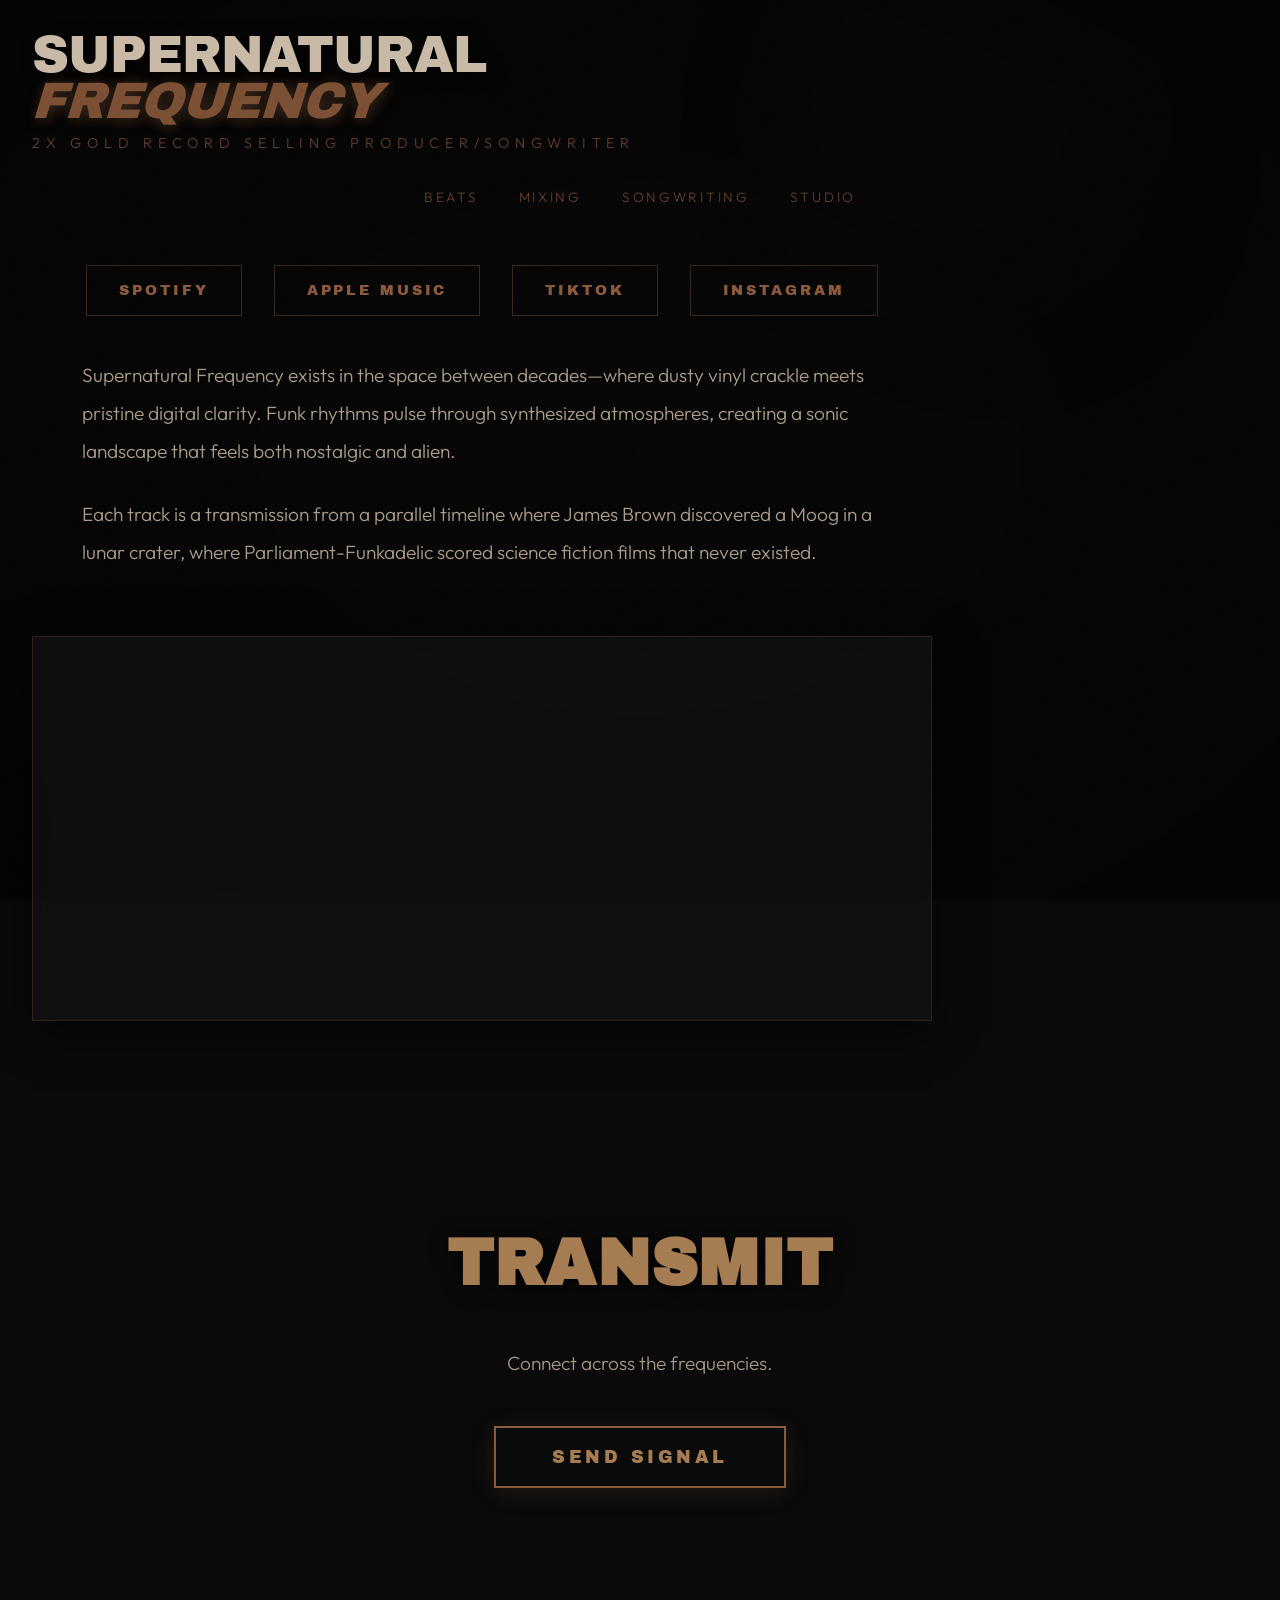
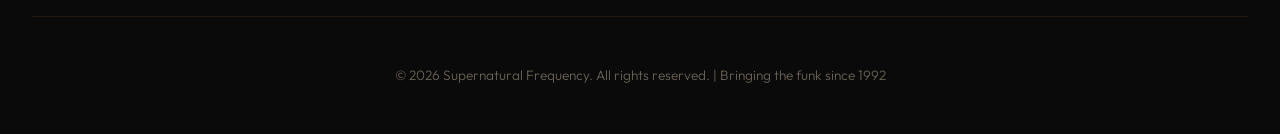
<file: index.html>
<!DOCTYPE html>
<html lang="en">
<head>
    <meta charset="UTF-8">
    <meta name="viewport" content="width=device-width, initial-scale=1.0">
    <title>Supernatural Frequency | Funk • Cosmic Grooves • Analog Soul</title>
    <link rel="preconnect" href="https://fonts.googleapis.com">
    <link rel="preconnect" href="https://fonts.gstatic.com" crossorigin>
    <link href="https://fonts.googleapis.com/css2?family=Archivo+Black&family=Outfit:wght@300;400;600;800&display=swap" rel="stylesheet">
    <style>
        :root {
            --space-black: #0a0a0a;
            --deep-void: #161616;
            --moon-dust: #c9b8a0;
            --burnt-copper: #8b5a3c;
            --dark-gold: #a67c52;
            --cosmic-teal: #2d5f5d;
            --blood-red: #8b2e2e;
            --muted-cream: #d4c4b0;
            --grain-overlay: url('data:image/svg+xml,<svg xmlns="http://www.w3.org/2000/svg" width="300" height="300"><filter id="noise"><feTurbulence type="fractalNoise" baseFrequency="0.9" numOctaves="4" stitchTiles="stitch"/></filter><rect width="300" height="300" filter="url(%23noise)" opacity="0.08"/></svg>');
        }

        * {
            margin: 0;
            padding: 0;
            box-sizing: border-box;
        }

        body {
            font-family: 'Outfit', sans-serif;
            background: var(--space-black);
            color: var(--moon-dust);
            overflow-x: hidden;
            line-height: 1.6;
        }

        /* Film grain overlay - on top, much lighter */
        body::before {
            content: '';
            position: fixed;
            top: 0;
            left: 0;
            width: 100%;
            height: 100%;
            background: var(--grain-overlay);
            pointer-events: none;
            z-index: 3;
            opacity: 0.05;
        }

        /* Cinematic vignette effect - middle, much lighter */
        body::after {
            content: '';
            position: fixed;
            top: 0;
            left: 0;
            width: 100%;
            height: 100%;
            background: radial-gradient(
                ellipse at center,
                rgba(0,0,0,0.0) 0%,
                rgba(0,0,0,0.3) 100%
            );
            pointer-events: none;
            z-index: 2;
        }

        /* ===== Analog Film Grain Background Video ===== */
        .bg-film {
            position: fixed;
            inset: 0;
            z-index: 1;
            overflow: hidden;
            pointer-events: none;
        }

        .bg-film video {
            width: 100%;
            height: 100%;
            object-fit: cover;
            opacity: 0.8;
            filter: none;
            transform: scale(1.0);
        }

        .bg-film::after {
            content: "";
            position: absolute;
            inset: 0;
            background: rgba(0,0,0,0.2);
            pointer-events: none;
        }

        @media (prefers-reduced-motion: reduce) {
            .bg-film video { display: none; }
        }

        /* Lunar Orb Background - much lighter */
        .vinyl-bg {
            position: fixed;
            top: -15%;
            right: -5%;
            width: 50vw;
            height: 50vw;
            max-width: 700px;
            max-height: 700px;
            border-radius: 50%;
            background: 
                radial-gradient(circle at 30% 30%, rgba(166, 124, 82, 0.08) 0%, transparent 50%),
                radial-gradient(circle at 50% 50%, rgba(45, 95, 93, 0.05) 0%, transparent 70%);
            opacity: 0.3;
            animation: float 30s ease-in-out infinite;
            z-index: 0;
            filter: blur(80px);
        }

        @keyframes float {
            0%, 100% { transform: translateY(0px); }
            50% { transform: translateY(-30px); }
        }

        .container {
            position: relative;
            z-index: 10;
            max-width: 1400px;
            margin: 0 auto;
            padding: 0 2rem;
        }

        /* Main Navigation */
        .main-nav {
            margin-top: 2rem;
            display: flex;
            gap: 2.5rem;
            justify-content: center;
            flex-wrap: wrap;
        }

        .main-nav a {
            color: var(--burnt-copper);
            text-decoration: none;
            font-size: 0.85rem;
            text-transform: uppercase;
            letter-spacing: 0.2em;
            font-weight: 300;
            transition: all 0.3s ease;
            opacity: 0.7;
            position: relative;
        }

        .main-nav a::after {
            content: '';
            position: absolute;
            bottom: -5px;
            left: 0;
            width: 0;
            height: 1px;
            background: var(--dark-gold);
            transition: width 0.3s ease;
        }

        .main-nav a:hover {
            opacity: 1;
            color: var(--dark-gold);
        }

        .main-nav a:hover::after {
            width: 100%;
        }

        /* Header */
        .brand-title {
            font-family: 'Archivo Black', sans-serif;
            font-size: clamp(2.2rem, 5vw, 3.2rem);
            line-height: 0.9;
            color: var(--muted-cream);
            text-transform: uppercase;
            letter-spacing: -0.02em;
            text-shadow: 3px 3px 18px rgba(0, 0, 0, 0.9);
            opacity: 0.95;
            animation: fadeInDown 1s ease-out;
        }

        .brand-title .highlight {
            display: block;
            color: var(--burnt-copper);
            font-style: italic;
            transform: skew(-3deg);
            text-shadow: 2px 2px 15px rgba(139, 90, 60, 0.5);
            opacity: 0.95;
        }

        header {
            padding: 2rem 0;
            position: relative;
            z-index: 10;
        }

        .tagline {
            font-size: clamp(0.75rem, 1.5vw, 0.9rem);
            color: var(--burnt-copper);
            margin-top: 0.5rem;
            letter-spacing: 0.4em;
            text-transform: uppercase;
            font-weight: 300;
            animation: fadeInDown 1s ease-out 0.2s backwards;
            opacity: 0.7;
        }

        @keyframes fadeInDown {
            from {
                opacity: 0;
                transform: translateY(-30px);
            }
            to {
                opacity: 1;
                transform: translateY(0);
            }
        }

        /* Hero Section */
        .hero {
            padding: 1rem 0 2rem;
            position: relative;
        }

        .hero-content {
            max-width: 900px;
        }

        .music-links {
            display: flex;
            gap: 2rem;
            justify-content: center;
            flex-wrap: wrap;
            margin: 0.5rem 0 2.5rem;
        }

        .music-link {
            padding: 0.8rem 2rem;
            background: transparent;
            color: var(--burnt-copper);
            font-family: 'Archivo Black', sans-serif;
            font-size: 0.9rem;
            text-transform: uppercase;
            text-decoration: none;
            letter-spacing: 0.2em;
            border: 1px solid rgba(139, 90, 60, 0.4);
            transition: all 0.4s ease;
            position: relative;
            overflow: hidden;
        }

        .music-link::before {
            content: '';
            position: absolute;
            top: 0;
            left: -100%;
            width: 100%;
            height: 100%;
            background: rgba(139, 90, 60, 0.2);
            transition: left 0.4s ease;
            z-index: -1;
        }

        .music-link:hover::before {
            left: 0;
        }

        .music-link:hover {
            color: var(--dark-gold);
            border-color: var(--burnt-copper);
        }

        .music-description {
            max-width: 800px;
            margin: 0 auto 4rem;
        }

        .music-description p {
            font-size: clamp(1rem, 2vw, 1.2rem);
            line-height: 2;
            color: var(--moon-dust);
            margin-bottom: 1.5rem;
            opacity: 0.85;
            font-weight: 300;
        }

        /* Spotify Embed */
        .spotify-embed {
            max-width: 900px;
            margin: 0 auto 4rem;
            padding: 0.75rem;
            background: rgba(22, 22, 22, 0.55);
            border: 1px solid rgba(139, 90, 60, 0.25);
            backdrop-filter: blur(10px);
            box-shadow: 0 10px 40px rgba(0, 0, 0, 0.6);
        }

        /* Contact Section */
        .contact {
            padding: 6rem 0 4rem;
            text-align: center;
        }

        .contact h2 {
            font-family: 'Archivo Black', sans-serif;
            font-size: clamp(2.5rem, 6vw, 4rem);
            color: var(--dark-gold);
            text-transform: uppercase;
            margin-bottom: 2rem;
            text-shadow: 2px 2px 20px rgba(0, 0, 0, 0.9);
            letter-spacing: 0.02em;
        }

        .contact p {
            font-size: 1.2rem;
            margin-bottom: 3rem;
            color: var(--moon-dust);
            opacity: 0.8;
            font-weight: 300;
        }

        .contact-button {
            display: inline-block;
            padding: 1.2rem 3.5rem;
            background: transparent;
            color: var(--dark-gold);
            font-family: 'Archivo Black', sans-serif;
            font-size: 1.1rem;
            text-transform: uppercase;
            text-decoration: none;
            letter-spacing: 0.2em;
            border: 2px solid var(--burnt-copper);
            box-shadow: 0 4px 25px rgba(139, 90, 60, 0.2);
            transition: all 0.4s ease;
            cursor: pointer;
        }

        .contact-button:hover {
            background: var(--burnt-copper);
            color: var(--space-black);
            box-shadow: 0 6px 35px rgba(139, 90, 60, 0.4);
        }

        /* Popup Modal */
        .service-modal {
            display: none;
            position: fixed;
            top: 0;
            left: 0;
            width: 100%;
            height: 100%;
            background: rgba(0, 0, 0, 0.85);
            z-index: 10000;
            align-items: center;
            justify-content: center;
            backdrop-filter: blur(10px);
        }

        .service-modal.active {
            display: flex;
        }

        .modal-content {
            background: linear-gradient(135deg, rgba(22, 22, 22, 0.95) 0%, rgba(10, 10, 10, 0.98) 100%);
            padding: 3rem;
            border: 2px solid var(--burnt-copper);
            max-width: 700px;
            width: 90%;
            position: relative;
            box-shadow: 0 20px 60px rgba(0, 0, 0, 0.9);
        }

        .modal-close {
            position: absolute;
            top: 1rem;
            right: 1rem;
            background: none;
            border: none;
            color: var(--burnt-copper);
            font-size: 2rem;
            cursor: pointer;
            transition: color 0.3s ease;
            line-height: 1;
        }

        .modal-close:hover {
            color: var(--dark-gold);
        }

        .modal-title {
            font-family: 'Archivo Black', sans-serif;
            font-size: 2rem;
            color: var(--dark-gold);
            text-transform: uppercase;
            margin-bottom: 1.5rem;
            text-align: center;
        }

        /* Service Selection Grid */
        .service-selection {
            display: grid;
            grid-template-columns: repeat(auto-fit, minmax(150px, 1fr));
            gap: 1.5rem;
            margin-top: 2rem;
        }

        .service-option {
            display: block;
            padding: 1.5rem;
            background: linear-gradient(135deg, rgba(22, 22, 22, 0.8) 0%, rgba(10, 10, 10, 0.9) 100%);
            border: 1px solid rgba(139, 90, 60, 0.3);
            text-align: center;
            text-decoration: none;
            transition: all 0.4s ease;
            backdrop-filter: blur(10px);
        }

        .service-option:hover {
            transform: translateY(-5px);
            border-color: rgba(139, 90, 60, 0.6);
            box-shadow: 0 10px 40px rgba(139, 90, 60, 0.15);
        }

        .service-option h3 {
            font-family: 'Archivo Black', sans-serif;
            font-size: 1.2rem;
            color: var(--dark-gold);
            text-transform: uppercase;
            margin-bottom: 0.5rem;
            letter-spacing: 0.05em;
        }

        .service-option p {
            color: var(--moon-dust);
            font-size: 0.85rem;
            opacity: 0.7;
        }

        /* Footer */
        footer {
            padding: 3rem 0;
            text-align: center;
            border-top: 1px solid rgba(139, 90, 60, 0.2);
            margin-top: 4rem;
        }

        footer p {
            color: var(--moon-dust);
            opacity: 0.5;
            font-size: 0.85rem;
            font-weight: 300;
        }

        /* Responsive */
        @media (max-width: 768px) {
            .container { padding: 0 1.25rem; }

            .vinyl-bg {
                width: 110vw;
                height: 110vw;
                top: -35%;
                right: -60%;
                filter: blur(90px);
                opacity: 0.28;
            }

            header {
                padding: 1.25rem 0 0.75rem;
                text-align: left;
            }

            .tagline {
                letter-spacing: 0.25em;
                margin-top: 0.4rem;
            }

            .main-nav {
                margin-top: 1.25rem;
                gap: 1rem;
            }

            .main-nav a {
                font-size: 0.75rem;
                letter-spacing: 0.14em;
                padding: 0.4rem 0;
            }

            .hero { padding: 3.5rem 0 4.5rem; }

            .music-links { gap: 1rem; }

            .music-link {
                width: 100%;
                text-align: center;
                padding: 0.9rem 1rem;
            }

            .spotify-embed {
                margin: 3.5rem auto 3rem;
                padding: 0.5rem;
            }

            .spotify-embed iframe {
                height: 300px;
            }
        }

        @media (max-width: 480px) {
            .main-nav {
                justify-content: flex-start;
                overflow-x: auto;
                -webkit-overflow-scrolling: touch;
                padding-bottom: 0.25rem;
            }

            .main-nav::-webkit-scrollbar { display: none; }
            .main-nav { -ms-overflow-style: none; scrollbar-width: none; }
        }
    </style>
</head>
<body>

    <!-- Analog Film Grain Background Video -->
    <div class="bg-film" aria-hidden="true">
        <video autoplay muted loop playsinline preload="metadata">
            <source src="media/film-grain.mp4" type="video/mp4">
        </video>
    </div>

    <div class="vinyl-bg"></div>

    <div class="container">
        <header>
            <div class="brand-title">Supernatural<span class="highlight">Frequency</span></div>
            <div class="tagline">2x Gold Record Selling Producer/Songwriter</div>
            <nav class="main-nav">
                <a href="beats.html">Beats</a>
                <a href="mixing-mastering.html">Mixing</a>
                <a href="songwriting.html">Songwriting</a>
                <a href="studio.html">Studio</a>
            </nav>
        </header>

        <section class="hero">
            <div class="hero-content">
                <div class="music-links">
                    <a href="https://open.spotify.com/artist/1Nczxk8LIogZLxNYb9edKp" target="_blank" class="music-link">Spotify</a>
                    <a href="https://music.apple.com/us/artist/supernatural-frequency/1502204967" target="_blank" class="music-link">Apple Music</a>
                    <a href="https://tiktok.com/@supernatural_frequency" target="_blank" class="music-link">TikTok</a>
                    <a href="https://instagram.com/supernaturalfrequency" target="_blank" class="music-link">Instagram</a>
                </div>

                <div class="music-description">
                    <p>
                        Supernatural Frequency exists in the space between decades—where dusty vinyl crackle meets pristine digital clarity. 
                        Funk rhythms pulse through synthesized atmospheres, creating a sonic landscape that feels both nostalgic and alien.
                    </p>
                    <p>
                        Each track is a transmission from a parallel timeline where James Brown discovered a Moog in a lunar crater, 
                        where Parliament-Funkadelic scored science fiction films that never existed.
                    </p>
                </div>

                <div class="spotify-embed">
                    <iframe
                        data-testid="embed-iframe"
                        style="border-radius:12px"
                        src="https://open.spotify.com/embed/artist/1Nczxk8LIogZLxNYb9edKp?utm_source=generator&theme=0"
                        width="100%"
                        height="352"
                        frameborder="0"
                        allow="autoplay; clipboard-write; encrypted-media; fullscreen; picture-in-picture"
                        loading="lazy">
                    </iframe>
                </div>
            </div>
        </section>

        <section class="contact">
            <h2>Transmit</h2>
            <p>Connect across the frequencies.</p>
            <button type="button" class="contact-button" id="sendSignalBtn">Send Signal</button>
        </section>

        <!-- Service Selection Modal -->
        <div class="service-modal" id="serviceModal">
            <div class="modal-content">
                <button type="button" class="modal-close" id="closeModal">&times;</button>
                <h3 class="modal-title">Select Service</h3>
                
                <div class="service-selection">
                    <a href="beats.html" class="service-option">
                        <h3>Beats</h3>
                        <p>Custom production</p>
                    </a>
                    
                    <a href="mixing-mastering.html" class="service-option">
                        <h3>Mixing/Mastering</h3>
                        <p>Professional polish</p>
                    </a>
                    
                    <a href="songwriting.html" class="service-option">
                        <h3>Songwriting</h3>
                        <p>Collaborative creation</p>
                    </a>
                    
                    <a href="studio.html" class="service-option">
                        <h3>Studio</h3>
                        <p>Book a session</p>
                    </a>
                </div>
            </div>
        </div>

        <footer>
            <p>&copy; 2026 Supernatural Frequency. All rights reserved. | Bringing the funk since 1992</p>
        </footer>
    </div>

    <script>
        // Popup modal functionality
        document.addEventListener('DOMContentLoaded', function() {
            const sendSignalBtn = document.getElementById('sendSignalBtn');
            const serviceModal = document.getElementById('serviceModal');
            const closeModal = document.getElementById('closeModal');

            if (sendSignalBtn && serviceModal && closeModal) {
                sendSignalBtn.addEventListener('click', function() {
                    serviceModal.classList.add('active');
                });

                closeModal.addEventListener('click', function() {
                    serviceModal.classList.remove('active');
                });

                // Close modal when clicking outside
                serviceModal.addEventListener('click', function(e) {
                    if (e.target === serviceModal) {
                        serviceModal.classList.remove('active');
                    }
                });
            }
        });
    </script>
</body>
</html>
</file>
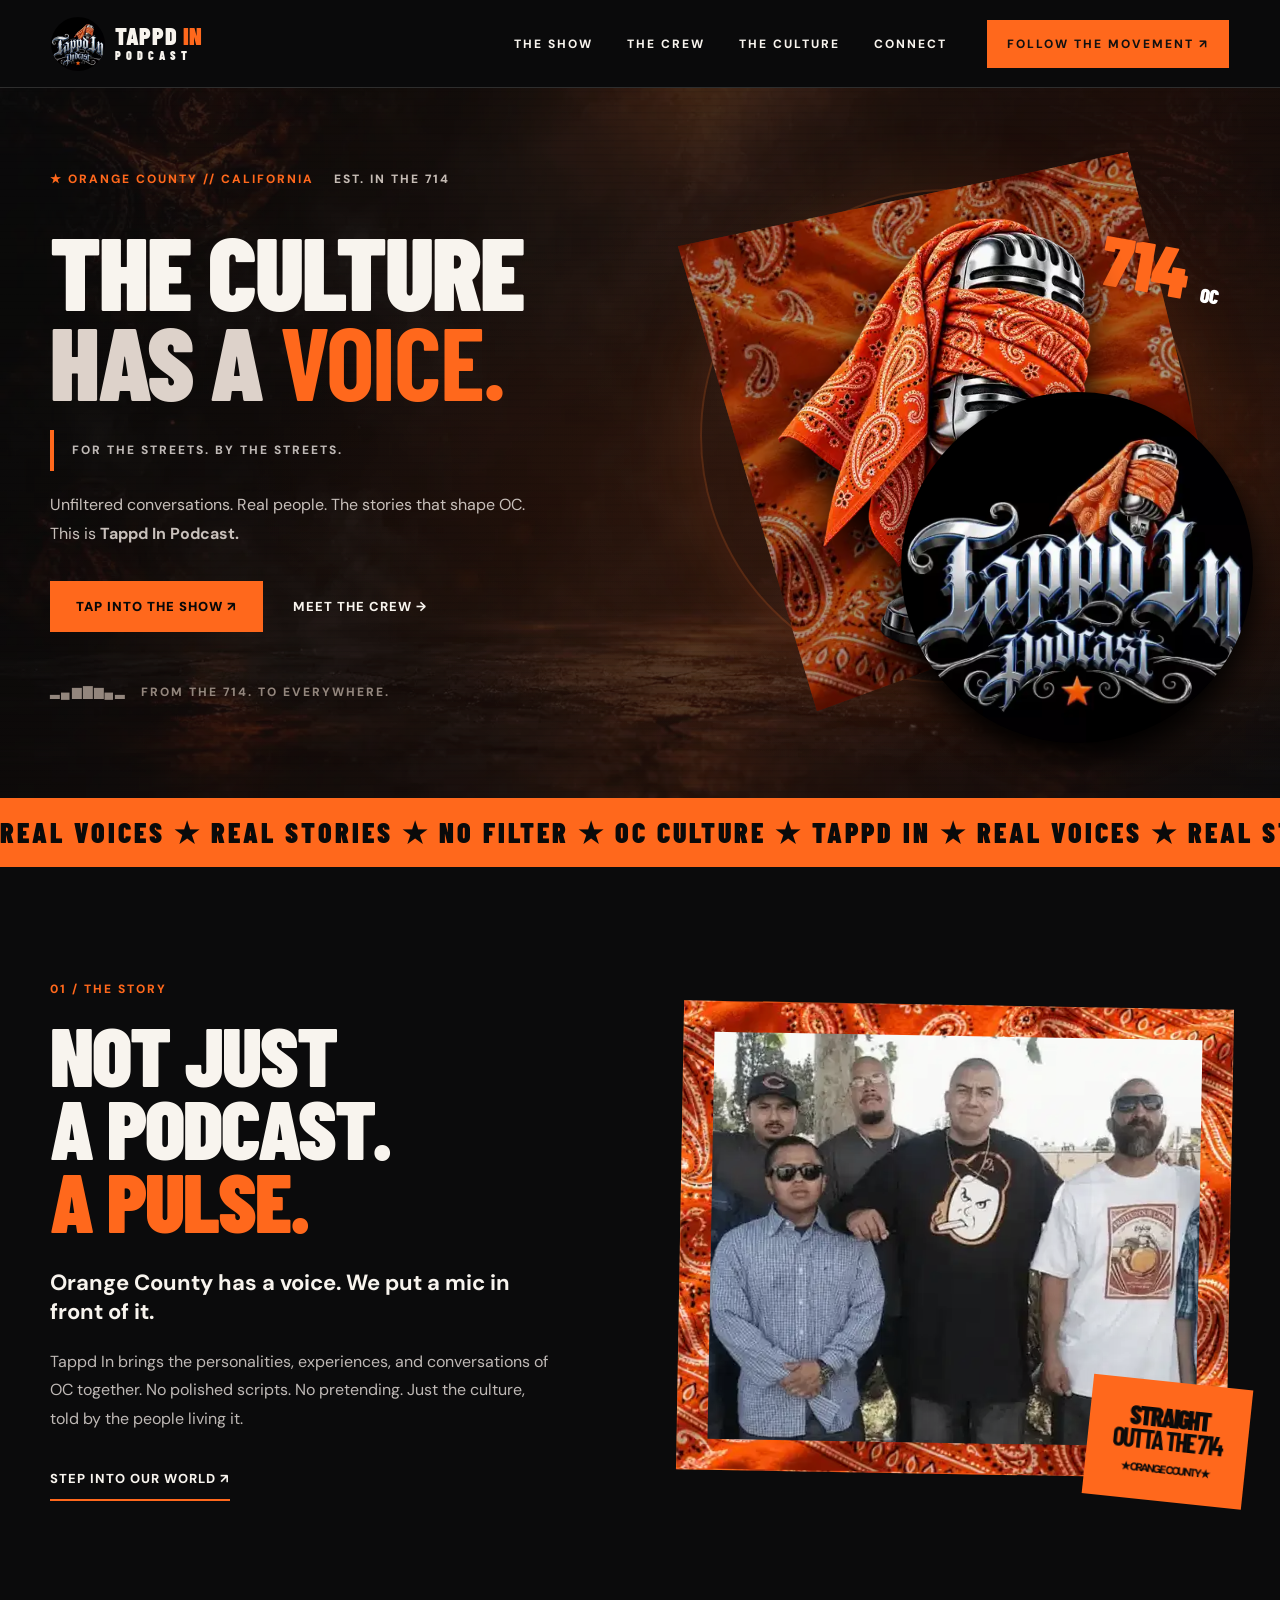
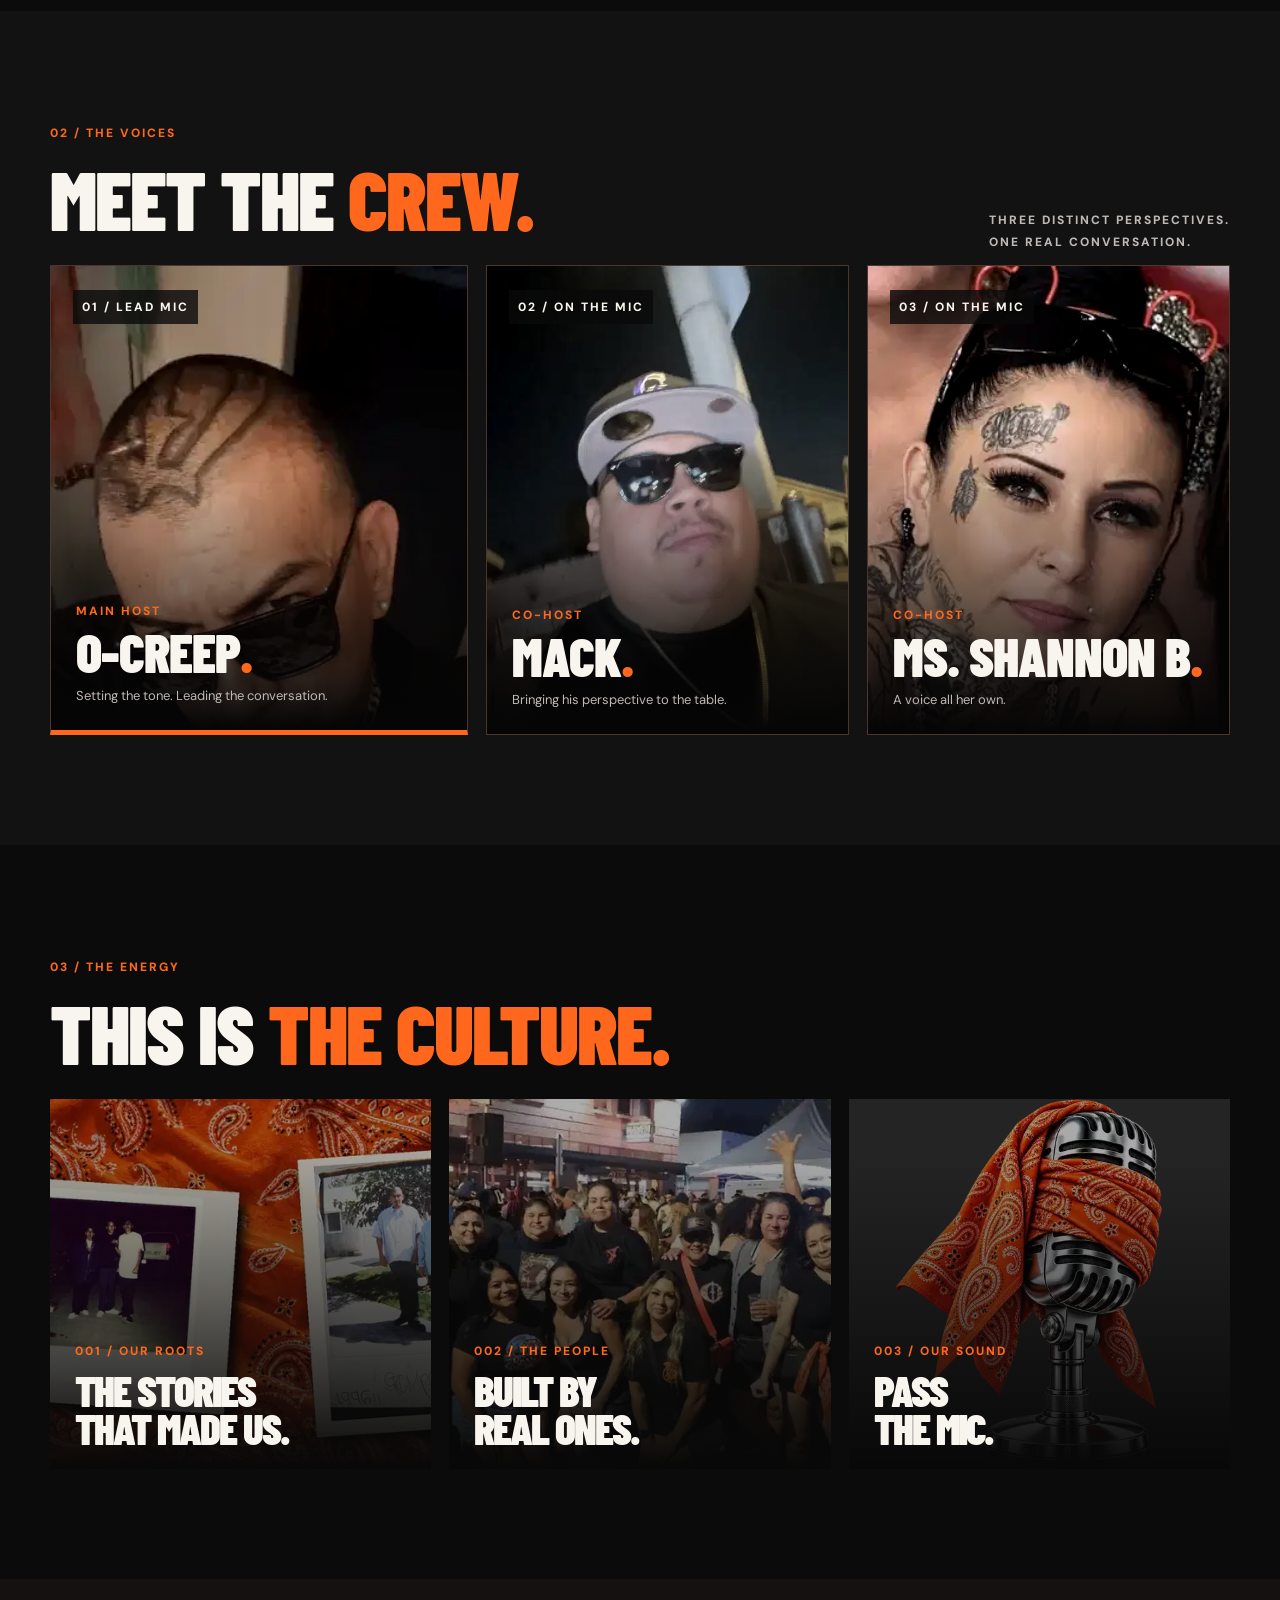
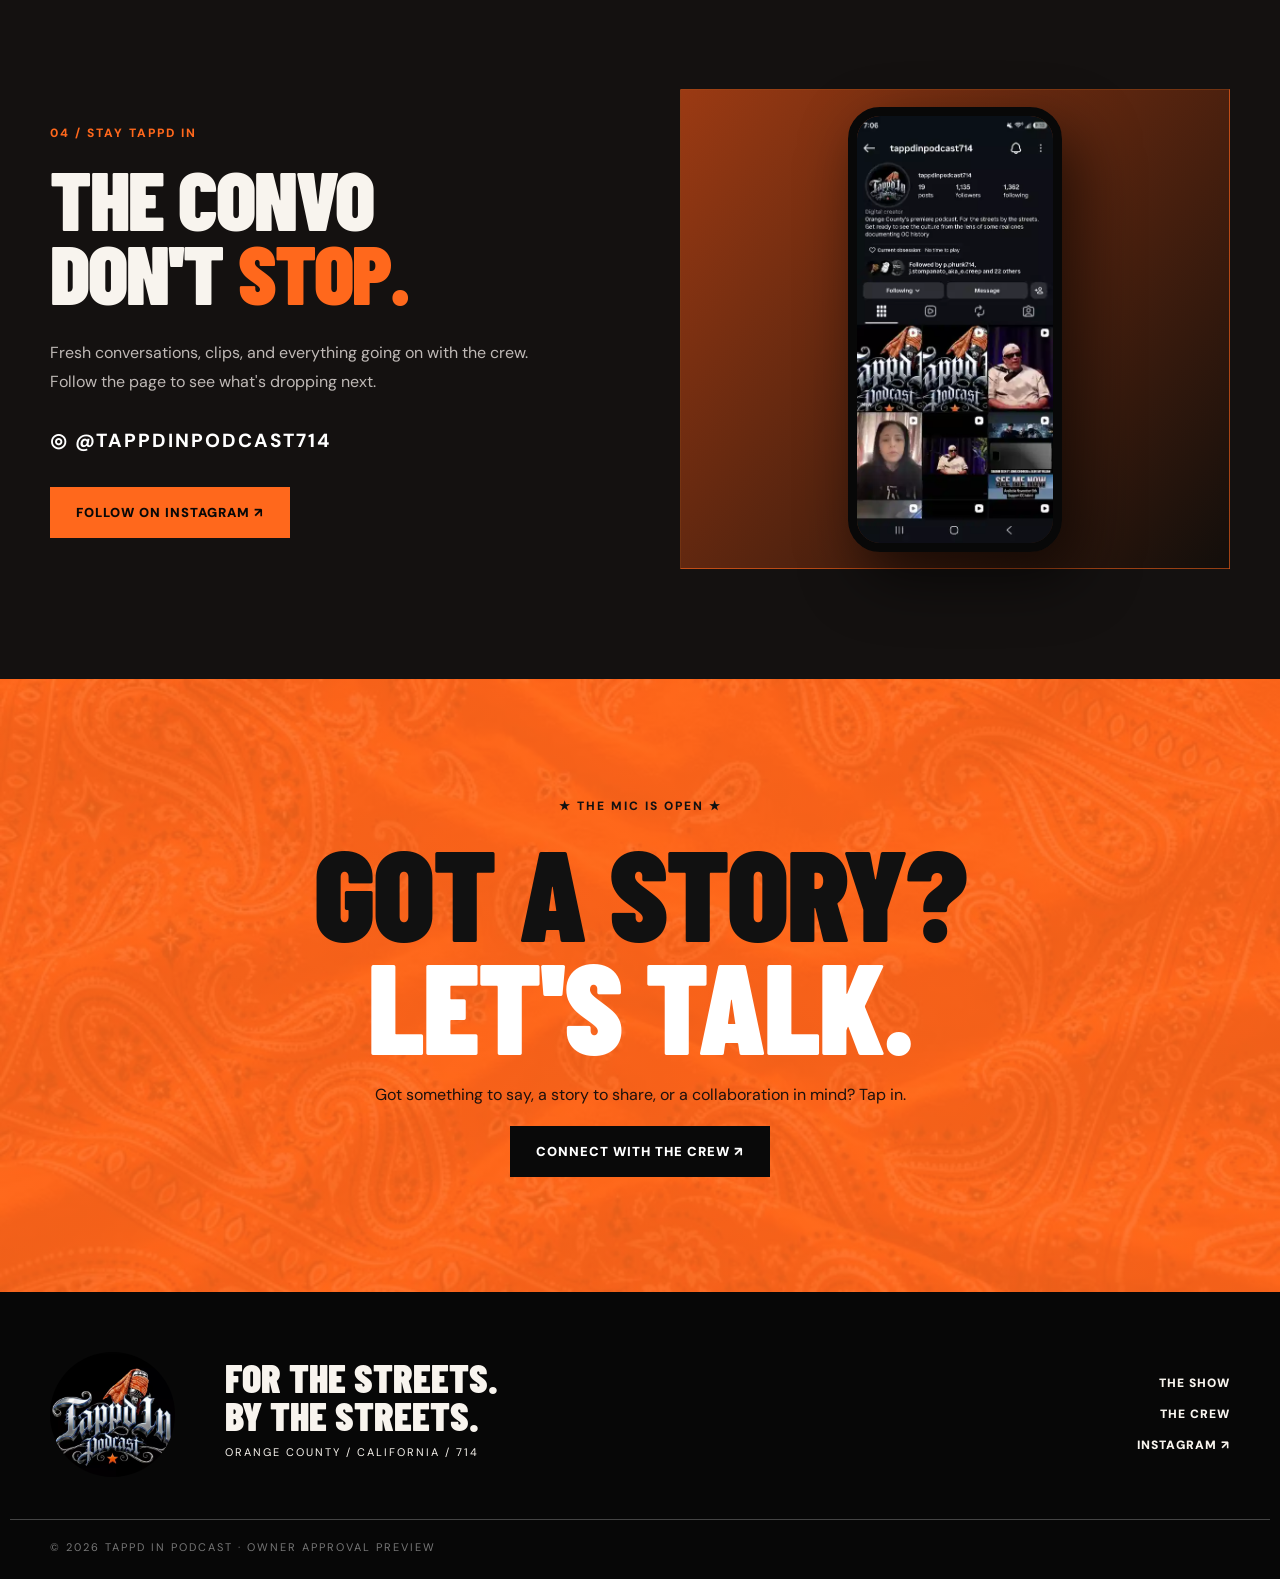
<file: preview/tappd-in-714/index.html>
<!DOCTYPE html><html lang="en"><head><meta charset="utf-8"><meta name="viewport" content="width=device-width,initial-scale=1"><meta name="theme-color" content="#0a0a0b"><title>Tappd In Podcast — For The Streets. By The Streets.</title><meta name="robots" content="noindex, nofollow, noarchive"><meta name="description" content="Tappd In Podcast — Orange County culture, real voices, unfiltered stories. With O-Creep, Mack and Ms. Shannon B."><meta property="og:image" content="assets/logo.webp"><link rel="icon" href="assets/favicon.png"><link rel="preconnect" href="https://fonts.googleapis.com"><link href="https://fonts.googleapis.com/css2?family=Barlow+Condensed:wght@500;600;700;800;900&family=DM+Sans:wght@400;500;700&display=swap" rel="stylesheet"><link rel="stylesheet" href="assets/styles.css"></head><body><header><a class="brand" href="#home"><img src="assets/logo.webp" alt=""><span>TAPPD <em>IN</em><small>PODCAST</small></span></a><nav id="nav"><a href="#about">THE SHOW</a><a href="#crew">THE CREW</a><a href="#culture">THE CULTURE</a><a href="#connect">CONNECT</a></nav><a class="follow top" href="https://instagram.com/tappdinpodcast714" target="_blank" rel="noopener">FOLLOW THE MOVEMENT ↗</a><button id="menubtn" aria-label="Open menu" aria-expanded="false">☰</button></header><main><section class="hero" id="home"><div class="hero-inner"><div class="hero-text"><div class="eyebrow">★ ORANGE COUNTY // CALIFORNIA <span>EST. IN THE 714</span></div><h1>THE CULTURE<br><span>HAS A </span><b>VOICE.</b></h1><p class="tag">FOR THE STREETS. BY THE STREETS.</p><p>Unfiltered conversations. Real people. The stories that shape OC. This is <strong>Tappd In Podcast.</strong></p><div class="actions"><a class="btn" href="https://instagram.com/tappdinpodcast714" target="_blank" rel="noopener">TAP INTO THE SHOW ↗</a><a class="simple" href="#crew">MEET THE CREW →</a></div><div class="minor">▂▄▆▇▆▄▂ &nbsp; FROM THE 714. TO EVERYWHERE.</div></div><div class="hero-art"><div class="hero-bandana"></div><div class="stamp">714 <small>OC</small></div><img class="mic" src="assets/chrome-mic.webp" alt="Chrome microphone with orange bandana"><img class="biglogo" src="assets/logo.webp" alt="Tappd In Podcast original logo"></div></div></section><div class="ticker"><div>REAL VOICES ★ REAL STORIES ★ NO FILTER ★ OC CULTURE ★ TAPPD IN ★ REAL VOICES ★ REAL STORIES ★ NO FILTER ★</div></div><section class="about section" id="about"><div class="wrap split"><div><span class="index">01 / THE STORY</span><h2>NOT JUST<br>A PODCAST.<br><em>A PULSE.</em></h2><h3>Orange County has a voice. We put a mic in front of it.</h3><p>Tappd In brings the personalities, experiences, and conversations of OC together. No polished scripts. No pretending. Just the culture, told by the people living it.</p><a class="line-link" href="https://instagram.com/tappdinpodcast714" target="_blank" rel="noopener">STEP INTO OUR WORLD ↗</a></div><div class="about-visual"><img src="assets/crew-photo.webp" alt="Tappd In community"><div class="sticker">STRAIGHT<br><b>OUTTA THE 714</b><small>★ ORANGE COUNTY ★</small></div></div></div></section><section class="section crew" id="crew"><div class="wrap"><div class="sectionhead"><div><span class="index">02 / THE VOICES</span><h2>MEET THE <em>CREW.</em></h2></div><p>THREE DISTINCT PERSPECTIVES.<br>ONE REAL CONVERSATION.</p></div><div class="hostgrid"><article class="host lead"><img src="assets/o-creep.webp" alt="O-Creep"><span class="num">01 / LEAD MIC</span><div class="hosttitle"><small>MAIN HOST</small><h3>O-CREEP<span>.</span></h3><p>Setting the tone. Leading the conversation.</p></div></article><article class="host"><img src="assets/mack.webp" alt="Mack"><span class="num">02 / ON THE MIC</span><div class="hosttitle"><small>CO-HOST</small><h3>MACK<span>.</span></h3><p>Bringing his perspective to the table.</p></div></article><article class="host"><img src="assets/shannon.webp" alt="Ms. Shannon B"><span class="num">03 / ON THE MIC</span><div class="hosttitle"><small>CO-HOST</small><h3>MS. SHANNON B<span>.</span></h3><p>A voice all her own.</p></div></article></div></div></section><section class="section culture" id="culture"><div class="wrap"><span class="index">03 / THE ENERGY</span><h2>THIS IS <em>THE CULTURE.</em></h2><div class="culturegrid"><article><img src="assets/origins.webp" alt="Orange bandana and historical photographs"><div><small>001 / OUR ROOTS</small><h3>THE STORIES<br>THAT MADE US.</h3></div></article><article><img src="assets/community.webp" alt="Podcast community"><div><small>002 / THE PEOPLE</small><h3>BUILT BY<br>REAL ONES.</h3></div></article><article><img src="assets/chrome-mic.webp" alt="Microphone with orange bandana"><div><small>003 / OUR SOUND</small><h3>PASS<br>THE MIC.</h3></div></article></div></div></section><section class="section social"><div class="wrap split"><div><span class="index">04 / STAY TAPPD IN</span><h2>THE CONVO<br>DON'T <em>STOP.</em></h2><p>Fresh conversations, clips, and everything going on with the crew. Follow the page to see what's dropping next.</p><p class="handle">◎ @TAPPDINPODCAST714</p><a class="btn" href="https://instagram.com/tappdinpodcast714" target="_blank" rel="noopener">FOLLOW ON INSTAGRAM ↗</a></div><div class="phonewrap"><img class="phone" src="assets/instagram-profile.webp" alt="Instagram profile for Tappd In Podcast"></div></div></section><section class="contact" id="connect"><div class="wrap"><span class="index">★ THE MIC IS OPEN ★</span><h2>GOT A STORY?<br><span>LET'S TALK.</span></h2><p>Got something to say, a story to share, or a collaboration in mind? Tap in.</p><a class="btn dark" href="https://instagram.com/tappdinpodcast714" target="_blank" rel="noopener">CONNECT WITH THE CREW ↗</a></div></section></main><footer><div class="wrap foot"><img src="assets/logo.webp" alt="Tappd In Podcast"><div><h3>FOR THE STREETS.<br>BY THE STREETS.</h3><p>ORANGE COUNTY / CALIFORNIA / 714</p></div><div><a href="#about">THE SHOW</a><a href="#crew">THE CREW</a><a href="https://instagram.com/tappdinpodcast714" target="_blank" rel="noopener">INSTAGRAM ↗</a></div></div><div class="wrap copyright">© 2026 TAPPD IN PODCAST · OWNER APPROVAL PREVIEW</div></footer><script src="assets/main.js"></script></body></html>
</file>
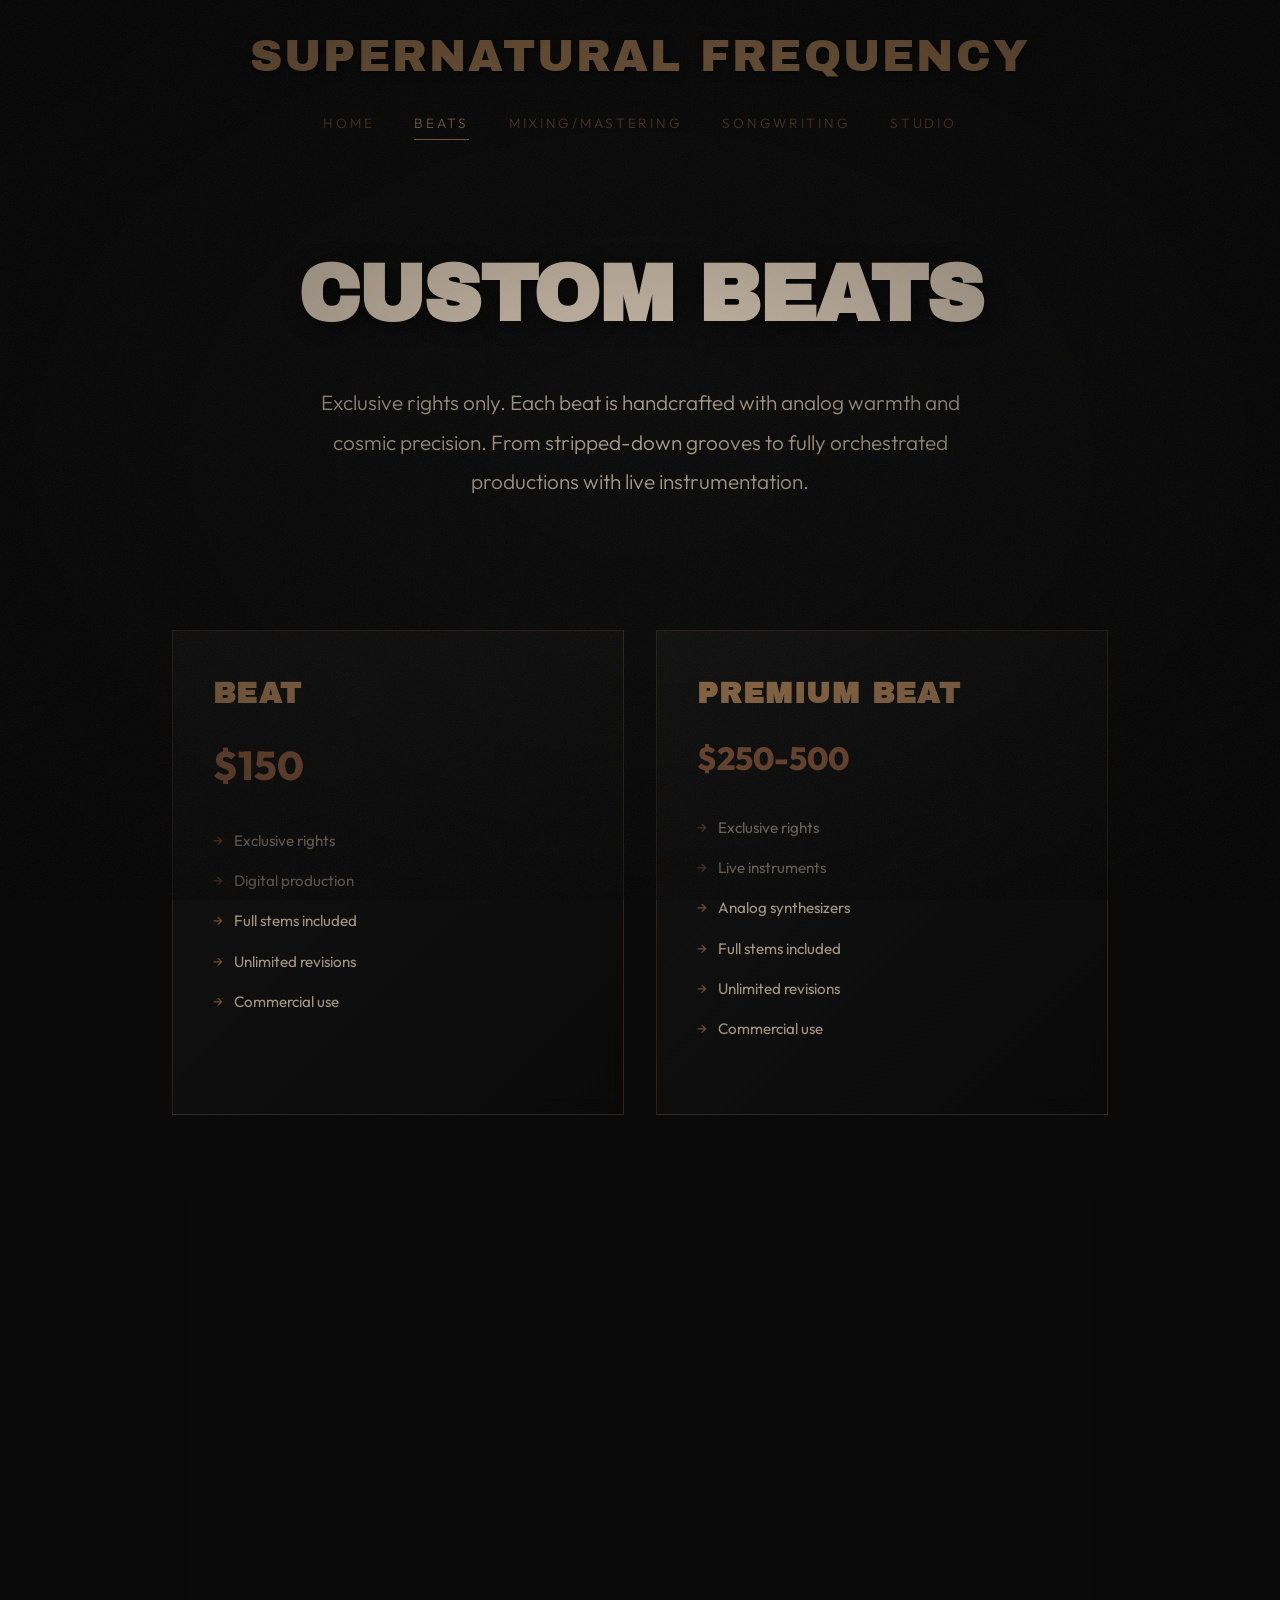
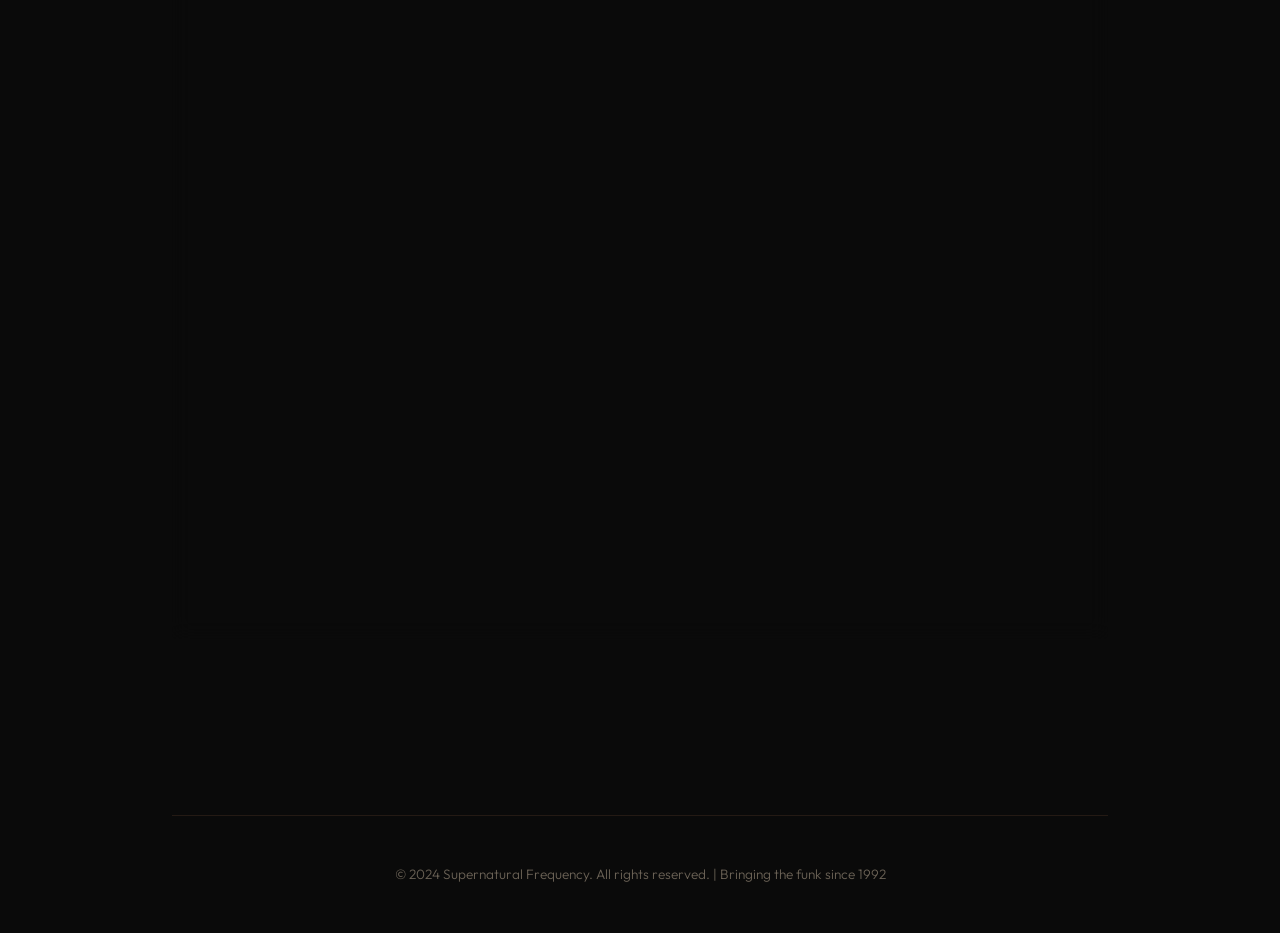
<file: beats.html>
<!DOCTYPE html>
<html lang="en">
<head>
    <meta charset="UTF-8">
    <meta name="viewport" content="width=device-width, initial-scale=1.0">
    <title>Custom Beats | Supernatural Frequency</title>
    <link rel="preconnect" href="https://fonts.googleapis.com">
    <link rel="preconnect" href="https://fonts.gstatic.com" crossorigin>
    <link href="https://fonts.googleapis.com/css2?family=Archivo+Black&family=Outfit:wght@300;400;600;800&display=swap" rel="stylesheet">
    <style>
        :root {
            --space-black: #0a0a0a;
            --deep-void: #161616;
            --moon-dust: #c9b8a0;
            --burnt-copper: #8b5a3c;
            --dark-gold: #a67c52;
            --cosmic-teal: #2d5f5d;
            --blood-red: #8b2e2e;
            --muted-cream: #d4c4b0;
            --grain-overlay: url('data:image/svg+xml,<svg xmlns="http://www.w3.org/2000/svg" width="300" height="300"><filter id="noise"><feTurbulence type="fractalNoise" baseFrequency="0.9" numOctaves="4" stitchTiles="stitch"/></filter><rect width="300" height="300" filter="url(%23noise)" opacity="0.08"/></svg>');
        }

        * {
            margin: 0;
            padding: 0;
            box-sizing: border-box;
        }

        body {
            font-family: 'Outfit', sans-serif;
            background: var(--space-black);
            color: var(--moon-dust);
            overflow-x: hidden;
            line-height: 1.6;
        }

        body::before {
            content: '';
            position: fixed;
            top: 0;
            left: 0;
            width: 100%;
            height: 100%;
            background: var(--grain-overlay);
            pointer-events: none;
            z-index: 9999;
            opacity: 0.8;
        }

        body::after {
            content: '';
            position: fixed;
            top: 0;
            left: 0;
            width: 100%;
            height: 100%;
            background: radial-gradient(ellipse at center, transparent 0%, rgba(0,0,0,0.6) 100%);
            pointer-events: none;
            z-index: 9998;
        }

        .container {
            position: relative;
            z-index: 1;
            max-width: 1000px;
            margin: 0 auto;
            padding: 0 2rem;
        }

        /* Header */
        header {
            padding: 2rem 0;
            text-align: center;
        }

        .logo {
            font-family: 'Archivo Black', sans-serif;
            font-size: clamp(1.8rem, 4vw, 2.8rem);
            color: var(--dark-gold);
            text-transform: uppercase;
            letter-spacing: 0.05em;
            line-height: 1.1;
            text-shadow: 2px 2px 8px rgba(0, 0, 0, 0.8);
            opacity: 0.9;
        }

        .logo a {
            color: inherit;
            text-decoration: none;
        }

        .main-nav {
            margin-top: 2rem;
            display: flex;
            gap: 2.5rem;
            justify-content: center;
            flex-wrap: wrap;
        }

        .main-nav a {
            color: var(--burnt-copper);
            text-decoration: none;
            font-size: 0.85rem;
            text-transform: uppercase;
            letter-spacing: 0.2em;
            font-weight: 300;
            transition: all 0.3s ease;
            opacity: 0.7;
            position: relative;
        }

        .main-nav a::after {
            content: '';
            position: absolute;
            bottom: -5px;
            left: 0;
            width: 0;
            height: 1px;
            background: var(--dark-gold);
            transition: width 0.3s ease;
        }

        .main-nav a:hover,
        .main-nav a.active {
            opacity: 1;
            color: var(--dark-gold);
        }

        .main-nav a:hover::after,
        .main-nav a.active::after {
            width: 100%;
        }

        /* Page Content */
        .page-header {
            padding: 4rem 0 2rem;
            text-align: center;
        }

        .page-title {
            font-family: 'Archivo Black', sans-serif;
            font-size: clamp(3rem, 8vw, 5rem);
            color: var(--muted-cream);
            text-transform: uppercase;
            margin-bottom: 1.5rem;
            letter-spacing: -0.02em;
            text-shadow: 3px 3px 20px rgba(0, 0, 0, 0.9);
        }

        .page-subtitle {
            font-size: clamp(1rem, 2vw, 1.3rem);
            color: var(--moon-dust);
            opacity: 0.85;
            font-weight: 300;
            max-width: 700px;
            margin: 0 auto 3rem;
            line-height: 1.9;
        }

        /* Pricing Cards */
        .pricing-section {
            padding: 3rem 0;
        }

        .pricing-grid {
            display: grid;
            grid-template-columns: repeat(auto-fit, minmax(300px, 1fr));
            gap: 2rem;
            margin-bottom: 4rem;
        }

        .pricing-card {
            background: linear-gradient(135deg, rgba(22, 22, 22, 0.8) 0%, rgba(10, 10, 10, 0.9) 100%);
            padding: 2.5rem;
            border: 1px solid rgba(139, 90, 60, 0.3);
            position: relative;
            transition: all 0.5s ease;
            backdrop-filter: blur(10px);
        }

        .pricing-card:hover {
            transform: translateY(-5px);
            border-color: rgba(139, 90, 60, 0.6);
            box-shadow: 0 10px 40px rgba(139, 90, 60, 0.15);
        }

        .pricing-card h3 {
            font-family: 'Archivo Black', sans-serif;
            font-size: 1.8rem;
            color: var(--dark-gold);
            margin-bottom: 1rem;
            text-transform: uppercase;
            letter-spacing: 0.05em;
        }

        .price {
            font-size: 2.5rem;
            color: var(--burnt-copper);
            font-weight: 800;
            margin-bottom: 1.5rem;
        }

        .price-range {
            font-size: 2rem;
        }

        .pricing-card ul {
            list-style: none;
            margin-bottom: 1.5rem;
        }

        .pricing-card li {
            padding: 0.5rem 0;
            color: var(--moon-dust);
            opacity: 0.8;
            font-size: 0.95rem;
        }

        .pricing-card li::before {
            content: "→ ";
            color: var(--burnt-copper);
            margin-right: 0.5rem;
        }

        /* Form */
        .booking-form {
            background: linear-gradient(135deg, rgba(22, 22, 22, 0.8) 0%, rgba(10, 10, 10, 0.9) 100%);
            padding: 3rem;
            border: 1px solid rgba(139, 90, 60, 0.3);
            backdrop-filter: blur(10px);
            margin: 4rem 0;
        }

        .form-title {
            font-family: 'Archivo Black', sans-serif;
            font-size: 2rem;
            color: var(--dark-gold);
            text-transform: uppercase;
            margin-bottom: 2rem;
            text-align: center;
        }

        .form-group {
            margin-bottom: 1.5rem;
        }

        label {
            display: block;
            color: var(--burnt-copper);
            font-size: 0.9rem;
            text-transform: uppercase;
            letter-spacing: 0.1em;
            margin-bottom: 0.5rem;
            font-weight: 600;
        }

        input,
        select,
        textarea {
            width: 100%;
            padding: 1rem;
            background: rgba(10, 10, 10, 0.5);
            border: 1px solid rgba(139, 90, 60, 0.3);
            color: var(--moon-dust);
            font-family: 'Outfit', sans-serif;
            font-size: 1rem;
            transition: all 0.3s ease;
        }

        input:focus,
        select:focus,
        textarea:focus {
            outline: none;
            border-color: var(--burnt-copper);
            background: rgba(10, 10, 10, 0.8);
        }

        textarea {
            resize: vertical;
            min-height: 120px;
        }

        .form-row {
            display: grid;
            grid-template-columns: 1fr 1fr;
            gap: 1.5rem;
        }

        .submit-btn {
            width: 100%;
            padding: 1.2rem;
            background: transparent;
            color: var(--dark-gold);
            font-family: 'Archivo Black', sans-serif;
            font-size: 1rem;
            text-transform: uppercase;
            letter-spacing: 0.2em;
            border: 2px solid var(--burnt-copper);
            cursor: pointer;
            transition: all 0.4s ease;
            margin-top: 1rem;
        }

        .submit-btn:hover {
            background: var(--burnt-copper);
            color: var(--space-black);
            box-shadow: 0 6px 30px rgba(139, 90, 60, 0.4);
        }

        footer {
            padding: 3rem 0;
            text-align: center;
            border-top: 1px solid rgba(139, 90, 60, 0.2);
            margin-top: 4rem;
        }

        footer p {
            color: var(--moon-dust);
            opacity: 0.5;
            font-size: 0.85rem;
            font-weight: 300;
        }

        @media (max-width: 768px) {
            .form-row {
                grid-template-columns: 1fr;
            }

            .pricing-grid {
                grid-template-columns: 1fr;
            }
        }
    </style>
</head>
<body>
    <div class="container">
        <header>
            <div class="logo"><a href="index.html">Supernatural Frequency</a></div>
            <nav class="main-nav">
                <a href="index.html">Home</a>
                <a href="beats.html" class="active">Beats</a>
                <a href="mixing-mastering.html">Mixing/Mastering</a>
                <a href="songwriting.html">Songwriting</a>
                <a href="studio.html">Studio</a>
            </nav>
        </header>

        <section class="page-header">
            <h1 class="page-title">Custom Beats</h1>
            <p class="page-subtitle">
                Exclusive rights only. Each beat is handcrafted with analog warmth and cosmic precision. 
                From stripped-down grooves to fully orchestrated productions with live instrumentation.
            </p>
        </section>

        <section class="pricing-section">
            <div class="pricing-grid">
                <div class="pricing-card">
                    <h3>Beat</h3>
                    <div class="price">$150</div>
                    <ul>
                        <li>Exclusive rights</li>
                        <li>Digital production</li>
                        <li>Full stems included</li>
                        <li>Unlimited revisions</li>
                        <li>Commercial use</li>
                    </ul>
                </div>

                <div class="pricing-card">
                    <h3>Premium Beat</h3>
                    <div class="price price-range">$250-500</div>
                    <ul>
                        <li>Exclusive rights</li>
                        <li>Live instruments</li>
                        <li>Analog synthesizers</li>
                        <li>Full stems included</li>
                        <li>Unlimited revisions</li>
                        <li>Commercial use</li>
                    </ul>
                </div>
            </div>

            <div class="booking-form">
                <h2 class="form-title">Request a Custom Beat</h2>
                <form action="https://formspree.io/f/mqelqenq" method="POST">
                    <input type="hidden" name="_subject" value="New Beat Request - Supernatural Frequency">
                    
                    <div class="form-row">
                        <div class="form-group">
                            <label for="name">Name / Artist Name</label>
                            <input type="text" id="name" name="Name" required>
                        </div>
                        <div class="form-group">
                            <label for="email">Email</label>
                            <input type="email" id="email" name="Email" required>
                        </div>
                    </div>

                    <div class="form-group">
                        <label for="beat-type">Beat Type</label>
                        <select id="beat-type" name="Beat Type" required>
                            <option value="">Select type...</option>
                            <option value="beat">Beat ($150)</option>
                            <option value="premium">Premium Beat ($250-500)</option>
                        </select>
                    </div>

                    <div class="form-row">
                        <div class="form-group">
                            <label for="genre">Genre / Style</label>
                            <input type="text" id="genre" name="Genre" placeholder="e.g., Funk, Neo-Soul, Hip-Hop" required>
                        </div>
                        <div class="form-group">
                            <label for="bpm">BPM Preference (Optional)</label>
                            <input type="text" id="bpm" name="BPM" placeholder="e.g., 90-100">
                        </div>
                    </div>

                    <div class="form-group">
                        <label for="references">Reference Tracks (Optional)</label>
                        <textarea id="references" name="References" placeholder="Share links or describe the vibe you're going for..."></textarea>
                    </div>

                    <div class="form-group">
                        <label for="timeline">Timeline / Deadline</label>
                        <input type="text" id="timeline" name="Timeline" placeholder="e.g., 2 weeks, ASAP, flexible" required>
                    </div>

                    <div class="form-group">
                        <label for="additional">Additional Notes</label>
                        <textarea id="additional" name="Additional Notes" placeholder="Any other details we should know..."></textarea>
                    </div>

                    <button type="submit" class="submit-btn">Send Request</button>
                </form>
            </div>
        </section>

        <footer>
            <p>&copy; 2024 Supernatural Frequency. All rights reserved. | Bringing the funk since 1992</p>
        </footer>
    </div>
</body>
</html>
</file>
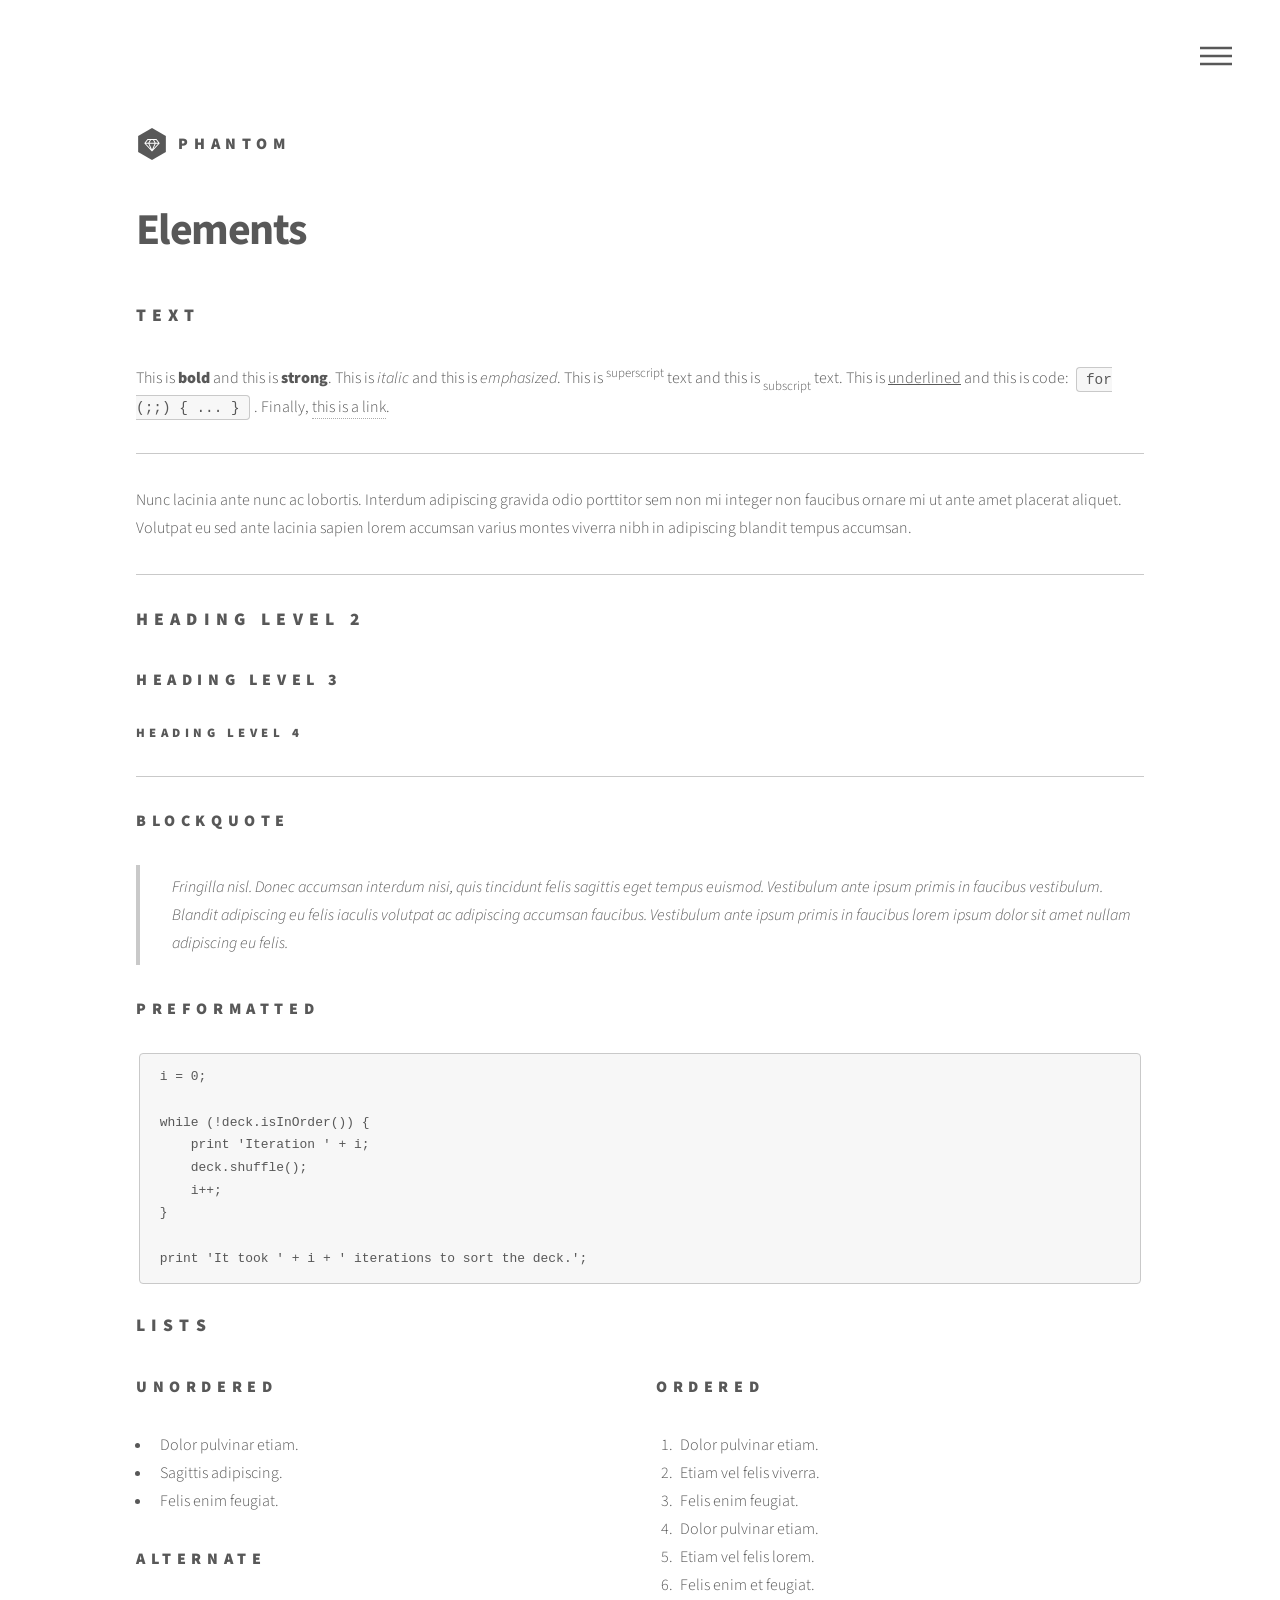
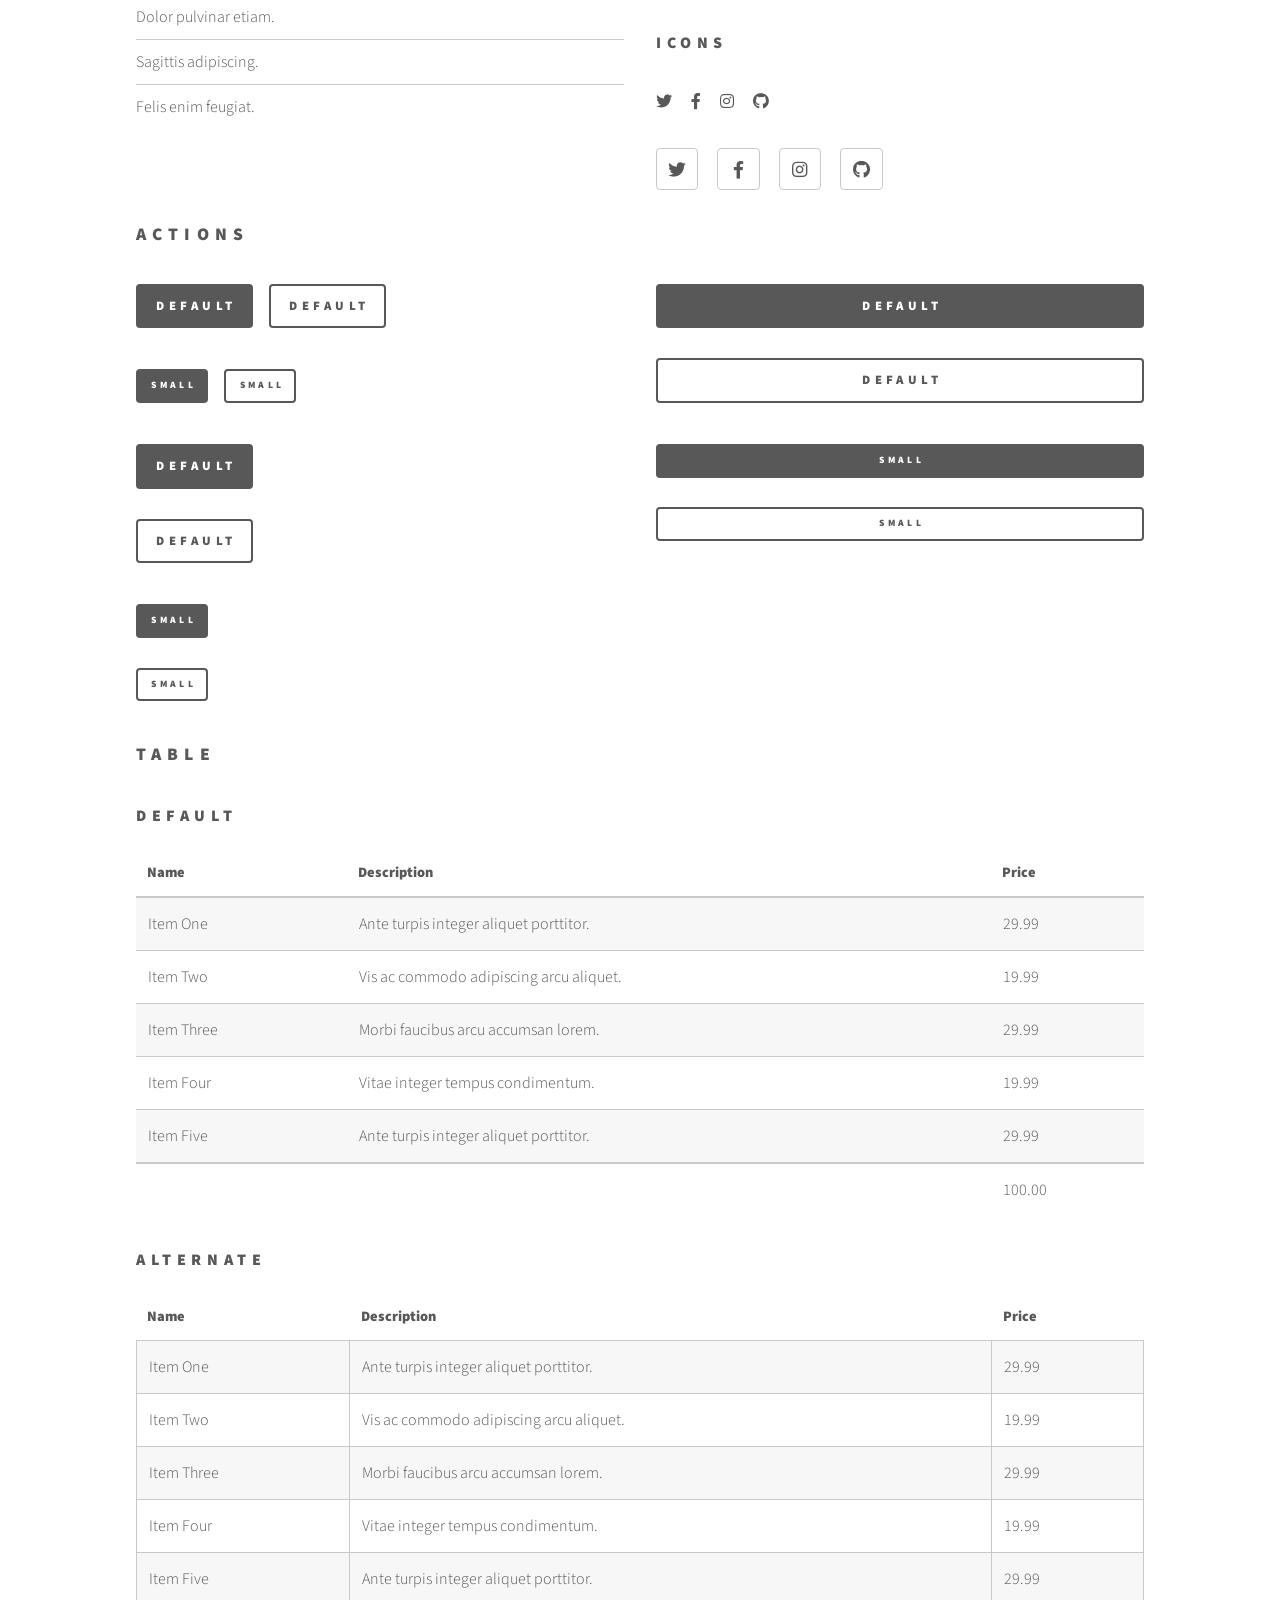
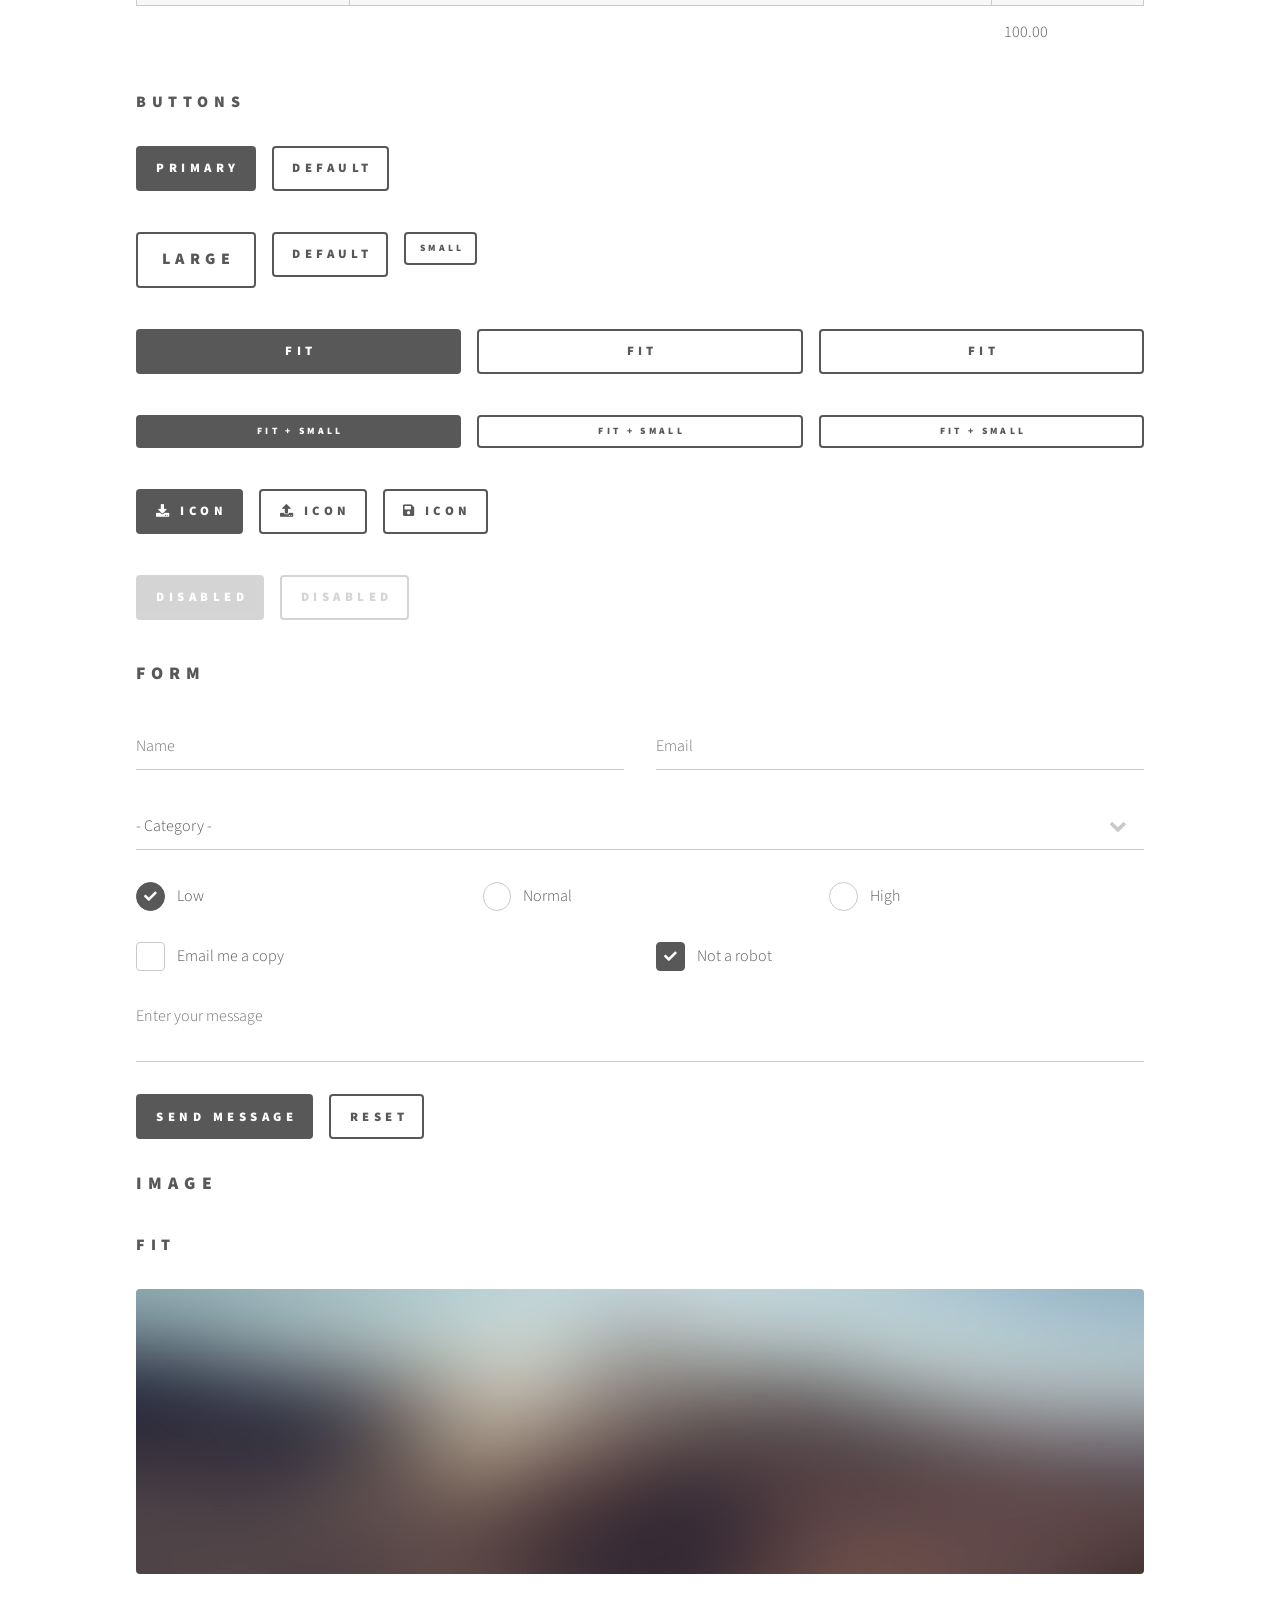
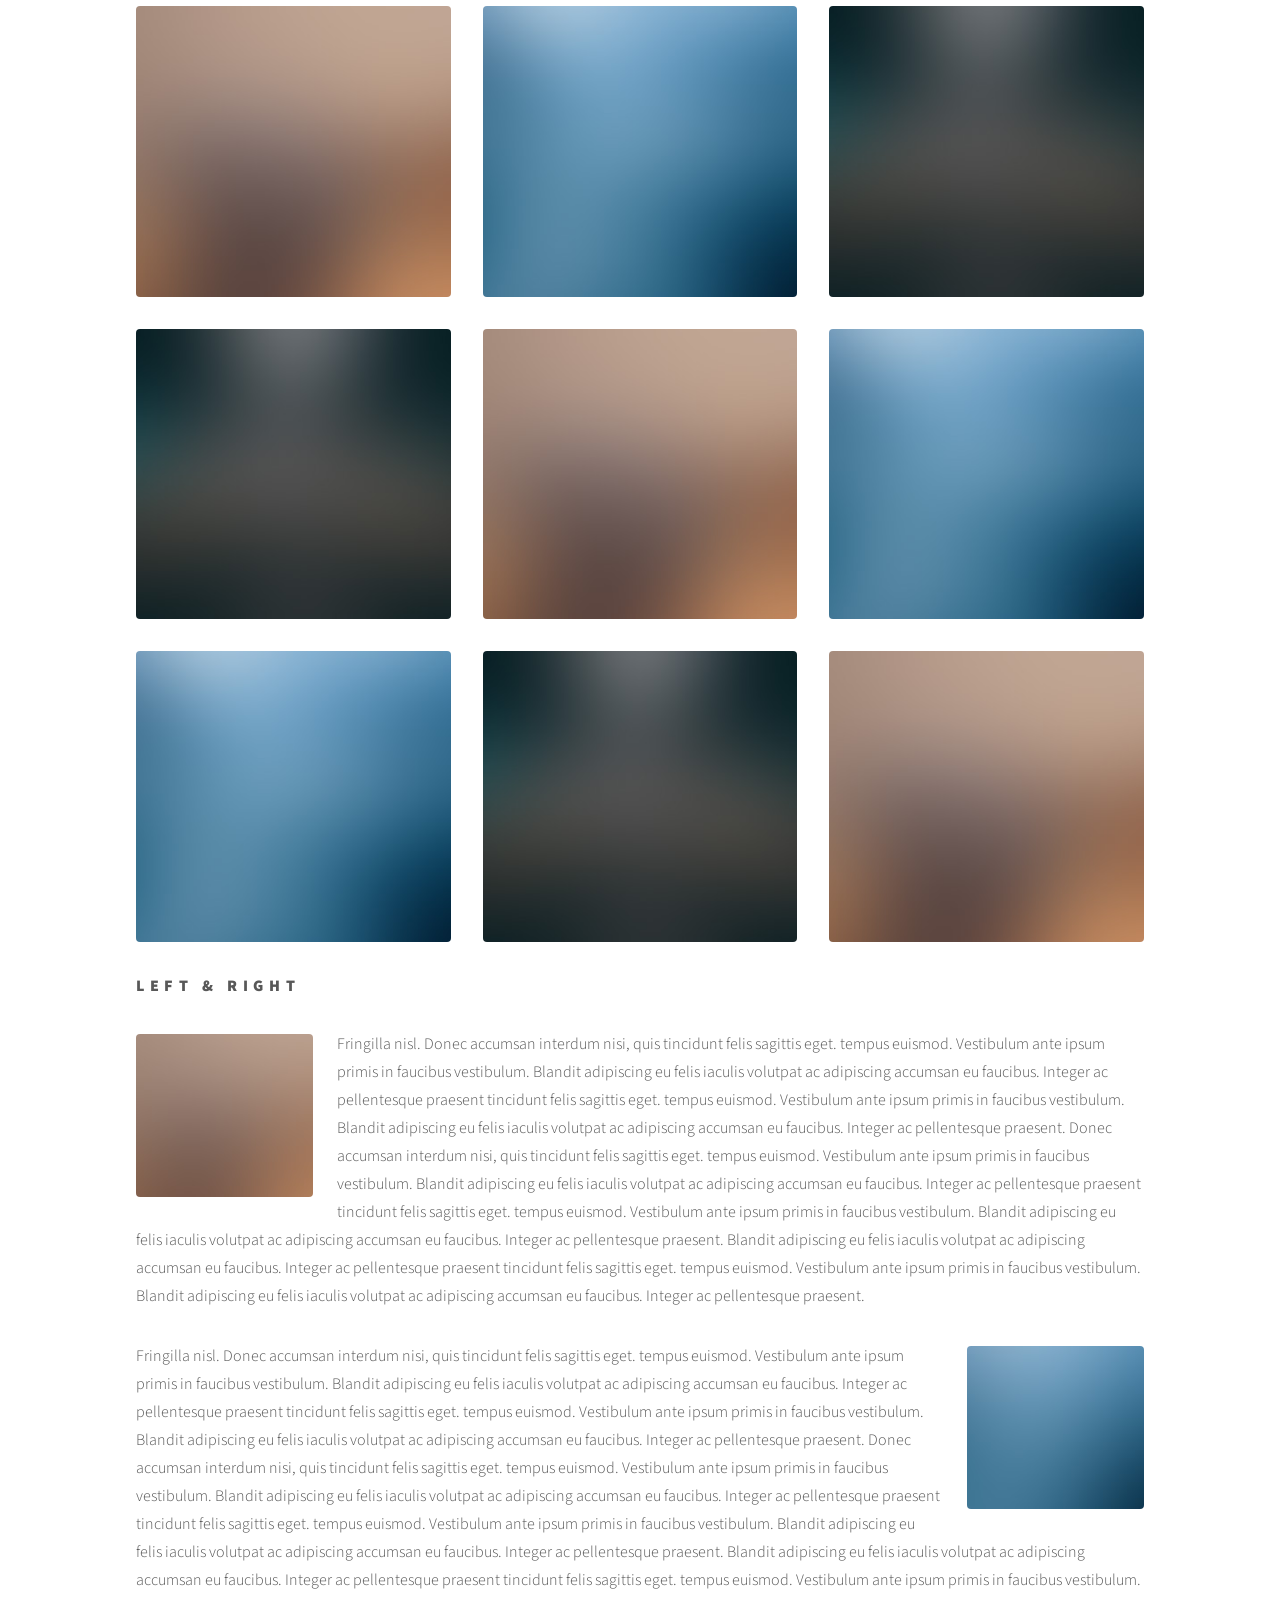
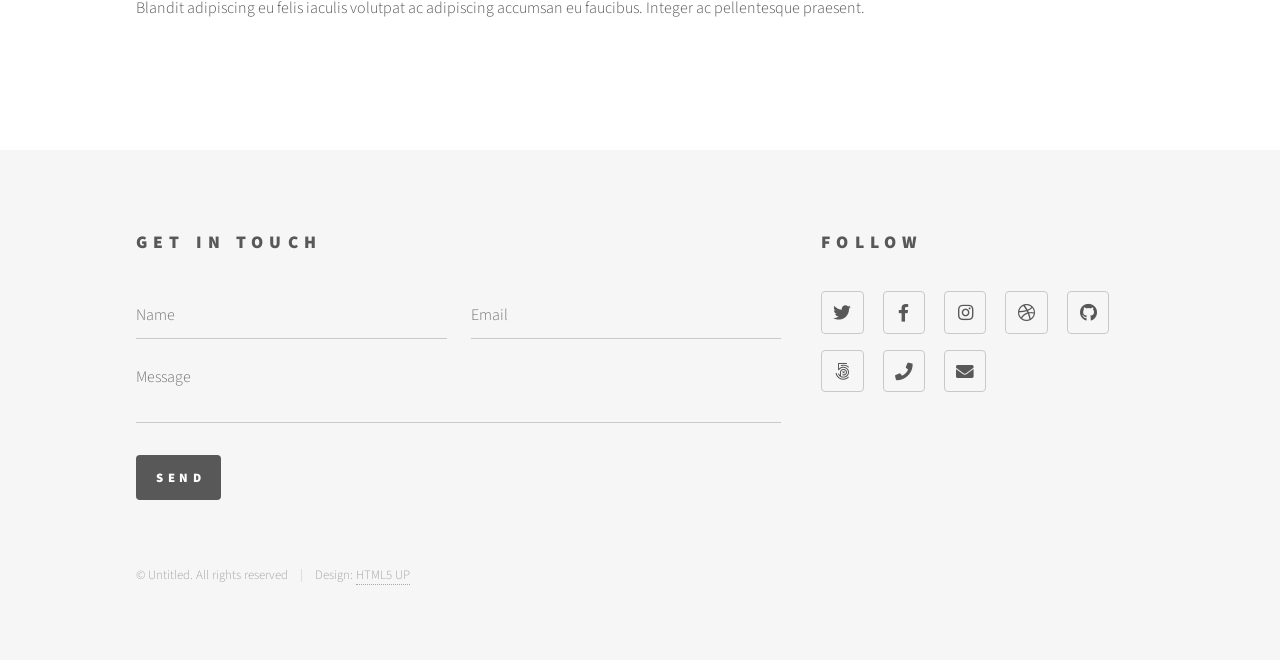
<file: elements.html>
<!DOCTYPE HTML>
<!--
	Phantom by HTML5 UP
	html5up.net | @ajlkn
	Free for personal and commercial use under the CCA 3.0 license (html5up.net/license)
-->
<html>
	<head>
		<title>Elements - Phantom by HTML5 UP</title>
		<meta charset="utf-8" />
		<meta name="viewport" content="width=device-width, initial-scale=1, user-scalable=no" />
		<link rel="stylesheet" href="assets/css/main.css" />
		<noscript><link rel="stylesheet" href="assets/css/noscript.css" /></noscript>
	</head>
	<body class="is-preload">
		<!-- Wrapper -->
			<div id="wrapper">

				<!-- Header -->
					<header id="header">
						<div class="inner">

							<!-- Logo -->
								<a href="index.html" class="logo">
									<span class="symbol"><img src="images/logo.svg" alt="" /></span><span class="title">Phantom</span>
								</a>

							<!-- Nav -->
								<nav>
									<ul>
										<li><a href="#menu">Menu</a></li>
									</ul>
								</nav>

						</div>
					</header>

				<!-- Menu -->
					<nav id="menu">
						<h2>Menu</h2>
						<ul>
							<li><a href="index.html">Home</a></li>
							<li><a href="generic.html">Ipsum veroeros</a></li>
							<li><a href="generic.html">Tempus etiam</a></li>
							<li><a href="generic.html">Consequat dolor</a></li>
							<li><a href="elements.html">Elements</a></li>
						</ul>
					</nav>

				<!-- Main -->
					<div id="main">
						<div class="inner">
							<h1>Elements</h1>

							<!-- Text -->
								<section>
									<h2>Text</h2>
									<p>This is <b>bold</b> and this is <strong>strong</strong>. This is <i>italic</i> and this is <em>emphasized</em>.
									This is <sup>superscript</sup> text and this is <sub>subscript</sub> text.
									This is <u>underlined</u> and this is code: <code>for (;;) { ... }</code>. Finally, <a href="#">this is a link</a>.</p>
									<hr />
									<p>Nunc lacinia ante nunc ac lobortis. Interdum adipiscing gravida odio porttitor sem non mi integer non faucibus ornare mi ut ante amet placerat aliquet. Volutpat eu sed ante lacinia sapien lorem accumsan varius montes viverra nibh in adipiscing blandit tempus accumsan.</p>
									<hr />
									<h2>Heading Level 2</h2>
									<h3>Heading Level 3</h3>
									<h4>Heading Level 4</h4>
									<hr />
									<h3>Blockquote</h3>
									<blockquote>Fringilla nisl. Donec accumsan interdum nisi, quis tincidunt felis sagittis eget tempus euismod. Vestibulum ante ipsum primis in faucibus vestibulum. Blandit adipiscing eu felis iaculis volutpat ac adipiscing accumsan faucibus. Vestibulum ante ipsum primis in faucibus lorem ipsum dolor sit amet nullam adipiscing eu felis.</blockquote>
									<h3>Preformatted</h3>
									<pre><code>i = 0;

while (!deck.isInOrder()) {
    print 'Iteration ' + i;
    deck.shuffle();
    i++;
}

print 'It took ' + i + ' iterations to sort the deck.';</code></pre>
								</section>

							<!-- Lists -->
								<section>
									<h2>Lists</h2>
									<div class="row">
										<div class="col-6 col-12-medium">
											<h3>Unordered</h3>
											<ul>
												<li>Dolor pulvinar etiam.</li>
												<li>Sagittis adipiscing.</li>
												<li>Felis enim feugiat.</li>
											</ul>
											<h3>Alternate</h3>
											<ul class="alt">
												<li>Dolor pulvinar etiam.</li>
												<li>Sagittis adipiscing.</li>
												<li>Felis enim feugiat.</li>
											</ul>
										</div>
										<div class="col-6 col-12-medium">
											<h3>Ordered</h3>
											<ol>
												<li>Dolor pulvinar etiam.</li>
												<li>Etiam vel felis viverra.</li>
												<li>Felis enim feugiat.</li>
												<li>Dolor pulvinar etiam.</li>
												<li>Etiam vel felis lorem.</li>
												<li>Felis enim et feugiat.</li>
											</ol>
											<h3>Icons</h3>
											<ul class="icons">
												<li><a href="#" class="icon brands style1 fa-twitter"><span class="label">Twitter</span></a></li>
												<li><a href="#" class="icon brands style1 fa-facebook-f"><span class="label">Facebook</span></a></li>
												<li><a href="#" class="icon brands style1 fa-instagram"><span class="label">Instagram</span></a></li>
												<li><a href="#" class="icon brands style1 fa-github"><span class="label">Github</span></a></li>
											</ul>
											<ul class="icons">
												<li><a href="#" class="icon brands style2 fa-twitter"><span class="label">Twitter</span></a></li>
												<li><a href="#" class="icon brands style2 fa-facebook-f"><span class="label">Facebook</span></a></li>
												<li><a href="#" class="icon brands style2 fa-instagram"><span class="label">Instagram</span></a></li>
												<li><a href="#" class="icon brands style2 fa-github"><span class="label">Github</span></a></li>
											</ul>
										</div>
									</div>
									<h2>Actions</h2>
									<div class="row">
										<div class="col-6 col-12-medium">
											<ul class="actions">
												<li><a href="#" class="button primary">Default</a></li>
												<li><a href="#" class="button">Default</a></li>
											</ul>
											<ul class="actions small">
												<li><a href="#" class="button primary small">Small</a></li>
												<li><a href="#" class="button small">Small</a></li>
											</ul>
											<ul class="actions stacked">
												<li><a href="#" class="button primary">Default</a></li>
												<li><a href="#" class="button">Default</a></li>
											</ul>
											<ul class="actions stacked">
												<li><a href="#" class="button primary small">Small</a></li>
												<li><a href="#" class="button small">Small</a></li>
											</ul>
										</div>
										<div class="col-6 col-12-medium">
											<ul class="actions stacked">
												<li><a href="#" class="button primary fit">Default</a></li>
												<li><a href="#" class="button fit">Default</a></li>
											</ul>
											<ul class="actions stacked">
												<li><a href="#" class="button primary small fit">Small</a></li>
												<li><a href="#" class="button small fit">Small</a></li>
											</ul>
										</div>
									</div>
								</section>

							<!-- Table -->
								<section>
									<h2>Table</h2>
									<h3>Default</h3>
									<div class="table-wrapper">
										<table>
											<thead>
												<tr>
													<th>Name</th>
													<th>Description</th>
													<th>Price</th>
												</tr>
											</thead>
											<tbody>
												<tr>
													<td>Item One</td>
													<td>Ante turpis integer aliquet porttitor.</td>
													<td>29.99</td>
												</tr>
												<tr>
													<td>Item Two</td>
													<td>Vis ac commodo adipiscing arcu aliquet.</td>
													<td>19.99</td>
												</tr>
												<tr>
													<td>Item Three</td>
													<td> Morbi faucibus arcu accumsan lorem.</td>
													<td>29.99</td>
												</tr>
												<tr>
													<td>Item Four</td>
													<td>Vitae integer tempus condimentum.</td>
													<td>19.99</td>
												</tr>
												<tr>
													<td>Item Five</td>
													<td>Ante turpis integer aliquet porttitor.</td>
													<td>29.99</td>
												</tr>
											</tbody>
											<tfoot>
												<tr>
													<td colspan="2"></td>
													<td>100.00</td>
												</tr>
											</tfoot>
										</table>
									</div>

									<h3>Alternate</h3>
									<div class="table-wrapper">
										<table class="alt">
											<thead>
												<tr>
													<th>Name</th>
													<th>Description</th>
													<th>Price</th>
												</tr>
											</thead>
											<tbody>
												<tr>
													<td>Item One</td>
													<td>Ante turpis integer aliquet porttitor.</td>
													<td>29.99</td>
												</tr>
												<tr>
													<td>Item Two</td>
													<td>Vis ac commodo adipiscing arcu aliquet.</td>
													<td>19.99</td>
												</tr>
												<tr>
													<td>Item Three</td>
													<td> Morbi faucibus arcu accumsan lorem.</td>
													<td>29.99</td>
												</tr>
												<tr>
													<td>Item Four</td>
													<td>Vitae integer tempus condimentum.</td>
													<td>19.99</td>
												</tr>
												<tr>
													<td>Item Five</td>
													<td>Ante turpis integer aliquet porttitor.</td>
													<td>29.99</td>
												</tr>
											</tbody>
											<tfoot>
												<tr>
													<td colspan="2"></td>
													<td>100.00</td>
												</tr>
											</tfoot>
										</table>
									</div>
								</section>

							<!-- Buttons -->
								<section>
									<h3>Buttons</h3>
									<ul class="actions">
										<li><a href="#" class="button primary">Primary</a></li>
										<li><a href="#" class="button">Default</a></li>
									</ul>
									<ul class="actions">
										<li><a href="#" class="button large">Large</a></li>
										<li><a href="#" class="button">Default</a></li>
										<li><a href="#" class="button small">Small</a></li>
									</ul>
									<ul class="actions fit">
										<li><a href="#" class="button primary fit">Fit</a></li>
										<li><a href="#" class="button fit">Fit</a></li>
										<li><a href="#" class="button fit">Fit</a></li>
									</ul>
									<ul class="actions fit small">
										<li><a href="#" class="button primary fit small">Fit + Small</a></li>
										<li><a href="#" class="button fit small">Fit + Small</a></li>
										<li><a href="#" class="button fit small">Fit + Small</a></li>
									</ul>
									<ul class="actions">
										<li><a href="#" class="button primary icon solid fa-download">Icon</a></li>
										<li><a href="#" class="button icon solid fa-upload">Icon</a></li>
										<li><a href="#" class="button icon solid fa-save">Icon</a></li>
									</ul>
									<ul class="actions">
										<li><span class="button primary disabled">Disabled</span></li>
										<li><span class="button disabled">Disabled</span></li>
									</ul>
								</section>

							<!-- Form -->
								<section>
									<h2>Form</h2>
									<form method="post" action="#">
										<div class="row gtr-uniform">
											<div class="col-6 col-12-xsmall">
												<input type="text" name="demo-name" id="demo-name" value="" placeholder="Name" />
											</div>
											<div class="col-6 col-12-xsmall">
												<input type="email" name="demo-email" id="demo-email" value="" placeholder="Email" />
											</div>
											<div class="col-12">
												<select name="demo-category" id="demo-category">
													<option value="">- Category -</option>
													<option value="1">Manufacturing</option>
													<option value="1">Shipping</option>
													<option value="1">Administration</option>
													<option value="1">Human Resources</option>
												</select>
											</div>
											<div class="col-4 col-12-small">
												<input type="radio" id="demo-priority-low" name="demo-priority" checked>
												<label for="demo-priority-low">Low</label>
											</div>
											<div class="col-4 col-12-small">
												<input type="radio" id="demo-priority-normal" name="demo-priority">
												<label for="demo-priority-normal">Normal</label>
											</div>
											<div class="col-4 col-12-small">
												<input type="radio" id="demo-priority-high" name="demo-priority">
												<label for="demo-priority-high">High</label>
											</div>
											<div class="col-6 col-12-small">
												<input type="checkbox" id="demo-copy" name="demo-copy">
												<label for="demo-copy">Email me a copy</label>
											</div>
											<div class="col-6 col-12-small">
												<input type="checkbox" id="demo-human" name="demo-human" checked>
												<label for="demo-human">Not a robot</label>
											</div>
											<div class="col-12">
												<textarea name="demo-message" id="demo-message" placeholder="Enter your message" rows="6"></textarea>
											</div>
											<div class="col-12">
												<ul class="actions">
													<li><input type="submit" value="Send Message" class="primary" /></li>
													<li><input type="reset" value="Reset" /></li>
												</ul>
											</div>
										</div>
									</form>
								</section>

							<!-- Image -->
								<section>
									<h2>Image</h2>
									<h3>Fit</h3>
									<div class="box alt">
										<div class="row gtr-uniform">
											<div class="col-12"><span class="image fit"><img src="images/pic13.jpg" alt="" /></span></div>
											<div class="col-4"><span class="image fit"><img src="images/pic01.jpg" alt="" /></span></div>
											<div class="col-4"><span class="image fit"><img src="images/pic02.jpg" alt="" /></span></div>
											<div class="col-4"><span class="image fit"><img src="images/pic03.jpg" alt="" /></span></div>
											<div class="col-4"><span class="image fit"><img src="images/pic03.jpg" alt="" /></span></div>
											<div class="col-4"><span class="image fit"><img src="images/pic01.jpg" alt="" /></span></div>
											<div class="col-4"><span class="image fit"><img src="images/pic02.jpg" alt="" /></span></div>
											<div class="col-4"><span class="image fit"><img src="images/pic02.jpg" alt="" /></span></div>
											<div class="col-4"><span class="image fit"><img src="images/pic03.jpg" alt="" /></span></div>
											<div class="col-4"><span class="image fit"><img src="images/pic01.jpg" alt="" /></span></div>
										</div>
									</div>
									<h3>Left &amp; Right</h3>
									<p><span class="image left"><img src="images/pic14.jpg" alt="" /></span>Fringilla nisl. Donec accumsan interdum nisi, quis tincidunt felis sagittis eget. tempus euismod. Vestibulum ante ipsum primis in faucibus vestibulum. Blandit adipiscing eu felis iaculis volutpat ac adipiscing accumsan eu faucibus. Integer ac pellentesque praesent tincidunt felis sagittis eget. tempus euismod. Vestibulum ante ipsum primis in faucibus vestibulum. Blandit adipiscing eu felis iaculis volutpat ac adipiscing accumsan eu faucibus. Integer ac pellentesque praesent. Donec accumsan interdum nisi, quis tincidunt felis sagittis eget. tempus euismod. Vestibulum ante ipsum primis in faucibus vestibulum. Blandit adipiscing eu felis iaculis volutpat ac adipiscing accumsan eu faucibus. Integer ac pellentesque praesent tincidunt felis sagittis eget. tempus euismod. Vestibulum ante ipsum primis in faucibus vestibulum. Blandit adipiscing eu felis iaculis volutpat ac adipiscing accumsan eu faucibus. Integer ac pellentesque praesent. Blandit adipiscing eu felis iaculis volutpat ac adipiscing accumsan eu faucibus. Integer ac pellentesque praesent tincidunt felis sagittis eget. tempus euismod. Vestibulum ante ipsum primis in faucibus vestibulum. Blandit adipiscing eu felis iaculis volutpat ac adipiscing accumsan eu faucibus. Integer ac pellentesque praesent.</p>
									<p><span class="image right"><img src="images/pic15.jpg" alt="" /></span>Fringilla nisl. Donec accumsan interdum nisi, quis tincidunt felis sagittis eget. tempus euismod. Vestibulum ante ipsum primis in faucibus vestibulum. Blandit adipiscing eu felis iaculis volutpat ac adipiscing accumsan eu faucibus. Integer ac pellentesque praesent tincidunt felis sagittis eget. tempus euismod. Vestibulum ante ipsum primis in faucibus vestibulum. Blandit adipiscing eu felis iaculis volutpat ac adipiscing accumsan eu faucibus. Integer ac pellentesque praesent. Donec accumsan interdum nisi, quis tincidunt felis sagittis eget. tempus euismod. Vestibulum ante ipsum primis in faucibus vestibulum. Blandit adipiscing eu felis iaculis volutpat ac adipiscing accumsan eu faucibus. Integer ac pellentesque praesent tincidunt felis sagittis eget. tempus euismod. Vestibulum ante ipsum primis in faucibus vestibulum. Blandit adipiscing eu felis iaculis volutpat ac adipiscing accumsan eu faucibus. Integer ac pellentesque praesent. Blandit adipiscing eu felis iaculis volutpat ac adipiscing accumsan eu faucibus. Integer ac pellentesque praesent tincidunt felis sagittis eget. tempus euismod. Vestibulum ante ipsum primis in faucibus vestibulum. Blandit adipiscing eu felis iaculis volutpat ac adipiscing accumsan eu faucibus. Integer ac pellentesque praesent.</p>
								</section>

						</div>
					</div>

				<!-- Footer -->
					<footer id="footer">
						<div class="inner">
							<section>
								<h2>Get in touch</h2>
								<form method="post" action="#">
									<div class="fields">
										<div class="field half">
											<input type="text" name="name" id="name" placeholder="Name" />
										</div>
										<div class="field half">
											<input type="email" name="email" id="email" placeholder="Email" />
										</div>
										<div class="field">
											<textarea name="message" id="message" placeholder="Message"></textarea>
										</div>
									</div>
									<ul class="actions">
										<li><input type="submit" value="Send" class="primary" /></li>
									</ul>
								</form>
							</section>
							<section>
								<h2>Follow</h2>
								<ul class="icons">
									<li><a href="#" class="icon brands style2 fa-twitter"><span class="label">Twitter</span></a></li>
									<li><a href="#" class="icon brands style2 fa-facebook-f"><span class="label">Facebook</span></a></li>
									<li><a href="#" class="icon brands style2 fa-instagram"><span class="label">Instagram</span></a></li>
									<li><a href="#" class="icon brands style2 fa-dribbble"><span class="label">Dribbble</span></a></li>
									<li><a href="#" class="icon brands style2 fa-github"><span class="label">GitHub</span></a></li>
									<li><a href="#" class="icon brands style2 fa-500px"><span class="label">500px</span></a></li>
									<li><a href="#" class="icon solid style2 fa-phone"><span class="label">Phone</span></a></li>
									<li><a href="#" class="icon solid style2 fa-envelope"><span class="label">Email</span></a></li>
								</ul>
							</section>
							<ul class="copyright">
								<li>&copy; Untitled. All rights reserved</li><li>Design: <a href="http://html5up.net">HTML5 UP</a></li>
							</ul>
						</div>
					</footer>

			</div>

		<!-- Scripts -->
			<script src="assets/js/jquery.min.js"></script>
			<script src="assets/js/browser.min.js"></script>
			<script src="assets/js/breakpoints.min.js"></script>
			<script src="assets/js/util.js"></script>
			<script src="assets/js/main.js"></script>

	</body>
</html>
</file>
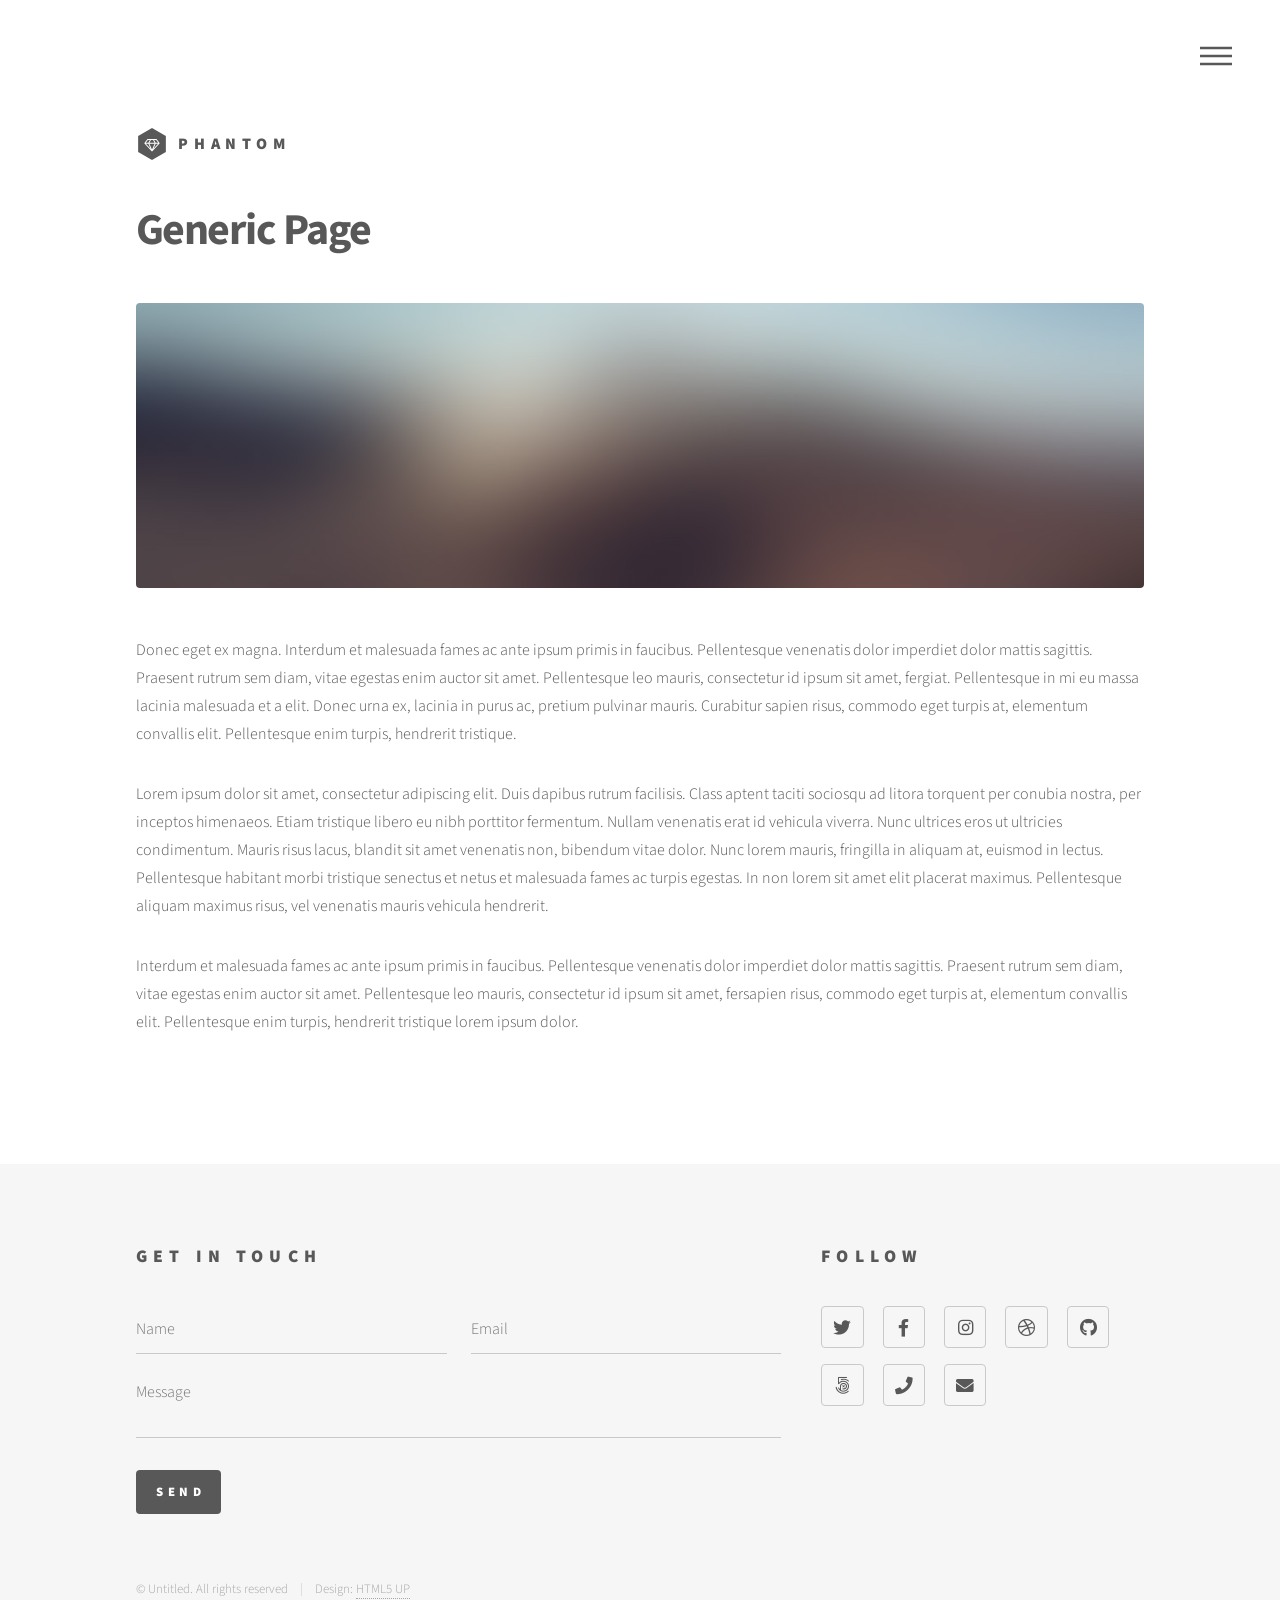
<file: generic.html>
<!DOCTYPE HTML>
<!--
	Phantom by HTML5 UP
	html5up.net | @ajlkn
	Free for personal and commercial use under the CCA 3.0 license (html5up.net/license)
-->
<html>
	<head>
		<title>Generic - Phantom by HTML5 UP</title>
		<meta charset="utf-8" />
		<meta name="viewport" content="width=device-width, initial-scale=1, user-scalable=no" />
		<link rel="stylesheet" href="assets/css/main.css" />
		<noscript><link rel="stylesheet" href="assets/css/noscript.css" /></noscript>
	</head>
	<body class="is-preload">
		<!-- Wrapper -->
			<div id="wrapper">

				<!-- Header -->
					<header id="header">
						<div class="inner">

							<!-- Logo -->
								<a href="index.html" class="logo">
									<span class="symbol"><img src="images/logo.svg" alt="" /></span><span class="title">Phantom</span>
								</a>

							<!-- Nav -->
								<nav>
									<ul>
										<li><a href="#menu">Menu</a></li>
									</ul>
								</nav>

						</div>
					</header>

				<!-- Menu -->
					<nav id="menu">
						<h2>Menu</h2>
						<ul>
							<li><a href="index.html">Home</a></li>
							<li><a href="generic.html">Ipsum veroeros</a></li>
							<li><a href="generic.html">Tempus etiam</a></li>
							<li><a href="generic.html">Consequat dolor</a></li>
							<li><a href="elements.html">Elements</a></li>
						</ul>
					</nav>

				<!-- Main -->
					<div id="main">
						<div class="inner">
							<h1>Generic Page</h1>
							<span class="image main"><img src="images/pic13.jpg" alt="" /></span>
							<p>Donec eget ex magna. Interdum et malesuada fames ac ante ipsum primis in faucibus. Pellentesque venenatis dolor imperdiet dolor mattis sagittis. Praesent rutrum sem diam, vitae egestas enim auctor sit amet. Pellentesque leo mauris, consectetur id ipsum sit amet, fergiat. Pellentesque in mi eu massa lacinia malesuada et a elit. Donec urna ex, lacinia in purus ac, pretium pulvinar mauris. Curabitur sapien risus, commodo eget turpis at, elementum convallis elit. Pellentesque enim turpis, hendrerit tristique.</p>
							<p>Lorem ipsum dolor sit amet, consectetur adipiscing elit. Duis dapibus rutrum facilisis. Class aptent taciti sociosqu ad litora torquent per conubia nostra, per inceptos himenaeos. Etiam tristique libero eu nibh porttitor fermentum. Nullam venenatis erat id vehicula viverra. Nunc ultrices eros ut ultricies condimentum. Mauris risus lacus, blandit sit amet venenatis non, bibendum vitae dolor. Nunc lorem mauris, fringilla in aliquam at, euismod in lectus. Pellentesque habitant morbi tristique senectus et netus et malesuada fames ac turpis egestas. In non lorem sit amet elit placerat maximus. Pellentesque aliquam maximus risus, vel venenatis mauris vehicula hendrerit.</p>
							<p>Interdum et malesuada fames ac ante ipsum primis in faucibus. Pellentesque venenatis dolor imperdiet dolor mattis sagittis. Praesent rutrum sem diam, vitae egestas enim auctor sit amet. Pellentesque leo mauris, consectetur id ipsum sit amet, fersapien risus, commodo eget turpis at, elementum convallis elit. Pellentesque enim turpis, hendrerit tristique lorem ipsum dolor.</p>
						</div>
					</div>

				<!-- Footer -->
					<footer id="footer">
						<div class="inner">
							<section>
								<h2>Get in touch</h2>
								<form method="post" action="#">
									<div class="fields">
										<div class="field half">
											<input type="text" name="name" id="name" placeholder="Name" />
										</div>
										<div class="field half">
											<input type="email" name="email" id="email" placeholder="Email" />
										</div>
										<div class="field">
											<textarea name="message" id="message" placeholder="Message"></textarea>
										</div>
									</div>
									<ul class="actions">
										<li><input type="submit" value="Send" class="primary" /></li>
									</ul>
								</form>
							</section>
							<section>
								<h2>Follow</h2>
								<ul class="icons">
									<li><a href="#" class="icon brands style2 fa-twitter"><span class="label">Twitter</span></a></li>
									<li><a href="#" class="icon brands style2 fa-facebook-f"><span class="label">Facebook</span></a></li>
									<li><a href="#" class="icon brands style2 fa-instagram"><span class="label">Instagram</span></a></li>
									<li><a href="#" class="icon brands style2 fa-dribbble"><span class="label">Dribbble</span></a></li>
									<li><a href="#" class="icon brands style2 fa-github"><span class="label">GitHub</span></a></li>
									<li><a href="#" class="icon brands style2 fa-500px"><span class="label">500px</span></a></li>
									<li><a href="#" class="icon solid style2 fa-phone"><span class="label">Phone</span></a></li>
									<li><a href="#" class="icon solid style2 fa-envelope"><span class="label">Email</span></a></li>
								</ul>
							</section>
							<ul class="copyright">
								<li>&copy; Untitled. All rights reserved</li><li>Design: <a href="http://html5up.net">HTML5 UP</a></li>
							</ul>
						</div>
					</footer>

			</div>

		<!-- Scripts -->
			<script src="assets/js/jquery.min.js"></script>
			<script src="assets/js/browser.min.js"></script>
			<script src="assets/js/breakpoints.min.js"></script>
			<script src="assets/js/util.js"></script>
			<script src="assets/js/main.js"></script>

	</body>
</html>
</file>
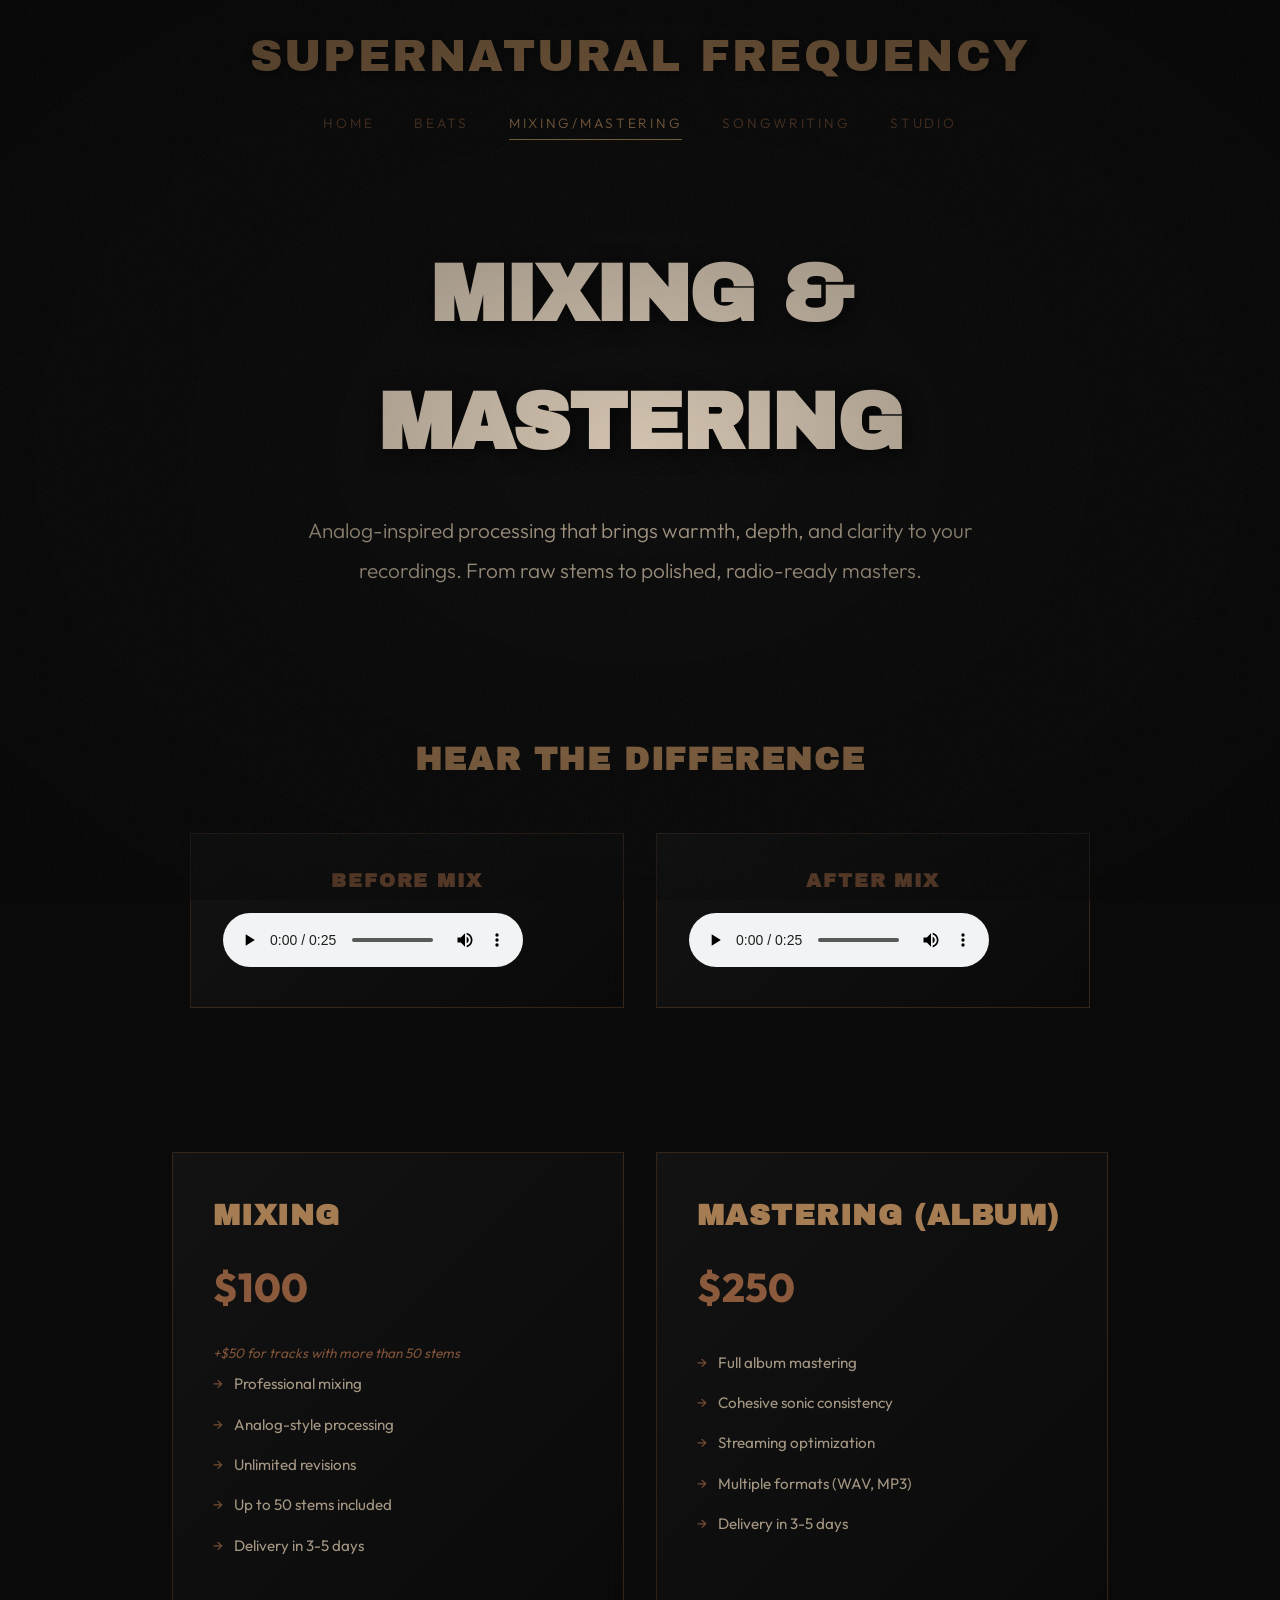
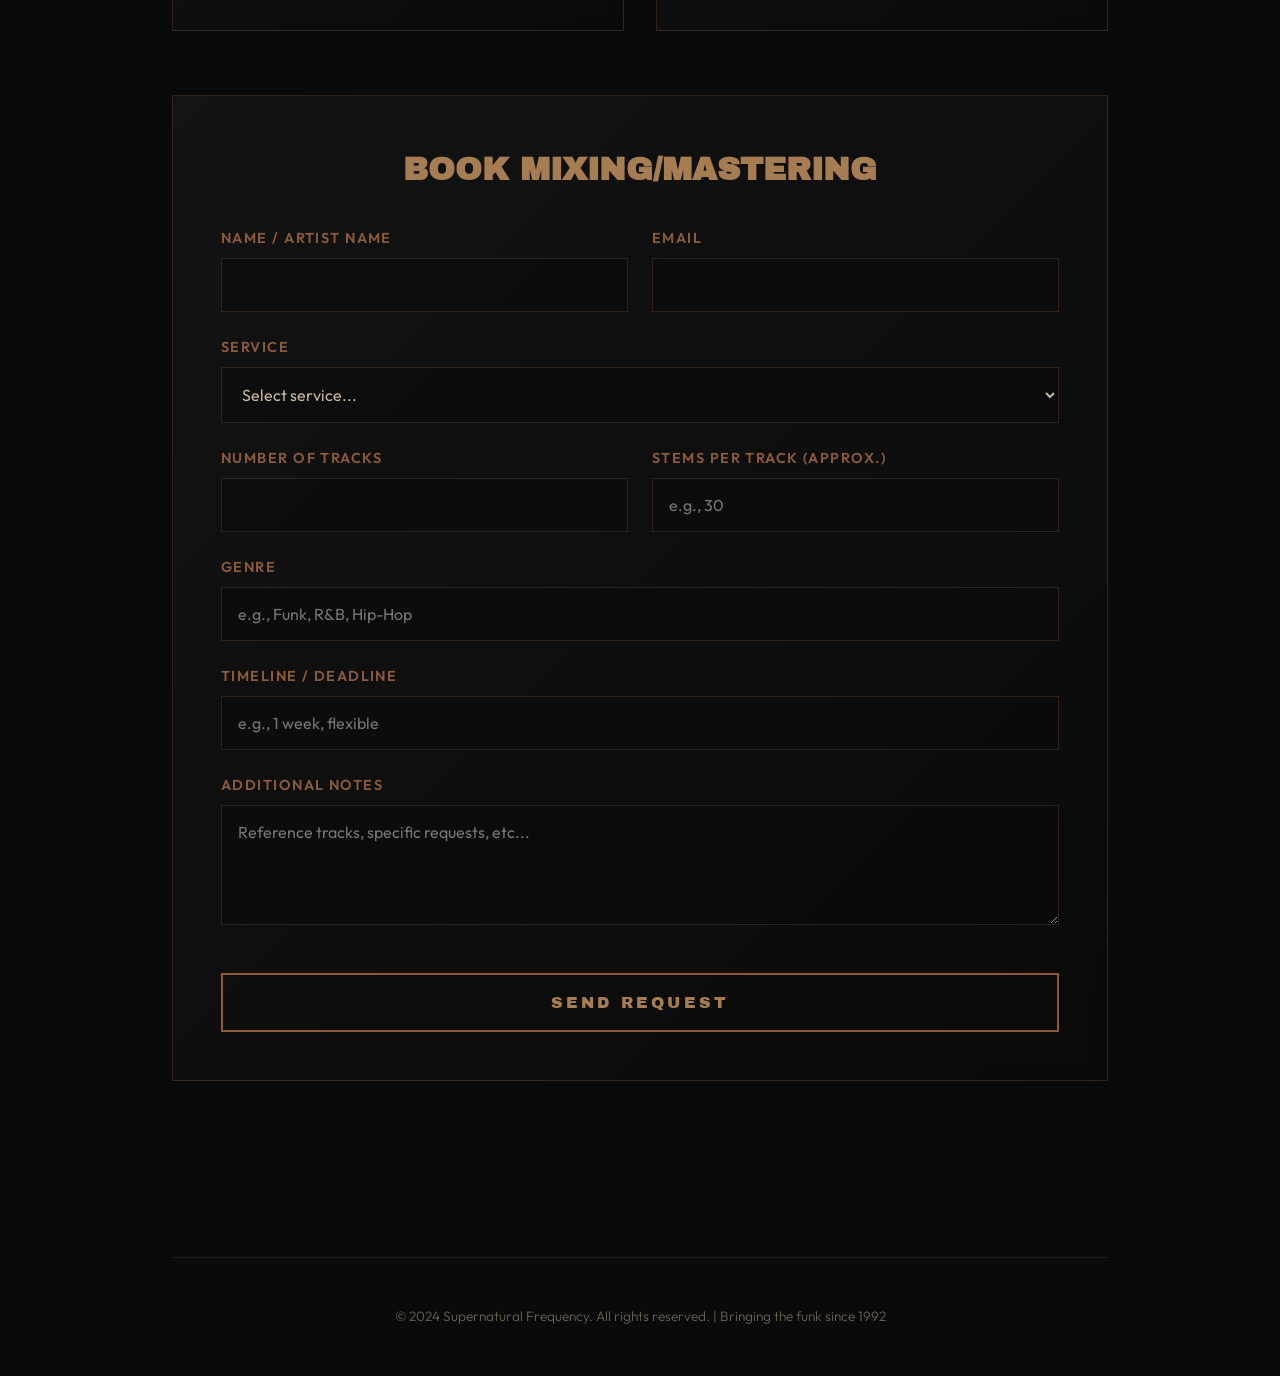
<file: mixing-mastering.html>
<!DOCTYPE html>
<html lang="en">
<head>
    <meta charset="UTF-8">
    <meta name="viewport" content="width=device-width, initial-scale=1.0">
    <title>Mixing & Mastering | Supernatural Frequency</title>
    <link rel="preconnect" href="https://fonts.googleapis.com">
    <link rel="preconnect" href="https://fonts.gstatic.com" crossorigin>
    <link href="https://fonts.googleapis.com/css2?family=Archivo+Black&family=Outfit:wght@300;400;600;800&display=swap" rel="stylesheet">
    <link rel="stylesheet" href="https://cdn.plyr.io/3.7.8/plyr.css" />
    <style>
        :root {
            --space-black: #0a0a0a;
            --deep-void: #161616;
            --moon-dust: #c9b8a0;
            --burnt-copper: #8b5a3c;
            --dark-gold: #a67c52;
            --cosmic-teal: #2d5f5d;
            --blood-red: #8b2e2e;
            --muted-cream: #d4c4b0;
            --grain-overlay: url('data:image/svg+xml,<svg xmlns="http://www.w3.org/2000/svg" width="300" height="300"><filter id="noise"><feTurbulence type="fractalNoise" baseFrequency="0.9" numOctaves="4" stitchTiles="stitch"/></filter><rect width="300" height="300" filter="url(%23noise)" opacity="0.08"/></svg>');
        }

        * {
            margin: 0;
            padding: 0;
            box-sizing: border-box;
        }

        body {
            font-family: 'Outfit', sans-serif;
            background: var(--space-black);
            color: var(--moon-dust);
            overflow-x: hidden;
            line-height: 1.6;
        }

        body::before {
            content: '';
            position: fixed;
            top: 0;
            left: 0;
            width: 100%;
            height: 100%;
            background: var(--grain-overlay);
            pointer-events: none;
            z-index: 9999;
            opacity: 0.8;
        }

        body::after {
            content: '';
            position: fixed;
            top: 0;
            left: 0;
            width: 100%;
            height: 100%;
            background: radial-gradient(ellipse at center, transparent 0%, rgba(0,0,0,0.6) 100%);
            pointer-events: none;
            z-index: 9998;
        }

        .container {
            position: relative;
            z-index: 1;
            max-width: 1000px;
            margin: 0 auto;
            padding: 0 2rem;
        }

        header {
            padding: 2rem 0;
            text-align: center;
        }

        .logo {
            font-family: 'Archivo Black', sans-serif;
            font-size: clamp(1.8rem, 4vw, 2.8rem);
            color: var(--dark-gold);
            text-transform: uppercase;
            letter-spacing: 0.05em;
            line-height: 1.1;
            text-shadow: 2px 2px 8px rgba(0, 0, 0, 0.8);
            opacity: 0.9;
        }

        .logo a {
            color: inherit;
            text-decoration: none;
        }

        .main-nav {
            margin-top: 2rem;
            display: flex;
            gap: 2.5rem;
            justify-content: center;
            flex-wrap: wrap;
        }

        .main-nav a {
            color: var(--burnt-copper);
            text-decoration: none;
            font-size: 0.85rem;
            text-transform: uppercase;
            letter-spacing: 0.2em;
            font-weight: 300;
            transition: all 0.3s ease;
            opacity: 0.7;
            position: relative;
        }

        .main-nav a::after {
            content: '';
            position: absolute;
            bottom: -5px;
            left: 0;
            width: 0;
            height: 1px;
            background: var(--dark-gold);
            transition: width 0.3s ease;
        }

        .main-nav a:hover,
        .main-nav a.active {
            opacity: 1;
            color: var(--dark-gold);
        }

        .main-nav a:hover::after,
        .main-nav a.active::after {
            width: 100%;
        }

        .page-header {
            padding: 4rem 0 2rem;
            text-align: center;
        }

        .page-title {
            font-family: 'Archivo Black', sans-serif;
            font-size: clamp(3rem, 8vw, 5rem);
            color: var(--muted-cream);
            text-transform: uppercase;
            margin-bottom: 1.5rem;
            letter-spacing: -0.02em;
            text-shadow: 3px 3px 20px rgba(0, 0, 0, 0.9);
        }

        .page-subtitle {
            font-size: clamp(1rem, 2vw, 1.3rem);
            color: var(--moon-dust);
            opacity: 0.85;
            font-weight: 300;
            max-width: 700px;
            margin: 0 auto 3rem;
            line-height: 1.9;
        }

        .pricing-section {
            padding: 3rem 0;
        }

        .pricing-grid {
            display: grid;
            grid-template-columns: repeat(auto-fit, minmax(300px, 1fr));
            gap: 2rem;
            margin-bottom: 4rem;
        }

        .pricing-card {
            background: linear-gradient(135deg, rgba(22, 22, 22, 0.8) 0%, rgba(10, 10, 10, 0.9) 100%);
            padding: 2.5rem;
            border: 1px solid rgba(139, 90, 60, 0.3);
            position: relative;
            transition: all 0.5s ease;
            backdrop-filter: blur(10px);
        }

        .pricing-card:hover {
            transform: translateY(-5px);
            border-color: rgba(139, 90, 60, 0.6);
            box-shadow: 0 10px 40px rgba(139, 90, 60, 0.15);
        }

        .pricing-card h3 {
            font-family: 'Archivo Black', sans-serif;
            font-size: 1.8rem;
            color: var(--dark-gold);
            margin-bottom: 1rem;
            text-transform: uppercase;
            letter-spacing: 0.05em;
        }

        .price {
            font-size: 2.5rem;
            color: var(--burnt-copper);
            font-weight: 800;
            margin-bottom: 1.5rem;
        }

        .pricing-card ul {
            list-style: none;
            margin-bottom: 1.5rem;
        }

        .pricing-card li {
            padding: 0.5rem 0;
            color: var(--moon-dust);
            opacity: 0.8;
            font-size: 0.95rem;
        }

        .pricing-card li::before {
            content: "→ ";
            color: var(--burnt-copper);
            margin-right: 0.5rem;
        }

        .note {
            font-size: 0.85rem;
            color: var(--burnt-copper);
            font-style: italic;
            opacity: 0.9;
        }

        .booking-form {
            background: linear-gradient(135deg, rgba(22, 22, 22, 0.8) 0%, rgba(10, 10, 10, 0.9) 100%);
            padding: 3rem;
            border: 1px solid rgba(139, 90, 60, 0.3);
            backdrop-filter: blur(10px);
            margin: 4rem 0;
        }

        .form-title {
            font-family: 'Archivo Black', sans-serif;
            font-size: 2rem;
            color: var(--dark-gold);
            text-transform: uppercase;
            margin-bottom: 2rem;
            text-align: center;
        }

        .form-group {
            margin-bottom: 1.5rem;
        }

        label {
            display: block;
            color: var(--burnt-copper);
            font-size: 0.9rem;
            text-transform: uppercase;
            letter-spacing: 0.1em;
            margin-bottom: 0.5rem;
            font-weight: 600;
        }

        input,
        select,
        textarea {
            width: 100%;
            padding: 1rem;
            background: rgba(10, 10, 10, 0.5);
            border: 1px solid rgba(139, 90, 60, 0.3);
            color: var(--moon-dust);
            font-family: 'Outfit', sans-serif;
            font-size: 1rem;
            transition: all 0.3s ease;
        }

        input:focus,
        select:focus,
        textarea:focus {
            outline: none;
            border-color: var(--burnt-copper);
            background: rgba(10, 10, 10, 0.8);
        }

        textarea {
            resize: vertical;
            min-height: 120px;
        }

        .form-row {
            display: grid;
            grid-template-columns: 1fr 1fr;
            gap: 1.5rem;
        }

        .submit-btn {
            width: 100%;
            padding: 1.2rem;
            background: transparent;
            color: var(--dark-gold);
            font-family: 'Archivo Black', sans-serif;
            font-size: 1rem;
            text-transform: uppercase;
            letter-spacing: 0.2em;
            border: 2px solid var(--burnt-copper);
            cursor: pointer;
            transition: all 0.4s ease;
            margin-top: 1rem;
        }

        .submit-btn:hover {
            background: var(--burnt-copper);
            color: var(--space-black);
            box-shadow: 0 6px 30px rgba(139, 90, 60, 0.4);
        }

        footer {
            padding: 3rem 0;
            text-align: center;
            border-top: 1px solid rgba(139, 90, 60, 0.2);
            margin-top: 4rem;
        }

        footer p {
            color: var(--moon-dust);
            opacity: 0.5;
            font-size: 0.85rem;
            font-weight: 300;
        }

        @media (max-width: 768px) {
            .form-row {
                grid-template-columns: 1fr;
            }

            .pricing-grid {
                grid-template-columns: 1fr;
            }
        }

        /* Audio Player Section */
        .audio-showcase {
            padding: 4rem 0;
            max-width: 900px;
            margin: 0 auto;
        }

        .showcase-title {
            font-family: 'Archivo Black', sans-serif;
            font-size: 2rem;
            color: var(--dark-gold);
            text-transform: uppercase;
            margin-bottom: 3rem;
            text-align: center;
            letter-spacing: 0.05em;
        }

        .audio-comparison {
            display: grid;
            grid-template-columns: repeat(auto-fit, minmax(300px, 1fr));
            gap: 2rem;
            margin-bottom: 2rem;
        }

        .audio-player-wrapper {
            background: linear-gradient(135deg, rgba(22, 22, 22, 0.8) 0%, rgba(10, 10, 10, 0.9) 100%);
            padding: 2rem;
            border: 1px solid rgba(139, 90, 60, 0.3);
            backdrop-filter: blur(10px);
            transition: all 0.4s ease;
        }

        .audio-player-wrapper:hover {
            border-color: rgba(139, 90, 60, 0.6);
            box-shadow: 0 10px 40px rgba(139, 90, 60, 0.15);
        }

        .audio-label {
            font-family: 'Archivo Black', sans-serif;
            font-size: 1.2rem;
            color: var(--burnt-copper);
            text-transform: uppercase;
            margin-bottom: 1rem;
            text-align: center;
            letter-spacing: 0.1em;
        }

        /* Plyr customization */
        .plyr {
            --plyr-color-main: #a67c52;
        }

        .plyr--audio .plyr__controls {
            background: rgba(10, 10, 10, 0.5);
            border: 1px solid rgba(139, 90, 60, 0.2);
            color: var(--moon-dust);
        }

        .plyr__control--overlaid {
            background: var(--burnt-copper);
        }

        .plyr__control:hover {
            background: var(--dark-gold);
        }
    </style>
</head>
<body>
    <div class="container">
        <header>
            <div class="logo"><a href="index.html">Supernatural Frequency</a></div>
            <nav class="main-nav">
                <a href="index.html">Home</a>
                <a href="beats.html">Beats</a>
                <a href="mixing-mastering.html" class="active">Mixing/Mastering</a>
                <a href="songwriting.html">Songwriting</a>
                <a href="studio.html">Studio</a>
            </nav>
        </header>

        <section class="page-header">
            <h1 class="page-title">Mixing & Mastering</h1>
            <p class="page-subtitle">
                Analog-inspired processing that brings warmth, depth, and clarity to your recordings. 
                From raw stems to polished, radio-ready masters.
            </p>
        </section>

        <!-- Before/After Audio Showcase -->
        <section class="audio-showcase">
            <h2 class="showcase-title">Hear The Difference</h2>
            <div class="audio-comparison">
                <div class="audio-player-wrapper">
                    <h3 class="audio-label">Before Mix</h3>
                    <audio id="before-player" controls>
                        <source src="audio/before-mix.mp3" type="audio/mp3">
                        Your browser does not support the audio element.
                    </audio>
                </div>
                
                <div class="audio-player-wrapper">
                    <h3 class="audio-label">After Mix</h3>
                    <audio id="after-player" controls>
                        <source src="audio/after-mix.mp3" type="audio/mp3">
                        Your browser does not support the audio element.
                    </audio>
                </div>
            </div>
        </section>

        <section class="pricing-section">
            <div class="pricing-grid">
                <div class="pricing-card">
                    <h3>Mixing</h3>
                    <div class="price">$100</div>
                    <p class="note">+$50 for tracks with more than 50 stems</p>
                    <ul>
                        <li>Professional mixing</li>
                        <li>Analog-style processing</li>
                        <li>Unlimited revisions</li>
                        <li>Up to 50 stems included</li>
                        <li>Delivery in 3-5 days</li>
                    </ul>
                </div>

                <div class="pricing-card">
                    <h3>Mastering (Album)</h3>
                    <div class="price">$250</div>
                    <ul>
                        <li>Full album mastering</li>
                        <li>Cohesive sonic consistency</li>
                        <li>Streaming optimization</li>
                        <li>Multiple formats (WAV, MP3)</li>
                        <li>Delivery in 3-5 days</li>
                    </ul>
                </div>
            </div>

            <div class="booking-form">
                <h2 class="form-title">Book Mixing/Mastering</h2>
                <form action="https://formspree.io/f/mqelqenq" method="POST">
                    <input type="hidden" name="_subject" value="New Mixing/Mastering Request - Supernatural Frequency">
                    
                    <div class="form-row">
                        <div class="form-group">
                            <label for="name">Name / Artist Name</label>
                            <input type="text" id="name" name="Name" required>
                        </div>
                        <div class="form-group">
                            <label for="email">Email</label>
                            <input type="email" id="email" name="Email" required>
                        </div>
                    </div>

                    <div class="form-group">
                        <label for="service">Service</label>
                        <select id="service" name="Service" required>
                            <option value="">Select service...</option>
                            <option value="mixing">Mixing ($100)</option>
                            <option value="mastering">Mastering - Album ($250)</option>
                            <option value="both">Both (Mixing + Mastering)</option>
                        </select>
                    </div>

                    <div class="form-row">
                        <div class="form-group">
                            <label for="tracks">Number of Tracks</label>
                            <input type="number" id="tracks" name="Number of Tracks" min="1" required>
                        </div>
                        <div class="form-group">
                            <label for="stems">Stems per Track (Approx.)</label>
                            <input type="number" id="stems" name="Stems per Track" placeholder="e.g., 30">
                        </div>
                    </div>

                    <div class="form-group">
                        <label for="genre">Genre</label>
                        <input type="text" id="genre" name="Genre" placeholder="e.g., Funk, R&B, Hip-Hop" required>
                    </div>

                    <div class="form-group">
                        <label for="timeline">Timeline / Deadline</label>
                        <input type="text" id="timeline" name="Timeline" placeholder="e.g., 1 week, flexible" required>
                    </div>

                    <div class="form-group">
                        <label for="additional">Additional Notes</label>
                        <textarea id="additional" name="Additional Notes" placeholder="Reference tracks, specific requests, etc..."></textarea>
                    </div>

                    <button type="submit" class="submit-btn">Send Request</button>
                </form>
            </div>
        </section>

        <footer>
            <p>&copy; 2024 Supernatural Frequency. All rights reserved. | Bringing the funk since 1992</p>
        </footer>
    </div>

    <!-- Plyr Audio Player Script -->
    <script src="https://cdn.plyr.io/3.7.8/plyr.js"></script>
    <script>
        // Initialize Plyr players
        const beforePlayer = new Plyr('#before-player', {
            controls: ['play', 'progress', 'current-time', 'mute', 'volume']
        });
        
        const afterPlayer = new Plyr('#after-player', {
            controls: ['play', 'progress', 'current-time', 'mute', 'volume']
        });
    </script>
</body>
</html>
</file>
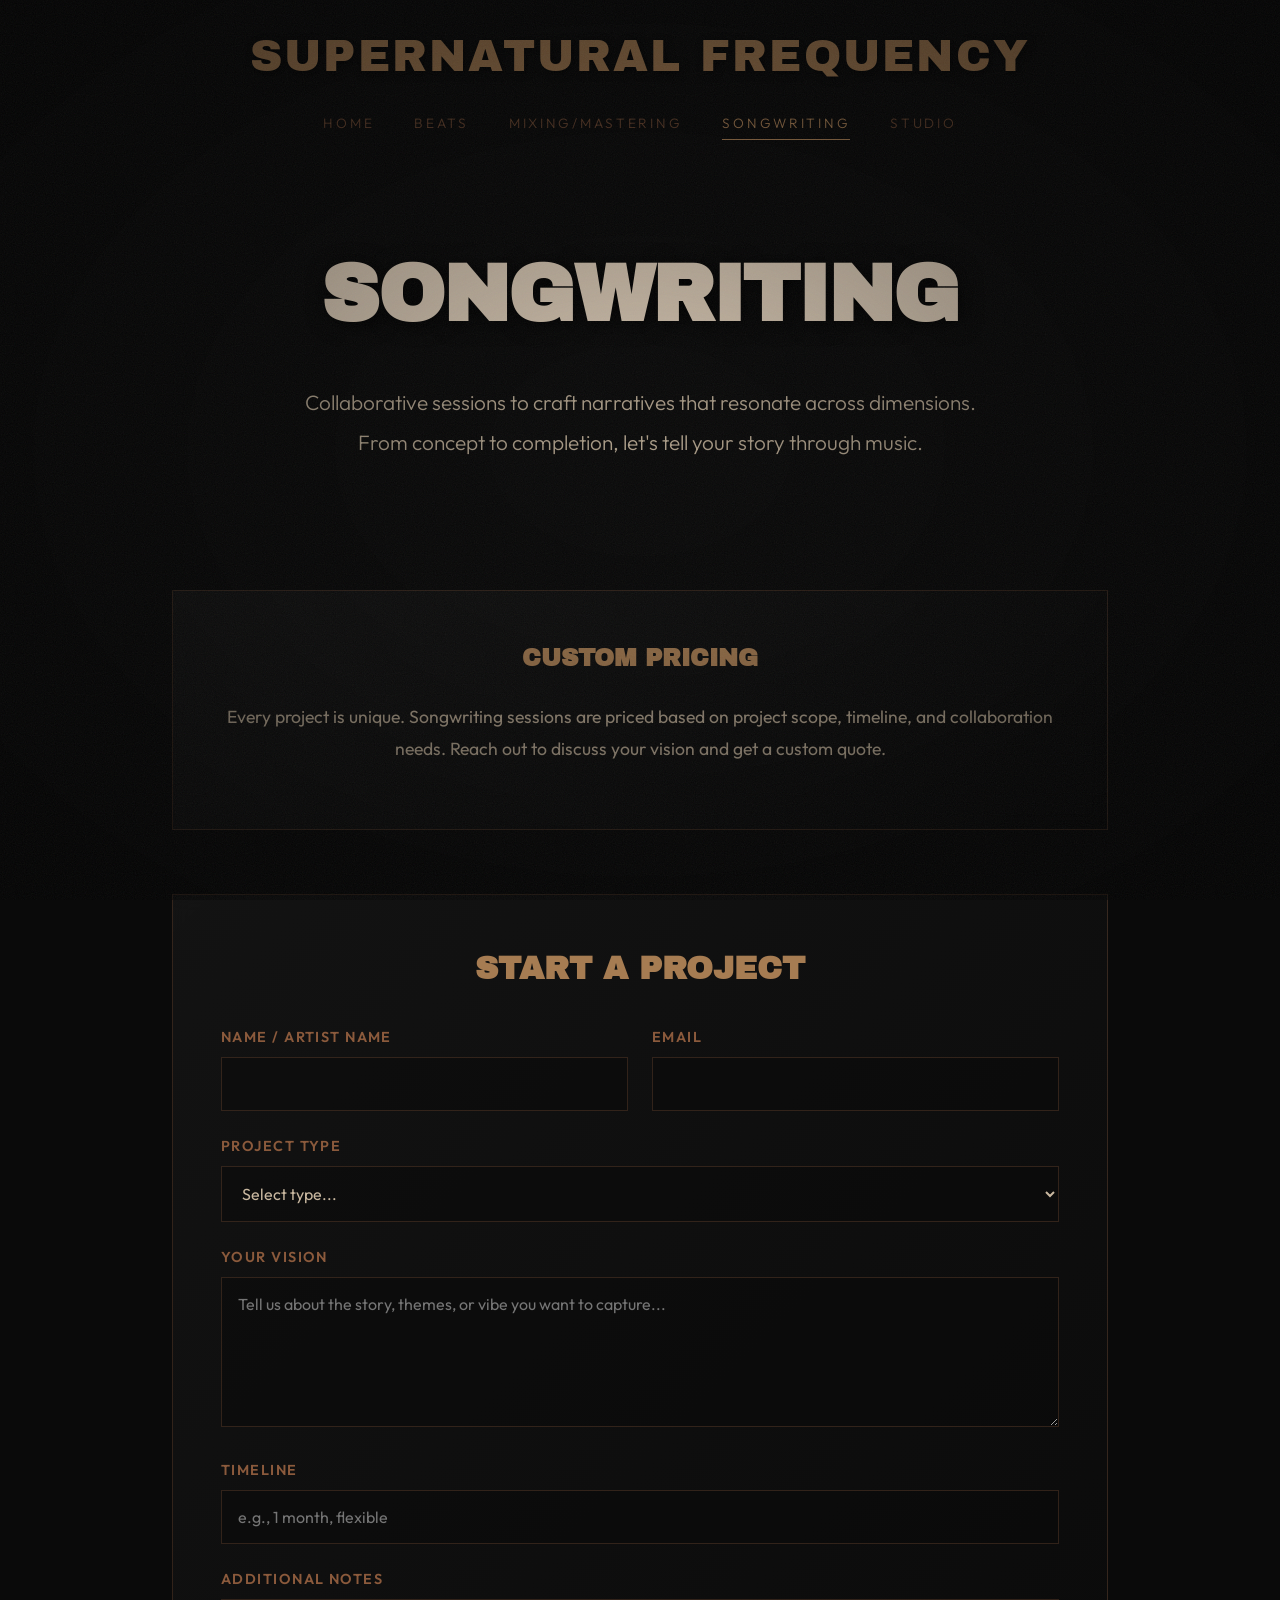
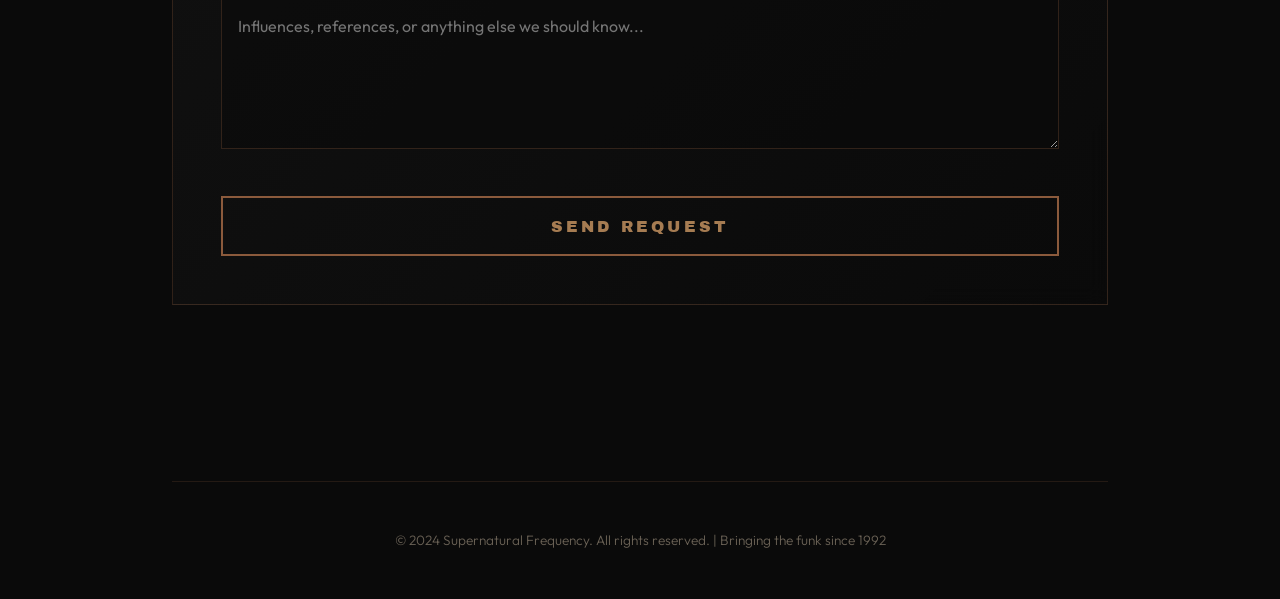
<file: songwriting.html>
<!DOCTYPE html>
<html lang="en">
<head>
    <meta charset="UTF-8">
    <meta name="viewport" content="width=device-width, initial-scale=1.0">
    <title>Songwriting | Supernatural Frequency</title>
    <link rel="preconnect" href="https://fonts.googleapis.com">
    <link rel="preconnect" href="https://fonts.gstatic.com" crossorigin>
    <link href="https://fonts.googleapis.com/css2?family=Archivo+Black&family=Outfit:wght@300;400;600;800&display=swap" rel="stylesheet">
    <style>
        :root {
            --space-black: #0a0a0a;
            --deep-void: #161616;
            --moon-dust: #c9b8a0;
            --burnt-copper: #8b5a3c;
            --dark-gold: #a67c52;
            --cosmic-teal: #2d5f5d;
            --blood-red: #8b2e2e;
            --muted-cream: #d4c4b0;
            --grain-overlay: url('data:image/svg+xml,<svg xmlns="http://www.w3.org/2000/svg" width="300" height="300"><filter id="noise"><feTurbulence type="fractalNoise" baseFrequency="0.9" numOctaves="4" stitchTiles="stitch"/></filter><rect width="300" height="300" filter="url(%23noise)" opacity="0.08"/></svg>');
        }

        * {
            margin: 0;
            padding: 0;
            box-sizing: border-box;
        }

        body {
            font-family: 'Outfit', sans-serif;
            background: var(--space-black);
            color: var(--moon-dust);
            overflow-x: hidden;
            line-height: 1.6;
        }

        body::before {
            content: '';
            position: fixed;
            top: 0;
            left: 0;
            width: 100%;
            height: 100%;
            background: var(--grain-overlay);
            pointer-events: none;
            z-index: 9999;
            opacity: 0.8;
        }

        body::after {
            content: '';
            position: fixed;
            top: 0;
            left: 0;
            width: 100%;
            height: 100%;
            background: radial-gradient(ellipse at center, transparent 0%, rgba(0,0,0,0.6) 100%);
            pointer-events: none;
            z-index: 9998;
        }

        .container {
            position: relative;
            z-index: 1;
            max-width: 1000px;
            margin: 0 auto;
            padding: 0 2rem;
        }

        header {
            padding: 2rem 0;
            text-align: center;
        }

        .logo {
            font-family: 'Archivo Black', sans-serif;
            font-size: clamp(1.8rem, 4vw, 2.8rem);
            color: var(--dark-gold);
            text-transform: uppercase;
            letter-spacing: 0.05em;
            line-height: 1.1;
            text-shadow: 2px 2px 8px rgba(0, 0, 0, 0.8);
            opacity: 0.9;
        }

        .logo a {
            color: inherit;
            text-decoration: none;
        }

        .main-nav {
            margin-top: 2rem;
            display: flex;
            gap: 2.5rem;
            justify-content: center;
            flex-wrap: wrap;
        }

        .main-nav a {
            color: var(--burnt-copper);
            text-decoration: none;
            font-size: 0.85rem;
            text-transform: uppercase;
            letter-spacing: 0.2em;
            font-weight: 300;
            transition: all 0.3s ease;
            opacity: 0.7;
            position: relative;
        }

        .main-nav a::after {
            content: '';
            position: absolute;
            bottom: -5px;
            left: 0;
            width: 0;
            height: 1px;
            background: var(--dark-gold);
            transition: width 0.3s ease;
        }

        .main-nav a:hover,
        .main-nav a.active {
            opacity: 1;
            color: var(--dark-gold);
        }

        .main-nav a:hover::after,
        .main-nav a.active::after {
            width: 100%;
        }

        .page-header {
            padding: 4rem 0 2rem;
            text-align: center;
        }

        .page-title {
            font-family: 'Archivo Black', sans-serif;
            font-size: clamp(3rem, 8vw, 5rem);
            color: var(--muted-cream);
            text-transform: uppercase;
            margin-bottom: 1.5rem;
            letter-spacing: -0.02em;
            text-shadow: 3px 3px 20px rgba(0, 0, 0, 0.9);
        }

        .page-subtitle {
            font-size: clamp(1rem, 2vw, 1.3rem);
            color: var(--moon-dust);
            opacity: 0.85;
            font-weight: 300;
            max-width: 700px;
            margin: 0 auto 3rem;
            line-height: 1.9;
        }

        .content-section {
            padding: 3rem 0;
        }

        .info-box {
            background: linear-gradient(135deg, rgba(22, 22, 22, 0.8) 0%, rgba(10, 10, 10, 0.9) 100%);
            padding: 3rem;
            border: 1px solid rgba(139, 90, 60, 0.3);
            backdrop-filter: blur(10px);
            margin-bottom: 3rem;
            text-align: center;
        }

        .info-box h3 {
            font-family: 'Archivo Black', sans-serif;
            font-size: 1.5rem;
            color: var(--dark-gold);
            margin-bottom: 1.5rem;
            text-transform: uppercase;
        }

        .info-box p {
            font-size: 1.1rem;
            color: var(--moon-dust);
            opacity: 0.85;
            line-height: 1.8;
            margin-bottom: 1rem;
        }

        .booking-form {
            background: linear-gradient(135deg, rgba(22, 22, 22, 0.8) 0%, rgba(10, 10, 10, 0.9) 100%);
            padding: 3rem;
            border: 1px solid rgba(139, 90, 60, 0.3);
            backdrop-filter: blur(10px);
            margin: 4rem 0;
        }

        .form-title {
            font-family: 'Archivo Black', sans-serif;
            font-size: 2rem;
            color: var(--dark-gold);
            text-transform: uppercase;
            margin-bottom: 2rem;
            text-align: center;
        }

        .form-group {
            margin-bottom: 1.5rem;
        }

        label {
            display: block;
            color: var(--burnt-copper);
            font-size: 0.9rem;
            text-transform: uppercase;
            letter-spacing: 0.1em;
            margin-bottom: 0.5rem;
            font-weight: 600;
        }

        input,
        select,
        textarea {
            width: 100%;
            padding: 1rem;
            background: rgba(10, 10, 10, 0.5);
            border: 1px solid rgba(139, 90, 60, 0.3);
            color: var(--moon-dust);
            font-family: 'Outfit', sans-serif;
            font-size: 1rem;
            transition: all 0.3s ease;
        }

        input:focus,
        select:focus,
        textarea:focus {
            outline: none;
            border-color: var(--burnt-copper);
            background: rgba(10, 10, 10, 0.8);
        }

        textarea {
            resize: vertical;
            min-height: 150px;
        }

        .form-row {
            display: grid;
            grid-template-columns: 1fr 1fr;
            gap: 1.5rem;
        }

        .submit-btn {
            width: 100%;
            padding: 1.2rem;
            background: transparent;
            color: var(--dark-gold);
            font-family: 'Archivo Black', sans-serif;
            font-size: 1rem;
            text-transform: uppercase;
            letter-spacing: 0.2em;
            border: 2px solid var(--burnt-copper);
            cursor: pointer;
            transition: all 0.4s ease;
            margin-top: 1rem;
        }

        .submit-btn:hover {
            background: var(--burnt-copper);
            color: var(--space-black);
            box-shadow: 0 6px 30px rgba(139, 90, 60, 0.4);
        }

        footer {
            padding: 3rem 0;
            text-align: center;
            border-top: 1px solid rgba(139, 90, 60, 0.2);
            margin-top: 4rem;
        }

        footer p {
            color: var(--moon-dust);
            opacity: 0.5;
            font-size: 0.85rem;
            font-weight: 300;
        }

        @media (max-width: 768px) {
            .form-row {
                grid-template-columns: 1fr;
            }
        }
    </style>
</head>
<body>
    <div class="container">
        <header>
            <div class="logo"><a href="index.html">Supernatural Frequency</a></div>
            <nav class="main-nav">
                <a href="index.html">Home</a>
                <a href="beats.html">Beats</a>
                <a href="mixing-mastering.html">Mixing/Mastering</a>
                <a href="songwriting.html" class="active">Songwriting</a>
                <a href="studio.html">Studio</a>
            </nav>
        </header>

        <section class="page-header">
            <h1 class="page-title">Songwriting</h1>
            <p class="page-subtitle">
                Collaborative sessions to craft narratives that resonate across dimensions. 
                From concept to completion, let's tell your story through music.
            </p>
        </section>

        <section class="content-section">
            <div class="info-box">
                <h3>Custom Pricing</h3>
                <p>
                    Every project is unique. Songwriting sessions are priced based on project scope, 
                    timeline, and collaboration needs. Reach out to discuss your vision and get a custom quote.
                </p>
            </div>

            <div class="booking-form">
                <h2 class="form-title">Start a Project</h2>
                <form action="https://formspree.io/f/mqelqenq" method="POST">
                    <input type="hidden" name="_subject" value="New Songwriting Project Request - Supernatural Frequency">
                    
                    <div class="form-row">
                        <div class="form-group">
                            <label for="name">Name / Artist Name</label>
                            <input type="text" id="name" name="Name" required>
                        </div>
                        <div class="form-group">
                            <label for="email">Email</label>
                            <input type="email" id="email" name="Email" required>
                        </div>
                    </div>

                    <div class="form-group">
                        <label for="project-type">Project Type</label>
                        <select id="project-type" name="Project Type" required>
                            <option value="">Select type...</option>
                            <option value="single">Single Track</option>
                            <option value="ep">EP (3-5 songs)</option>
                            <option value="album">Full Album</option>
                            <option value="other">Other</option>
                        </select>
                    </div>

                    <div class="form-group">
                        <label for="vision">Your Vision</label>
                        <textarea id="vision" name="Vision" placeholder="Tell us about the story, themes, or vibe you want to capture..." required></textarea>
                    </div>

                    <div class="form-group">
                        <label for="timeline">Timeline</label>
                        <input type="text" id="timeline" name="Timeline" placeholder="e.g., 1 month, flexible" required>
                    </div>

                    <div class="form-group">
                        <label for="additional">Additional Notes</label>
                        <textarea id="additional" name="Additional Notes" placeholder="Influences, references, or anything else we should know..."></textarea>
                    </div>

                    <button type="submit" class="submit-btn">Send Request</button>
                </form>
            </div>
        </section>

        <footer>
            <p>&copy; 2024 Supernatural Frequency. All rights reserved. | Bringing the funk since 1992</p>
        </footer>
    </div>
</body>
</html>
</file>
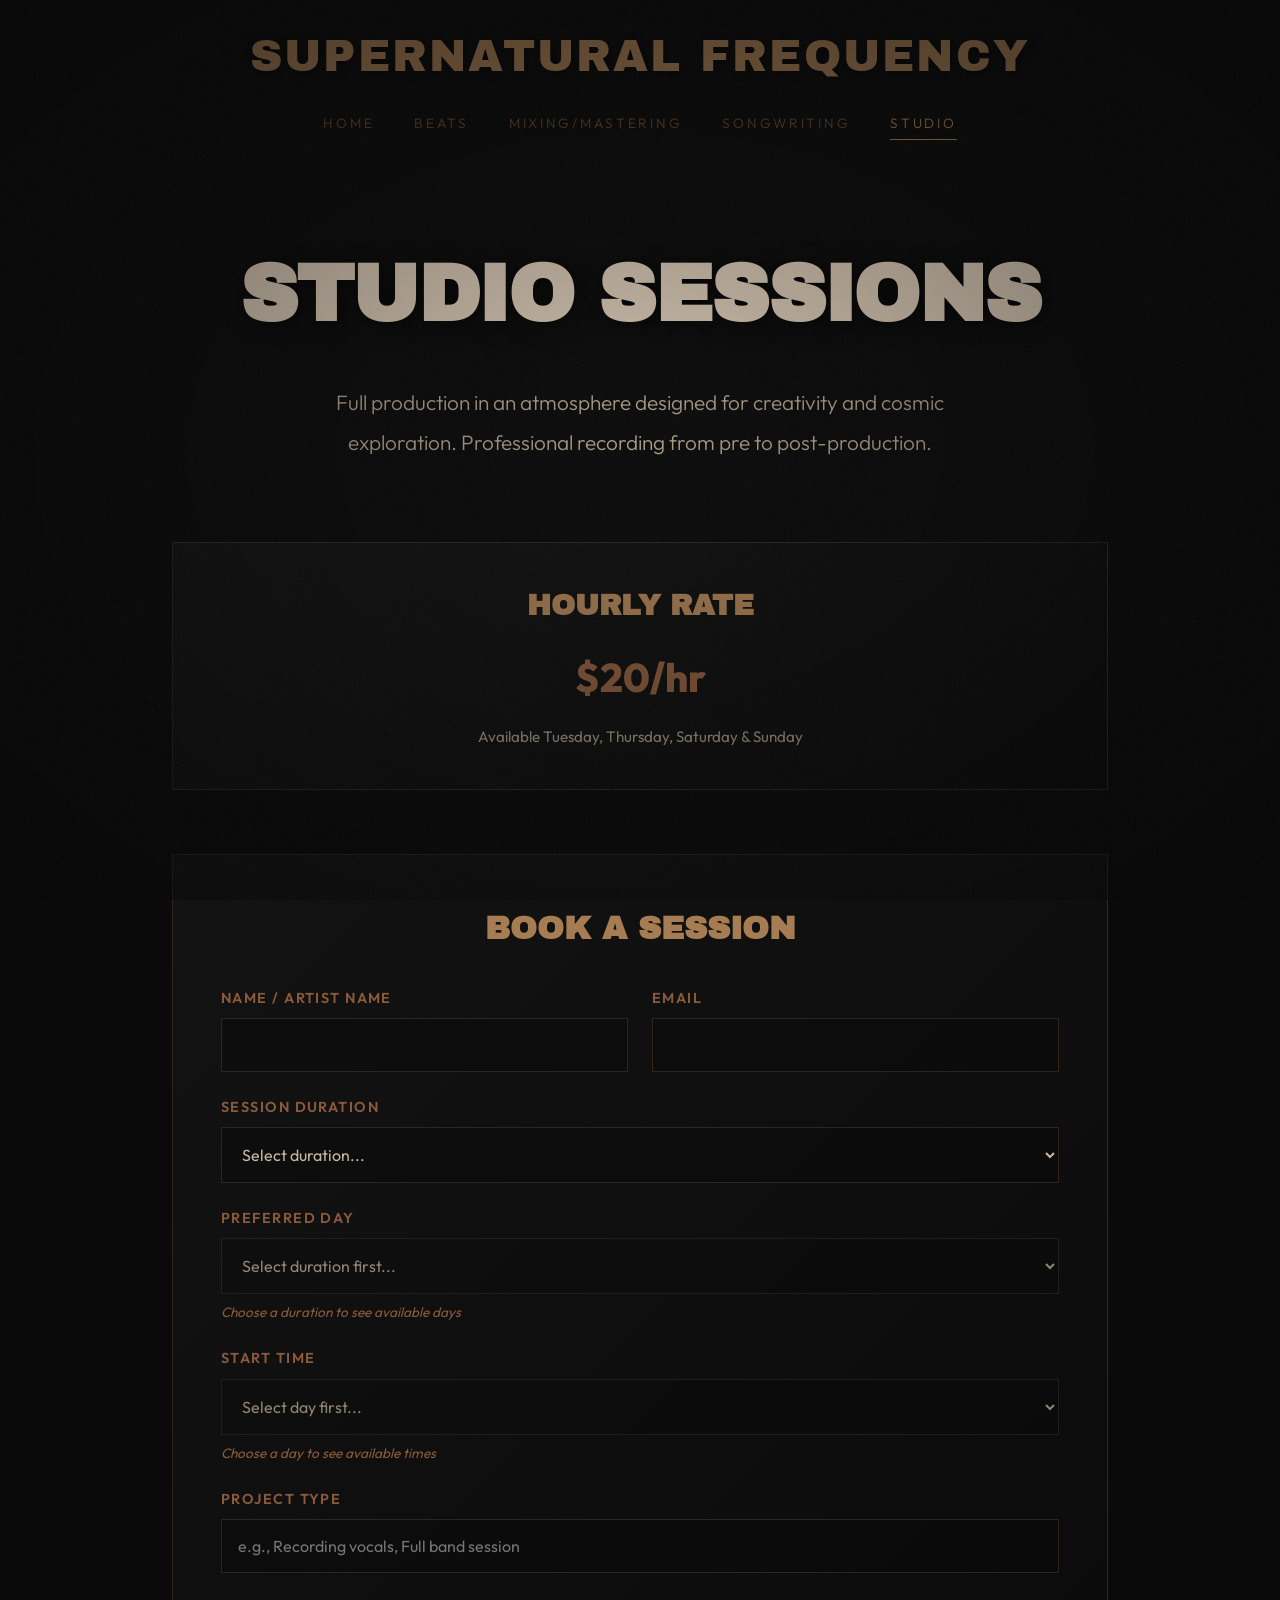
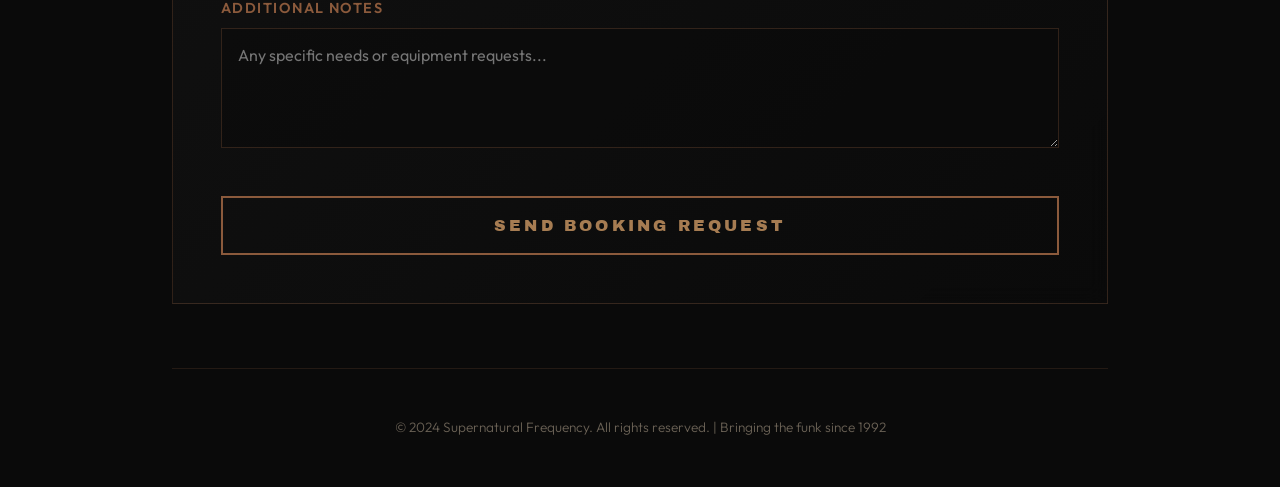
<file: studio.html>
<!DOCTYPE html>
<html lang="en">
<head>
    <meta charset="UTF-8">
    <meta name="viewport" content="width=device-width, initial-scale=1.0">
    <title>Studio Sessions | Supernatural Frequency</title>
    <link rel="preconnect" href="https://fonts.googleapis.com">
    <link rel="preconnect" href="https://fonts.gstatic.com" crossorigin>
    <link href="https://fonts.googleapis.com/css2?family=Archivo+Black&family=Outfit:wght@300;400;600;800&display=swap" rel="stylesheet">
    <style>
        :root {
            --space-black: #0a0a0a;
            --deep-void: #161616;
            --moon-dust: #c9b8a0;
            --burnt-copper: #8b5a3c;
            --dark-gold: #a67c52;
            --cosmic-teal: #2d5f5d;
            --blood-red: #8b2e2e;
            --muted-cream: #d4c4b0;
            --grain-overlay: url('data:image/svg+xml,<svg xmlns="http://www.w3.org/2000/svg" width="300" height="300"><filter id="noise"><feTurbulence type="fractalNoise" baseFrequency="0.9" numOctaves="4" stitchTiles="stitch"/></filter><rect width="300" height="300" filter="url(%23noise)" opacity="0.08"/></svg>');
        }

        * {
            margin: 0;
            padding: 0;
            box-sizing: border-box;
        }

        body {
            font-family: 'Outfit', sans-serif;
            background: var(--space-black);
            color: var(--moon-dust);
            overflow-x: hidden;
            line-height: 1.6;
        }

        body::before {
            content: '';
            position: fixed;
            top: 0;
            left: 0;
            width: 100%;
            height: 100%;
            background: var(--grain-overlay);
            pointer-events: none;
            z-index: 9999;
            opacity: 0.8;
        }

        body::after {
            content: '';
            position: fixed;
            top: 0;
            left: 0;
            width: 100%;
            height: 100%;
            background: radial-gradient(ellipse at center, transparent 0%, rgba(0,0,0,0.6) 100%);
            pointer-events: none;
            z-index: 9998;
        }

        .container {
            position: relative;
            z-index: 1;
            max-width: 1000px;
            margin: 0 auto;
            padding: 0 2rem;
        }

        header {
            padding: 2rem 0;
            text-align: center;
        }

        .logo {
            font-family: 'Archivo Black', sans-serif;
            font-size: clamp(1.8rem, 4vw, 2.8rem);
            color: var(--dark-gold);
            text-transform: uppercase;
            letter-spacing: 0.05em;
            line-height: 1.1;
            text-shadow: 2px 2px 8px rgba(0, 0, 0, 0.8);
            opacity: 0.9;
        }

        .logo a {
            color: inherit;
            text-decoration: none;
        }

        .main-nav {
            margin-top: 2rem;
            display: flex;
            gap: 2.5rem;
            justify-content: center;
            flex-wrap: wrap;
        }

        .main-nav a {
            color: var(--burnt-copper);
            text-decoration: none;
            font-size: 0.85rem;
            text-transform: uppercase;
            letter-spacing: 0.2em;
            font-weight: 300;
            transition: all 0.3s ease;
            opacity: 0.7;
            position: relative;
        }

        .main-nav a::after {
            content: '';
            position: absolute;
            bottom: -5px;
            left: 0;
            width: 0;
            height: 1px;
            background: var(--dark-gold);
            transition: width 0.3s ease;
        }

        .main-nav a:hover,
        .main-nav a.active {
            opacity: 1;
            color: var(--dark-gold);
        }

        .main-nav a:hover::after,
        .main-nav a.active::after {
            width: 100%;
        }

        .page-header {
            padding: 4rem 0 2rem;
            text-align: center;
        }

        .page-title {
            font-family: 'Archivo Black', sans-serif;
            font-size: clamp(3rem, 8vw, 5rem);
            color: var(--muted-cream);
            text-transform: uppercase;
            margin-bottom: 1.5rem;
            letter-spacing: -0.02em;
            text-shadow: 3px 3px 20px rgba(0, 0, 0, 0.9);
        }

        .page-subtitle {
            font-size: clamp(1rem, 2vw, 1.3rem);
            color: var(--moon-dust);
            opacity: 0.85;
            font-weight: 300;
            max-width: 700px;
            margin: 0 auto 3rem;
            line-height: 1.9;
        }

        .pricing-box {
            background: linear-gradient(135deg, rgba(22, 22, 22, 0.8) 0%, rgba(10, 10, 10, 0.9) 100%);
            padding: 2.5rem;
            border: 1px solid rgba(139, 90, 60, 0.3);
            backdrop-filter: blur(10px);
            margin-bottom: 3rem;
            text-align: center;
        }

        .pricing-box h3 {
            font-family: 'Archivo Black', sans-serif;
            font-size: 1.8rem;
            color: var(--dark-gold);
            margin-bottom: 1rem;
            text-transform: uppercase;
        }

        .price {
            font-size: 2.5rem;
            color: var(--burnt-copper);
            font-weight: 800;
            margin-bottom: 1rem;
        }

        .availability-note {
            color: var(--moon-dust);
            opacity: 0.8;
            font-size: 0.95rem;
        }

        .booking-form {
            background: linear-gradient(135deg, rgba(22, 22, 22, 0.8) 0%, rgba(10, 10, 10, 0.9) 100%);
            padding: 3rem;
            border: 1px solid rgba(139, 90, 60, 0.3);
            backdrop-filter: blur(10px);
            margin: 4rem 0;
        }

        .form-title {
            font-family: 'Archivo Black', sans-serif;
            font-size: 2rem;
            color: var(--dark-gold);
            text-transform: uppercase;
            margin-bottom: 2rem;
            text-align: center;
        }

        .form-group {
            margin-bottom: 1.5rem;
        }

        label {
            display: block;
            color: var(--burnt-copper);
            font-size: 0.9rem;
            text-transform: uppercase;
            letter-spacing: 0.1em;
            margin-bottom: 0.5rem;
            font-weight: 600;
        }

        input,
        select,
        textarea {
            width: 100%;
            padding: 1rem;
            background: rgba(10, 10, 10, 0.5);
            border: 1px solid rgba(139, 90, 60, 0.3);
            color: var(--moon-dust);
            font-family: 'Outfit', sans-serif;
            font-size: 1rem;
            transition: all 0.3s ease;
        }

        input:focus,
        select:focus,
        textarea:focus {
            outline: none;
            border-color: var(--burnt-copper);
            background: rgba(10, 10, 10, 0.8);
        }

        textarea {
            resize: vertical;
            min-height: 120px;
        }

        .form-row {
            display: grid;
            grid-template-columns: 1fr 1fr;
            gap: 1.5rem;
        }

        .submit-btn {
            width: 100%;
            padding: 1.2rem;
            background: transparent;
            color: var(--dark-gold);
            font-family: 'Archivo Black', sans-serif;
            font-size: 1rem;
            text-transform: uppercase;
            letter-spacing: 0.2em;
            border: 2px solid var(--burnt-copper);
            cursor: pointer;
            transition: all 0.4s ease;
            margin-top: 1rem;
        }

        .submit-btn:hover {
            background: var(--burnt-copper);
            color: var(--space-black);
            box-shadow: 0 6px 30px rgba(139, 90, 60, 0.4);
        }

        .helper-text {
            font-size: 0.85rem;
            color: var(--burnt-copper);
            margin-top: 0.5rem;
            font-style: italic;
        }

        footer {
            padding: 3rem 0;
            text-align: center;
            border-top: 1px solid rgba(139, 90, 60, 0.2);
            margin-top: 4rem;
        }

        footer p {
            color: var(--moon-dust);
            opacity: 0.5;
            font-size: 0.85rem;
            font-weight: 300;
        }

        @media (max-width: 768px) {
            .form-row {
                grid-template-columns: 1fr;
            }
        }
    </style>
</head>
<body>
    <div class="container">
        <header>
            <div class="logo"><a href="index.html">Supernatural Frequency</a></div>
            <nav class="main-nav">
                <a href="index.html">Home</a>
                <a href="beats.html">Beats</a>
                <a href="mixing-mastering.html">Mixing/Mastering</a>
                <a href="songwriting.html">Songwriting</a>
                <a href="studio.html" class="active">Studio</a>
            </nav>
        </header>

        <section class="page-header">
            <h1 class="page-title">Studio Sessions</h1>
            <p class="page-subtitle">
                Full production in an atmosphere designed for creativity and cosmic exploration. 
                Professional recording from pre to post-production.
            </p>
        </section>

        <section class="pricing-section">
            <div class="pricing-box">
                <h3>Hourly Rate</h3>
                <div class="price">$20/hr</div>
                <p class="availability-note">Available Tuesday, Thursday, Saturday & Sunday</p>
            </div>

            <div class="booking-form">
                <h2 class="form-title">Book a Session</h2>
                <form action="https://formspree.io/f/mqelqenq" method="POST" id="bookingForm">
                    <input type="hidden" name="_subject" value="New Studio Session Booking - Supernatural Frequency">
                    
                    <div class="form-row">
                        <div class="form-group">
                            <label for="name">Name / Artist Name</label>
                            <input type="text" id="name" name="Name" required>
                        </div>
                        <div class="form-group">
                            <label for="email">Email</label>
                            <input type="email" id="email" name="Email" required>
                        </div>
                    </div>

                    <div class="form-group">
                        <label for="duration">Session Duration</label>
                        <select id="duration" name="Duration" required>
                            <option value="">Select duration...</option>
                            <option value="1">1 Hour ($20)</option>
                            <option value="2">2 Hours ($40)</option>
                            <option value="3">3 Hours ($60)</option>
                            <option value="4">4 Hours ($80)</option>
                        </select>
                    </div>

                    <div class="form-group">
                        <label for="day">Preferred Day</label>
                        <select id="day" name="Day" required disabled>
                            <option value="">Select duration first...</option>
                        </select>
                        <p class="helper-text" id="day-helper">Choose a duration to see available days</p>
                    </div>

                    <div class="form-group">
                        <label for="time">Start Time</label>
                        <select id="time" name="Start Time" required disabled>
                            <option value="">Select day first...</option>
                        </select>
                        <p class="helper-text" id="time-helper">Choose a day to see available times</p>
                    </div>

                    <div class="form-group">
                        <label for="project-type">Project Type</label>
                        <input type="text" id="project-type" name="Project Type" placeholder="e.g., Recording vocals, Full band session" required>
                    </div>

                    <div class="form-group">
                        <label for="additional">Additional Notes</label>
                        <textarea id="additional" name="Additional Notes" placeholder="Any specific needs or equipment requests..."></textarea>
                    </div>

                    <button type="submit" class="submit-btn">Send Booking Request</button>
                </form>
            </div>
        </section>

        <footer>
            <p>&copy; 2024 Supernatural Frequency. All rights reserved. | Bringing the funk since 1992</p>
        </footer>
    </div>

    <script>
        // Smart booking system
        const durationSelect = document.getElementById('duration');
        const daySelect = document.getElementById('day');
        const timeSelect = document.getElementById('time');
        const dayHelper = document.getElementById('day-helper');
        const timeHelper = document.getElementById('time-helper');

        const availableDays = [
            { value: 'tuesday', label: 'Tuesday', hours: { start: 19, end: 21 } },  // 7pm-9pm
            { value: 'thursday', label: 'Thursday', hours: { start: 19, end: 21 } },  // 7pm-9pm
            { value: 'saturday', label: 'Saturday', hours: { start: 11, end: 21 } },  // 11am-9pm
            { value: 'sunday', label: 'Sunday', hours: { start: 11, end: 21 } }      // 11am-9pm
        ];

        // When duration is selected
        durationSelect.addEventListener('change', function() {
            const duration = parseInt(this.value);
            if (!duration) return;

            // Enable day select
            daySelect.disabled = false;
            daySelect.innerHTML = '<option value="">Select a day...</option>';

            // Add available days
            availableDays.forEach(day => {
                daySelect.innerHTML += `<option value="${day.value}">${day.label}</option>`;
            });

            dayHelper.textContent = 'Select your preferred day';
            
            // Reset time select
            timeSelect.disabled = true;
            timeSelect.innerHTML = '<option value="">Select day first...</option>';
        });

        // When day is selected
        daySelect.addEventListener('change', function() {
            const duration = parseInt(durationSelect.value);
            const selectedDay = this.value;
            
            if (!duration || !selectedDay) return;

            const day = availableDays.find(d => d.value === selectedDay);
            if (!day) return;

            // Calculate available time slots
            const availableTimes = [];
            for (let hour = day.hours.start; hour <= day.hours.end - duration; hour++) {
                const timeLabel = formatTime(hour);
                const endTime = formatTime(hour + duration);
                availableTimes.push({
                    value: timeLabel,
                    label: `${timeLabel} - ${endTime}`
                });
            }

            // Populate time select
            timeSelect.disabled = false;
            timeSelect.innerHTML = '<option value="">Select start time...</option>';
            
            if (availableTimes.length === 0) {
                timeSelect.innerHTML = '<option value="">No available times for this duration</option>';
                timeHelper.textContent = `${duration} hour session not available on ${day.label}`;
                timeSelect.disabled = true;
            } else {
                availableTimes.forEach(time => {
                    timeSelect.innerHTML += `<option value="${time.value}">${time.label}</option>`;
                });
                timeHelper.textContent = 'Select your start time';
            }
        });

        // Format hour to AM/PM
        function formatTime(hour) {
            if (hour === 12) return '12pm';
            if (hour < 12) return hour + 'am';
            return (hour - 12) + 'pm';
        }
    </script>
</body>
</html>
</file>
<file: preview/tappd-in-714/assets/styles.css>
:root{--orange:#ff681c;--bg:#0b0b0c;--txt:#f8f4ee;--muted:#b5aeaa}*{box-sizing:border-box}html{scroll-behavior:smooth}body{margin:0;background:var(--bg);color:var(--txt);font:16px 'DM Sans',Arial,sans-serif}a{color:inherit;text-decoration:none}button{cursor:pointer}img{max-width:100%}.wrap{max-width:1260px;margin:auto;padding:0 40px}header{height:88px;display:flex;align-items:center;gap:40px;padding:0 max(4vw,24px);border-bottom:1px solid #ffffff25;background:#0b0b0cf5;position:sticky;top:0;z-index:10;backdrop-filter:blur(15px)}.brand{display:flex;align-items:center;gap:10px;font:900 24px 'Barlow Condensed',sans-serif;letter-spacing:.6px;line-height:.8;white-space:nowrap}.brand img{width:54px;height:54px;object-fit:contain;border-radius:50%}.brand em{color:var(--orange);font-style:normal}.brand small{display:block;font-size:12px;letter-spacing:5px;margin-top:6px}nav{display:flex;align-items:center;gap:34px;margin-left:auto}nav a,.follow,.index,.eyebrow,.minor,.tag,.host small,.host .num,.culturegrid small,.handle{font-size:12px;letter-spacing:2px;font-weight:800}nav a:hover,.simple:hover,.line-link:hover{color:var(--orange)}.follow{background:var(--orange);color:#111;padding:16px 20px;white-space:nowrap}#menubtn{display:none;background:transparent;color:#fff;border:0;font-size:25px}.hero{min-height:675px;background:linear-gradient(115deg,#090909 10%,#1b0d09 72%,#0b0b0c 100%);position:relative;overflow:hidden}.hero:after{content:'';position:absolute;inset:0;background:radial-gradient(ellipse at 85% 55%,#ff5a0a22,transparent 55%),repeating-linear-gradient(0deg,transparent 0 5px,#00000014 6px 7px);pointer-events:none}.hero-inner{max-width:1360px;margin:auto;padding:70px 50px 85px;display:grid;grid-template-columns:52% 48%;align-items:center;min-height:675px;position:relative;z-index:1}.hero h1,h2,.host h3,.culturegrid h3,.sticker,.contact h2{font-family:'Barlow Condensed',Impact,sans-serif;font-weight:900;line-height:.88;letter-spacing:-2px}.hero h1{font-size:clamp(70px,8vw,140px);margin:38px 0 24px}.hero h1 span{color:#ddd2ca}.hero h1 b,h2 em{color:var(--orange);font-style:normal}.hero-text>p:not(.tag){line-height:1.8;max-width:480px;color:#c8c0bb}.eyebrow{color:var(--orange)}.eyebrow span{color:#c6bcb5;margin-left:15px}.tag{border-left:4px solid var(--orange);padding:10px 0 10px 18px;margin:20px 0}.actions{display:flex;gap:30px;align-items:center;flex-wrap:wrap;margin:32px 0 52px}.btn{display:inline-block;background:var(--orange);color:#080808;padding:17px 26px;font-size:13px;letter-spacing:1px;font-weight:900}.btn:hover,.follow:hover{background:#ff8e45}.simple,.line-link{font-weight:800;font-size:13px;letter-spacing:1px}.minor{color:#93867d}.hero-art{min-height:555px;position:relative;display:grid;place-items:center}.hero-bandana{position:absolute;inset:4%;transform:rotate(-8deg);background:linear-gradient(#0005,#0005),url('bandana.webp') center/cover;clip-path:polygon(4% 6%,92% 0,100% 82%,18% 100%);box-shadow:0 0 95px #fd511833}.hero-art:before{content:'';position:absolute;border:2px solid #ff742933;border-radius:50%;width:490px;height:490px;max-width:90%;box-shadow:0 0 80px #ff6e2522}.hero-art .mic{position:absolute;width:79%;max-width:485px;filter:drop-shadow(0 20px 20px #000)}.hero-art .biglogo{position:absolute;width:62%;max-width:380px;bottom:-30px;right:-4%;border-radius:50%;filter:drop-shadow(0 15px 15px #000)}.stamp{position:absolute;right:1%;top:12%;font:900 70px 'Barlow Condensed';color:var(--orange);transform:rotate(10deg)}.stamp small{font-size:20px;color:#fff}.ticker{overflow:hidden;white-space:nowrap;background:var(--orange);color:#0a0a0a;font:900 28px 'Barlow Condensed';letter-spacing:3px;padding:17px 0}.ticker div{width:max-content;animation:marquee 25s linear infinite}@keyframes marquee{to{transform:translateX(-36%)}}.section{padding:110px 0}.split{display:grid;grid-template-columns:1fr 1fr;gap:80px;align-items:center}.index{color:var(--orange)}h2{font-size:clamp(58px,6.5vw,105px);margin:20px 0 30px}section p{color:#bfb9b6;line-height:1.8}.about h3{font-size:22px;max-width:500px}.about p{max-width:500px}.line-link{display:inline-block;margin-top:20px;border-bottom:2px solid var(--orange);padding-bottom:12px}.about-visual{position:relative;padding:30px;background:url('bandana.webp') center/cover;border:1px solid #f8823d50;transform:rotate(1deg)}.about-visual img{display:block;width:100%;aspect-ratio:1.2;object-fit:cover;filter:grayscale(.4)}.sticker{position:absolute;bottom:-25px;right:-22px;background:var(--orange);padding:25px;color:#0b0b0b;font-size:26px;transform:rotate(5deg);text-align:center}.sticker b,.sticker small{display:block}.sticker small{font:900 11px 'DM Sans';margin-top:10px}.crew{background:#121213}.sectionhead{display:flex;align-items:end;justify-content:space-between;gap:20px}.sectionhead p{font-size:12px;letter-spacing:2px;font-weight:800}.hostgrid{display:grid;grid-template-columns:1.15fr 1fr 1fr;gap:18px}.host{height:470px;position:relative;background:#222;overflow:hidden;border:1px solid #4b362e}.host.lead{border-bottom:5px solid var(--orange)}.host img{height:100%;width:100%;object-fit:cover;object-position:top center;filter:grayscale(.27) contrast(1.12);transition:transform .4s}.host:hover img{transform:scale(1.05)}.host:after{content:'';position:absolute;inset:0;background:linear-gradient(0deg,#050505 0%,transparent 65%)}.host .num,.hosttitle{position:absolute;z-index:1}.host .num{left:22px;top:24px;background:#0a0a0ac9;padding:9px}.hosttitle{bottom:23px;left:25px;right:15px}.hosttitle small{color:var(--orange)}.host h3{font-size:54px;letter-spacing:-1px;margin:8px 0}.host h3 span{color:var(--orange)}.host p{margin:0;font-size:13px}.culturegrid{display:grid;grid-template-columns:repeat(3,1fr);gap:18px}.culturegrid article{min-height:370px;position:relative;overflow:hidden;background:#242424}.culturegrid img{position:absolute;width:100%;height:100%;object-fit:cover;filter:brightness(.68)}.culturegrid article:after{content:'';position:absolute;inset:0;background:linear-gradient(0deg,#080808 0%,transparent 85%)}.culturegrid article>div{position:absolute;z-index:1;left:25px;bottom:22px}.culturegrid h3{font-size:43px;margin:12px 0 0}.culturegrid small{color:var(--orange)}.social{background:#141110}.social .wrap>div:first-child>p{max-width:490px}.handle{color:#fff;font-size:19px;margin:28px 0}.phonewrap{display:grid;place-items:center;min-height:480px;background:linear-gradient(130deg,#9b3a13,#120e0b),url('bandana.webp') center/cover;border:1px solid #ff6b1e65}.phone{max-width:250px;height:445px;object-fit:cover;object-position:top;border:9px solid #080808;border-radius:32px;box-shadow:15px 25px 60px #0009}.contact{padding:115px 0;text-align:center;color:#111;background:linear-gradient(#ff681ce6,#ff681ce6),url('bandana.webp') center/cover}.contact .index{color:#111}.contact h2{font-size:clamp(76px,10vw,150px);margin:20px 0}.contact h2 span{color:#fff}.contact p{color:#1d100c}.btn.dark{background:#090909;color:white}.btn.dark:hover{background:#2a1812}footer{padding:60px 0 25px;background:#070707}.foot{display:grid;grid-template-columns:140px 1fr 1fr;gap:35px;align-items:center}.foot img{width:125px;border-radius:50%}.foot h3{font:900 40px/.95 'Barlow Condensed';margin:0}.foot p{font-size:11px;letter-spacing:2px}.foot>div:last-child{display:flex;flex-direction:column;gap:15px;font-weight:900;font-size:12px;letter-spacing:1px;align-items:end}.copyright{color:#777;border-top:1px solid #444;margin-top:42px;padding-top:20px;font-size:11px;letter-spacing:2px}@media(max-width:950px){header{gap:10px;justify-content:space-between}header .top{display:none}#menubtn{display:block}nav{display:none;position:absolute;top:88px;left:0;right:0;padding:30px;background:#0d0d0e;flex-direction:column;align-items:start;border-bottom:2px solid var(--orange)}nav.open{display:flex}.hero-inner{grid-template-columns:1fr;padding:55px 25px}.hero h1{font-size:clamp(64px,12vw,115px)}.hero-art{min-height:490px;max-width:590px;width:100%;margin:auto}.split{gap:38px}.host h3{font-size:40px}}@media(max-width:650px){.wrap{padding:0 22px}header{height:74px;padding:0 18px}nav{top:74px}.brand{font-size:20px}.brand img{width:42px;height:42px}.hero-inner{padding:40px 22px 55px}.hero h1{font-size:clamp(56px,12vw,82px);letter-spacing:-1px}.eyebrow{font-size:10px}.eyebrow span{display:block;margin:10px 0 0}.hero-art{min-height:350px}.hero-art .mic{width:75%}.hero-art .biglogo{bottom:0;right:0}.stamp{font-size:42px}.section{padding:74px 0}.split{grid-template-columns:1fr;gap:55px}.sectionhead{display:block}.hostgrid{grid-template-columns:1fr}.host{height:430px}.host.lead{height:470px}.culturegrid{grid-template-columns:1fr}.culturegrid article{min-height:330px}.phonewrap{min-height:460px}.contact{padding:85px 0}.contact h2{font-size:70px}.foot{grid-template-columns:1fr 1fr}.foot img{width:90px}.foot>div:last-child{grid-column:1 / -1;align-items:start}.sticker{right:-12px}.ticker{font-size:23px}}

/* Smoky branded stage treatment and motion accessibility */
.hero:before{content:"";position:absolute;inset:0;background:url("stage.webp") center / cover no-repeat;opacity:.23;mix-blend-mode:screen;pointer-events:none}
@media(prefers-reduced-motion:reduce){*,*:before,*:after{animation-duration:.001ms!important;transition-duration:.001ms!important;scroll-behavior:auto!important}}
</file>
<file: assets/css/noscript.css>
/*
	Phantom by HTML5 UP
	html5up.net | @ajlkn
	Free for personal and commercial use under the CCA 3.0 license (html5up.net/license)
*/

/* Tiles */

	body.is-preload .tiles article {
		-moz-transform: none;
		-webkit-transform: none;
		-ms-transform: none;
		transform: none;
		opacity: 1;
	}
</file>
<file: assets/css/main.css>
@import url(fontawesome-all.min.css);
@import url("https://fonts.googleapis.com/css?family=Source+Sans+Pro:300,700,900");

/*
	Phantom by HTML5 UP
	html5up.net | @ajlkn
	Free for personal and commercial use under the CCA 3.0 license (html5up.net/license)
*/

html, body, div, span, applet, object,
iframe, h1, h2, h3, h4, h5, h6, p, blockquote,
pre, a, abbr, acronym, address, big, cite,
code, del, dfn, em, img, ins, kbd, q, s, samp,
small, strike, strong, sub, sup, tt, var, b,
u, i, center, dl, dt, dd, ol, ul, li, fieldset,
form, label, legend, table, caption, tbody,
tfoot, thead, tr, th, td, article, aside,
canvas, details, embed, figure, figcaption,
footer, header, hgroup, menu, nav, output, ruby,
section, summary, time, mark, audio, video {
	margin: 0;
	padding: 0;
	border: 0;
	font-size: 100%;
	font: inherit;
	vertical-align: baseline;}

article, aside, details, figcaption, figure,
footer, header, hgroup, menu, nav, section {
	display: block;}

body {
	line-height: 1;
}

ol, ul {
	list-style: none;
}

blockquote, q {
	quotes: none;
}

	blockquote:before, blockquote:after, q:before, q:after {
		content: '';
		content: none;
	}

table {
	border-collapse: collapse;
	border-spacing: 0;
}

body {
	-webkit-text-size-adjust: none;
}

mark {
	background-color: transparent;
	color: inherit;
}

input::-moz-focus-inner {
	border: 0;
	padding: 0;
}

input, select, textarea {
	-moz-appearance: none;
	-webkit-appearance: none;
	-ms-appearance: none;
	appearance: none;
}

/* Basic */

	@-ms-viewport {
		width: device-width;
	}

	body {
		-ms-overflow-style: scrollbar;
	}

	@media screen and (max-width: 480px) {

		html, body {
			min-width: 320px;
		}

	}

	html {
		box-sizing: border-box;
	}

	*, *:before, *:after {
		box-sizing: inherit;
	}

	body {
		background: #ffffff;
	}

		body.is-preload *, body.is-preload *:before, body.is-preload *:after {
			-moz-animation: none !important;
			-webkit-animation: none !important;
			-ms-animation: none !important;
			animation: none !important;
			-moz-transition: none !important;
			-webkit-transition: none !important;
			-ms-transition: none !important;
			transition: none !important;
		}

/* Type */

	body, input, select, textarea {
		color: #585858;
		font-family: "Source Sans Pro", Helvetica, sans-serif;
		font-size: 16pt;
		font-weight: 300;
		line-height: 1.75;
	}

		@media screen and (max-width: 1680px) {

			body, input, select, textarea {
				font-size: 14pt;
			}

		}

		@media screen and (max-width: 1280px) {

			body, input, select, textarea {
				font-size: 12pt;
			}

		}

	a {
		-moz-transition: border-bottom-color 0.2s ease, color 0.2s ease;
		-webkit-transition: border-bottom-color 0.2s ease, color 0.2s ease;
		-ms-transition: border-bottom-color 0.2s ease, color 0.2s ease;
		transition: border-bottom-color 0.2s ease, color 0.2s ease;
		text-decoration: none;
		color: #585858;
		border-bottom: dotted 1px rgba(88, 88, 88, 0.5);
	}

		a:hover {
			border-bottom-color: transparent;
			color: #f2849e !important;
		}

	strong, b {
		font-weight: 900;
	}

	em, i {
		font-style: italic;
	}

	p {
		margin: 0 0 2em 0;
	}

	h1 {
		font-size: 2.75em;
		font-weight: 700;
		line-height: 1.3;
		margin: 0 0 1em 0;
		letter-spacing: -0.035em;
	}

		h1 a {
			color: inherit;
		}

		@media screen and (max-width: 736px) {

			h1 {
				font-size: 2em;
				margin: 0 0 1em 0;
			}

		}

		@media screen and (max-width: 360px) {

			h1 {
				font-size: 1.75em;
			}

		}

	h2, h3, h4, h5, h6 {
		font-weight: 900;
		line-height: 1.5;
		margin: 0 0 2em 0;
		text-transform: uppercase;
		letter-spacing: 0.35em;
	}

		h2 a, h3 a, h4 a, h5 a, h6 a {
			color: inherit;
		}

	h2 {
		font-size: 1.1em;
	}

	h3 {
		font-size: 1em;
	}

	h4 {
		font-size: 0.8em;
	}

	h5 {
		font-size: 0.8em;
	}

	h6 {
		font-size: 0.8em;
	}

	@media screen and (max-width: 980px) {

		h1 br, h2 br, h3 br, h4 br, h5 br, h6 br {
			display: none;
		}

	}

	@media screen and (max-width: 736px) {

		h2 {
			font-size: 1em;
		}

		h3 {
			font-size: 0.8em;
		}

	}

	sub {
		font-size: 0.8em;
		position: relative;
		top: 0.5em;
	}

	sup {
		font-size: 0.8em;
		position: relative;
		top: -0.5em;
	}

	blockquote {
		border-left: solid 4px #c9c9c9;
		font-style: italic;
		margin: 0 0 2em 0;
		padding: 0.5em 0 0.5em 2em;
	}

	code {
		background: rgba(144, 144, 144, 0.075);
		border-radius: 4px;
		border: solid 1px #c9c9c9;
		font-family: "Courier New", monospace;
		font-size: 0.9em;
		margin: 0 0.25em;
		padding: 0.25em 0.65em;
	}

	pre {
		-webkit-overflow-scrolling: touch;
		font-family: "Courier New", monospace;
		font-size: 0.9em;
		margin: 0 0 2em 0;
	}

		pre code {
			display: block;
			line-height: 1.75;
			padding: 1em 1.5em;
			overflow-x: auto;
		}

	hr {
		border: 0;
		border-bottom: solid 1px #c9c9c9;
		margin: 2em 0;
	}

		hr.major {
			margin: 3em 0;
		}

	.align-left {
		text-align: left;
	}

	.align-center {
		text-align: center;
	}

	.align-right {
		text-align: right;
	}

/* Row */

	.row {
		display: flex;
		flex-wrap: wrap;
		box-sizing: border-box;
		align-items: stretch;
	}

		.row > * {
			box-sizing: border-box;
		}

		.row.gtr-uniform > * > :last-child {
			margin-bottom: 0;
		}

		.row.aln-left {
			justify-content: flex-start;
		}

		.row.aln-center {
			justify-content: center;
		}

		.row.aln-right {
			justify-content: flex-end;
		}

		.row.aln-top {
			align-items: flex-start;
		}

		.row.aln-middle {
			align-items: center;
		}

		.row.aln-bottom {
			align-items: flex-end;
		}

		.row > .imp {
			order: -1;
		}

		.row > .col-1 {
			width: 8.33333%;
		}

		.row > .off-1 {
			margin-left: 8.33333%;
		}

		.row > .col-2 {
			width: 16.66667%;
		}

		.row > .off-2 {
			margin-left: 16.66667%;
		}

		.row > .col-3 {
			width: 25%;
		}

		.row > .off-3 {
			margin-left: 25%;
		}

		.row > .col-4 {
			width: 33.33333%;
		}

		.row > .off-4 {
			margin-left: 33.33333%;
		}

		.row > .col-5 {
			width: 41.66667%;
		}

		.row > .off-5 {
			margin-left: 41.66667%;
		}

		.row > .col-6 {
			width: 50%;
		}

		.row > .off-6 {
			margin-left: 50%;
		}

		.row > .col-7 {
			width: 58.33333%;
		}

		.row > .off-7 {
			margin-left: 58.33333%;
		}

		.row > .col-8 {
			width: 66.66667%;
		}

		.row > .off-8 {
			margin-left: 66.66667%;
		}

		.row > .col-9 {
			width: 75%;
		}

		.row > .off-9 {
			margin-left: 75%;
		}

		.row > .col-10 {
			width: 83.33333%;
		}

		.row > .off-10 {
			margin-left: 83.33333%;
		}

		.row > .col-11 {
			width: 91.66667%;
		}

		.row > .off-11 {
			margin-left: 91.66667%;
		}

		.row > .col-12 {
			width: 100%;
		}

		.row > .off-12 {
			margin-left: 100%;
		}

		.row.gtr-0 {
			margin-top: 0;
			margin-left: 0em;
		}

			.row.gtr-0 > * {
				padding: 0 0 0 0em;
			}

			.row.gtr-0.gtr-uniform {
				margin-top: 0em;
			}

				.row.gtr-0.gtr-uniform > * {
					padding-top: 0em;
				}

		.row.gtr-25 {
			margin-top: 0;
			margin-left: -0.5em;
		}

			.row.gtr-25 > * {
				padding: 0 0 0 0.5em;
			}

			.row.gtr-25.gtr-uniform {
				margin-top: -0.5em;
			}

				.row.gtr-25.gtr-uniform > * {
					padding-top: 0.5em;
				}

		.row.gtr-50 {
			margin-top: 0;
			margin-left: -1em;
		}

			.row.gtr-50 > * {
				padding: 0 0 0 1em;
			}

			.row.gtr-50.gtr-uniform {
				margin-top: -1em;
			}

				.row.gtr-50.gtr-uniform > * {
					padding-top: 1em;
				}

		.row {
			margin-top: 0;
			margin-left: -2em;
		}

			.row > * {
				padding: 0 0 0 2em;
			}

			.row.gtr-uniform {
				margin-top: -2em;
			}

				.row.gtr-uniform > * {
					padding-top: 2em;
				}

		.row.gtr-150 {
			margin-top: 0;
			margin-left: -3em;
		}

			.row.gtr-150 > * {
				padding: 0 0 0 3em;
			}

			.row.gtr-150.gtr-uniform {
				margin-top: -3em;
			}

				.row.gtr-150.gtr-uniform > * {
					padding-top: 3em;
				}

		.row.gtr-200 {
			margin-top: 0;
			margin-left: -4em;
		}

			.row.gtr-200 > * {
				padding: 0 0 0 4em;
			}

			.row.gtr-200.gtr-uniform {
				margin-top: -4em;
			}

				.row.gtr-200.gtr-uniform > * {
					padding-top: 4em;
				}

		@media screen and (max-width: 1680px) {

			.row {
				display: flex;
				flex-wrap: wrap;
				box-sizing: border-box;
				align-items: stretch;
			}

				.row > * {
					box-sizing: border-box;
				}

				.row.gtr-uniform > * > :last-child {
					margin-bottom: 0;
				}

				.row.aln-left {
					justify-content: flex-start;
				}

				.row.aln-center {
					justify-content: center;
				}

				.row.aln-right {
					justify-content: flex-end;
				}

				.row.aln-top {
					align-items: flex-start;
				}

				.row.aln-middle {
					align-items: center;
				}

				.row.aln-bottom {
					align-items: flex-end;
				}

				.row > .imp-xlarge {
					order: -1;
				}

				.row > .col-1-xlarge {
					width: 8.33333%;
				}

				.row > .off-1-xlarge {
					margin-left: 8.33333%;
				}

				.row > .col-2-xlarge {
					width: 16.66667%;
				}

				.row > .off-2-xlarge {
					margin-left: 16.66667%;
				}

				.row > .col-3-xlarge {
					width: 25%;
				}

				.row > .off-3-xlarge {
					margin-left: 25%;
				}

				.row > .col-4-xlarge {
					width: 33.33333%;
				}

				.row > .off-4-xlarge {
					margin-left: 33.33333%;
				}

				.row > .col-5-xlarge {
					width: 41.66667%;
				}

				.row > .off-5-xlarge {
					margin-left: 41.66667%;
				}

				.row > .col-6-xlarge {
					width: 50%;
				}

				.row > .off-6-xlarge {
					margin-left: 50%;
				}

				.row > .col-7-xlarge {
					width: 58.33333%;
				}

				.row > .off-7-xlarge {
					margin-left: 58.33333%;
				}

				.row > .col-8-xlarge {
					width: 66.66667%;
				}

				.row > .off-8-xlarge {
					margin-left: 66.66667%;
				}

				.row > .col-9-xlarge {
					width: 75%;
				}

				.row > .off-9-xlarge {
					margin-left: 75%;
				}

				.row > .col-10-xlarge {
					width: 83.33333%;
				}

				.row > .off-10-xlarge {
					margin-left: 83.33333%;
				}

				.row > .col-11-xlarge {
					width: 91.66667%;
				}

				.row > .off-11-xlarge {
					margin-left: 91.66667%;
				}

				.row > .col-12-xlarge {
					width: 100%;
				}

				.row > .off-12-xlarge {
					margin-left: 100%;
				}

				.row.gtr-0 {
					margin-top: 0;
					margin-left: 0em;
				}

					.row.gtr-0 > * {
						padding: 0 0 0 0em;
					}

					.row.gtr-0.gtr-uniform {
						margin-top: 0em;
					}

						.row.gtr-0.gtr-uniform > * {
							padding-top: 0em;
						}

				.row.gtr-25 {
					margin-top: 0;
					margin-left: -0.5em;
				}

					.row.gtr-25 > * {
						padding: 0 0 0 0.5em;
					}

					.row.gtr-25.gtr-uniform {
						margin-top: -0.5em;
					}

						.row.gtr-25.gtr-uniform > * {
							padding-top: 0.5em;
						}

				.row.gtr-50 {
					margin-top: 0;
					margin-left: -1em;
				}

					.row.gtr-50 > * {
						padding: 0 0 0 1em;
					}

					.row.gtr-50.gtr-uniform {
						margin-top: -1em;
					}

						.row.gtr-50.gtr-uniform > * {
							padding-top: 1em;
						}

				.row {
					margin-top: 0;
					margin-left: -2em;
				}

					.row > * {
						padding: 0 0 0 2em;
					}

					.row.gtr-uniform {
						margin-top: -2em;
					}

						.row.gtr-uniform > * {
							padding-top: 2em;
						}

				.row.gtr-150 {
					margin-top: 0;
					margin-left: -3em;
				}

					.row.gtr-150 > * {
						padding: 0 0 0 3em;
					}

					.row.gtr-150.gtr-uniform {
						margin-top: -3em;
					}

						.row.gtr-150.gtr-uniform > * {
							padding-top: 3em;
						}

				.row.gtr-200 {
					margin-top: 0;
					margin-left: -4em;
				}

					.row.gtr-200 > * {
						padding: 0 0 0 4em;
					}

					.row.gtr-200.gtr-uniform {
						margin-top: -4em;
					}

						.row.gtr-200.gtr-uniform > * {
							padding-top: 4em;
						}

		}

		@media screen and (max-width: 1280px) {

			.row {
				display: flex;
				flex-wrap: wrap;
				box-sizing: border-box;
				align-items: stretch;
			}

				.row > * {
					box-sizing: border-box;
				}

				.row.gtr-uniform > * > :last-child {
					margin-bottom: 0;
				}

				.row.aln-left {
					justify-content: flex-start;
				}

				.row.aln-center {
					justify-content: center;
				}

				.row.aln-right {
					justify-content: flex-end;
				}

				.row.aln-top {
					align-items: flex-start;
				}

				.row.aln-middle {
					align-items: center;
				}

				.row.aln-bottom {
					align-items: flex-end;
				}

				.row > .imp-large {
					order: -1;
				}

				.row > .col-1-large {
					width: 8.33333%;
				}

				.row > .off-1-large {
					margin-left: 8.33333%;
				}

				.row > .col-2-large {
					width: 16.66667%;
				}

				.row > .off-2-large {
					margin-left: 16.66667%;
				}

				.row > .col-3-large {
					width: 25%;
				}

				.row > .off-3-large {
					margin-left: 25%;
				}

				.row > .col-4-large {
					width: 33.33333%;
				}

				.row > .off-4-large {
					margin-left: 33.33333%;
				}

				.row > .col-5-large {
					width: 41.66667%;
				}

				.row > .off-5-large {
					margin-left: 41.66667%;
				}

				.row > .col-6-large {
					width: 50%;
				}

				.row > .off-6-large {
					margin-left: 50%;
				}

				.row > .col-7-large {
					width: 58.33333%;
				}

				.row > .off-7-large {
					margin-left: 58.33333%;
				}

				.row > .col-8-large {
					width: 66.66667%;
				}

				.row > .off-8-large {
					margin-left: 66.66667%;
				}

				.row > .col-9-large {
					width: 75%;
				}

				.row > .off-9-large {
					margin-left: 75%;
				}

				.row > .col-10-large {
					width: 83.33333%;
				}

				.row > .off-10-large {
					margin-left: 83.33333%;
				}

				.row > .col-11-large {
					width: 91.66667%;
				}

				.row > .off-11-large {
					margin-left: 91.66667%;
				}

				.row > .col-12-large {
					width: 100%;
				}

				.row > .off-12-large {
					margin-left: 100%;
				}

				.row.gtr-0 {
					margin-top: 0;
					margin-left: 0em;
				}

					.row.gtr-0 > * {
						padding: 0 0 0 0em;
					}

					.row.gtr-0.gtr-uniform {
						margin-top: 0em;
					}

						.row.gtr-0.gtr-uniform > * {
							padding-top: 0em;
						}

				.row.gtr-25 {
					margin-top: 0;
					margin-left: -0.5em;
				}

					.row.gtr-25 > * {
						padding: 0 0 0 0.5em;
					}

					.row.gtr-25.gtr-uniform {
						margin-top: -0.5em;
					}

						.row.gtr-25.gtr-uniform > * {
							padding-top: 0.5em;
						}

				.row.gtr-50 {
					margin-top: 0;
					margin-left: -1em;
				}

					.row.gtr-50 > * {
						padding: 0 0 0 1em;
					}

					.row.gtr-50.gtr-uniform {
						margin-top: -1em;
					}

						.row.gtr-50.gtr-uniform > * {
							padding-top: 1em;
						}

				.row {
					margin-top: 0;
					margin-left: -2em;
				}

					.row > * {
						padding: 0 0 0 2em;
					}

					.row.gtr-uniform {
						margin-top: -2em;
					}

						.row.gtr-uniform > * {
							padding-top: 2em;
						}

				.row.gtr-150 {
					margin-top: 0;
					margin-left: -3em;
				}

					.row.gtr-150 > * {
						padding: 0 0 0 3em;
					}

					.row.gtr-150.gtr-uniform {
						margin-top: -3em;
					}

						.row.gtr-150.gtr-uniform > * {
							padding-top: 3em;
						}

				.row.gtr-200 {
					margin-top: 0;
					margin-left: -4em;
				}

					.row.gtr-200 > * {
						padding: 0 0 0 4em;
					}

					.row.gtr-200.gtr-uniform {
						margin-top: -4em;
					}

						.row.gtr-200.gtr-uniform > * {
							padding-top: 4em;
						}

		}

		@media screen and (max-width: 980px) {

			.row {
				display: flex;
				flex-wrap: wrap;
				box-sizing: border-box;
				align-items: stretch;
			}

				.row > * {
					box-sizing: border-box;
				}

				.row.gtr-uniform > * > :last-child {
					margin-bottom: 0;
				}

				.row.aln-left {
					justify-content: flex-start;
				}

				.row.aln-center {
					justify-content: center;
				}

				.row.aln-right {
					justify-content: flex-end;
				}

				.row.aln-top {
					align-items: flex-start;
				}

				.row.aln-middle {
					align-items: center;
				}

				.row.aln-bottom {
					align-items: flex-end;
				}

				.row > .imp-medium {
					order: -1;
				}

				.row > .col-1-medium {
					width: 8.33333%;
				}

				.row > .off-1-medium {
					margin-left: 8.33333%;
				}

				.row > .col-2-medium {
					width: 16.66667%;
				}

				.row > .off-2-medium {
					margin-left: 16.66667%;
				}

				.row > .col-3-medium {
					width: 25%;
				}

				.row > .off-3-medium {
					margin-left: 25%;
				}

				.row > .col-4-medium {
					width: 33.33333%;
				}

				.row > .off-4-medium {
					margin-left: 33.33333%;
				}

				.row > .col-5-medium {
					width: 41.66667%;
				}

				.row > .off-5-medium {
					margin-left: 41.66667%;
				}

				.row > .col-6-medium {
					width: 50%;
				}

				.row > .off-6-medium {
					margin-left: 50%;
				}

				.row > .col-7-medium {
					width: 58.33333%;
				}

				.row > .off-7-medium {
					margin-left: 58.33333%;
				}

				.row > .col-8-medium {
					width: 66.66667%;
				}

				.row > .off-8-medium {
					margin-left: 66.66667%;
				}

				.row > .col-9-medium {
					width: 75%;
				}

				.row > .off-9-medium {
					margin-left: 75%;
				}

				.row > .col-10-medium {
					width: 83.33333%;
				}

				.row > .off-10-medium {
					margin-left: 83.33333%;
				}

				.row > .col-11-medium {
					width: 91.66667%;
				}

				.row > .off-11-medium {
					margin-left: 91.66667%;
				}

				.row > .col-12-medium {
					width: 100%;
				}

				.row > .off-12-medium {
					margin-left: 100%;
				}

				.row.gtr-0 {
					margin-top: 0;
					margin-left: 0em;
				}

					.row.gtr-0 > * {
						padding: 0 0 0 0em;
					}

					.row.gtr-0.gtr-uniform {
						margin-top: 0em;
					}

						.row.gtr-0.gtr-uniform > * {
							padding-top: 0em;
						}

				.row.gtr-25 {
					margin-top: 0;
					margin-left: -0.375em;
				}

					.row.gtr-25 > * {
						padding: 0 0 0 0.375em;
					}

					.row.gtr-25.gtr-uniform {
						margin-top: -0.375em;
					}

						.row.gtr-25.gtr-uniform > * {
							padding-top: 0.375em;
						}

				.row.gtr-50 {
					margin-top: 0;
					margin-left: -0.75em;
				}

					.row.gtr-50 > * {
						padding: 0 0 0 0.75em;
					}

					.row.gtr-50.gtr-uniform {
						margin-top: -0.75em;
					}

						.row.gtr-50.gtr-uniform > * {
							padding-top: 0.75em;
						}

				.row {
					margin-top: 0;
					margin-left: -1.5em;
				}

					.row > * {
						padding: 0 0 0 1.5em;
					}

					.row.gtr-uniform {
						margin-top: -1.5em;
					}

						.row.gtr-uniform > * {
							padding-top: 1.5em;
						}

				.row.gtr-150 {
					margin-top: 0;
					margin-left: -2.25em;
				}

					.row.gtr-150 > * {
						padding: 0 0 0 2.25em;
					}

					.row.gtr-150.gtr-uniform {
						margin-top: -2.25em;
					}

						.row.gtr-150.gtr-uniform > * {
							padding-top: 2.25em;
						}

				.row.gtr-200 {
					margin-top: 0;
					margin-left: -3em;
				}

					.row.gtr-200 > * {
						padding: 0 0 0 3em;
					}

					.row.gtr-200.gtr-uniform {
						margin-top: -3em;
					}

						.row.gtr-200.gtr-uniform > * {
							padding-top: 3em;
						}

		}

		@media screen and (max-width: 736px) {

			.row {
				display: flex;
				flex-wrap: wrap;
				box-sizing: border-box;
				align-items: stretch;
			}

				.row > * {
					box-sizing: border-box;
				}

				.row.gtr-uniform > * > :last-child {
					margin-bottom: 0;
				}

				.row.aln-left {
					justify-content: flex-start;
				}

				.row.aln-center {
					justify-content: center;
				}

				.row.aln-right {
					justify-content: flex-end;
				}

				.row.aln-top {
					align-items: flex-start;
				}

				.row.aln-middle {
					align-items: center;
				}

				.row.aln-bottom {
					align-items: flex-end;
				}

				.row > .imp-small {
					order: -1;
				}

				.row > .col-1-small {
					width: 8.33333%;
				}

				.row > .off-1-small {
					margin-left: 8.33333%;
				}

				.row > .col-2-small {
					width: 16.66667%;
				}

				.row > .off-2-small {
					margin-left: 16.66667%;
				}

				.row > .col-3-small {
					width: 25%;
				}

				.row > .off-3-small {
					margin-left: 25%;
				}

				.row > .col-4-small {
					width: 33.33333%;
				}

				.row > .off-4-small {
					margin-left: 33.33333%;
				}

				.row > .col-5-small {
					width: 41.66667%;
				}

				.row > .off-5-small {
					margin-left: 41.66667%;
				}

				.row > .col-6-small {
					width: 50%;
				}

				.row > .off-6-small {
					margin-left: 50%;
				}

				.row > .col-7-small {
					width: 58.33333%;
				}

				.row > .off-7-small {
					margin-left: 58.33333%;
				}

				.row > .col-8-small {
					width: 66.66667%;
				}

				.row > .off-8-small {
					margin-left: 66.66667%;
				}

				.row > .col-9-small {
					width: 75%;
				}

				.row > .off-9-small {
					margin-left: 75%;
				}

				.row > .col-10-small {
					width: 83.33333%;
				}

				.row > .off-10-small {
					margin-left: 83.33333%;
				}

				.row > .col-11-small {
					width: 91.66667%;
				}

				.row > .off-11-small {
					margin-left: 91.66667%;
				}

				.row > .col-12-small {
					width: 100%;
				}

				.row > .off-12-small {
					margin-left: 100%;
				}

				.row.gtr-0 {
					margin-top: 0;
					margin-left: 0em;
				}

					.row.gtr-0 > * {
						padding: 0 0 0 0em;
					}

					.row.gtr-0.gtr-uniform {
						margin-top: 0em;
					}

						.row.gtr-0.gtr-uniform > * {
							padding-top: 0em;
						}

				.row.gtr-25 {
					margin-top: 0;
					margin-left: -0.25em;
				}

					.row.gtr-25 > * {
						padding: 0 0 0 0.25em;
					}

					.row.gtr-25.gtr-uniform {
						margin-top: -0.25em;
					}

						.row.gtr-25.gtr-uniform > * {
							padding-top: 0.25em;
						}

				.row.gtr-50 {
					margin-top: 0;
					margin-left: -0.5em;
				}

					.row.gtr-50 > * {
						padding: 0 0 0 0.5em;
					}

					.row.gtr-50.gtr-uniform {
						margin-top: -0.5em;
					}

						.row.gtr-50.gtr-uniform > * {
							padding-top: 0.5em;
						}

				.row {
					margin-top: 0;
					margin-left: -1em;
				}

					.row > * {
						padding: 0 0 0 1em;
					}

					.row.gtr-uniform {
						margin-top: -1em;
					}

						.row.gtr-uniform > * {
							padding-top: 1em;
						}

				.row.gtr-150 {
					margin-top: 0;
					margin-left: -1.5em;
				}

					.row.gtr-150 > * {
						padding: 0 0 0 1.5em;
					}

					.row.gtr-150.gtr-uniform {
						margin-top: -1.5em;
					}

						.row.gtr-150.gtr-uniform > * {
							padding-top: 1.5em;
						}

				.row.gtr-200 {
					margin-top: 0;
					margin-left: -2em;
				}

					.row.gtr-200 > * {
						padding: 0 0 0 2em;
					}

					.row.gtr-200.gtr-uniform {
						margin-top: -2em;
					}

						.row.gtr-200.gtr-uniform > * {
							padding-top: 2em;
						}

		}

		@media screen and (max-width: 480px) {

			.row {
				display: flex;
				flex-wrap: wrap;
				box-sizing: border-box;
				align-items: stretch;
			}

				.row > * {
					box-sizing: border-box;
				}

				.row.gtr-uniform > * > :last-child {
					margin-bottom: 0;
				}

				.row.aln-left {
					justify-content: flex-start;
				}

				.row.aln-center {
					justify-content: center;
				}

				.row.aln-right {
					justify-content: flex-end;
				}

				.row.aln-top {
					align-items: flex-start;
				}

				.row.aln-middle {
					align-items: center;
				}

				.row.aln-bottom {
					align-items: flex-end;
				}

				.row > .imp-xsmall {
					order: -1;
				}

				.row > .col-1-xsmall {
					width: 8.33333%;
				}

				.row > .off-1-xsmall {
					margin-left: 8.33333%;
				}

				.row > .col-2-xsmall {
					width: 16.66667%;
				}

				.row > .off-2-xsmall {
					margin-left: 16.66667%;
				}

				.row > .col-3-xsmall {
					width: 25%;
				}

				.row > .off-3-xsmall {
					margin-left: 25%;
				}

				.row > .col-4-xsmall {
					width: 33.33333%;
				}

				.row > .off-4-xsmall {
					margin-left: 33.33333%;
				}

				.row > .col-5-xsmall {
					width: 41.66667%;
				}

				.row > .off-5-xsmall {
					margin-left: 41.66667%;
				}

				.row > .col-6-xsmall {
					width: 50%;
				}

				.row > .off-6-xsmall {
					margin-left: 50%;
				}

				.row > .col-7-xsmall {
					width: 58.33333%;
				}

				.row > .off-7-xsmall {
					margin-left: 58.33333%;
				}

				.row > .col-8-xsmall {
					width: 66.66667%;
				}

				.row > .off-8-xsmall {
					margin-left: 66.66667%;
				}

				.row > .col-9-xsmall {
					width: 75%;
				}

				.row > .off-9-xsmall {
					margin-left: 75%;
				}

				.row > .col-10-xsmall {
					width: 83.33333%;
				}

				.row > .off-10-xsmall {
					margin-left: 83.33333%;
				}

				.row > .col-11-xsmall {
					width: 91.66667%;
				}

				.row > .off-11-xsmall {
					margin-left: 91.66667%;
				}

				.row > .col-12-xsmall {
					width: 100%;
				}

				.row > .off-12-xsmall {
					margin-left: 100%;
				}

				.row.gtr-0 {
					margin-top: 0;
					margin-left: 0em;
				}

					.row.gtr-0 > * {
						padding: 0 0 0 0em;
					}

					.row.gtr-0.gtr-uniform {
						margin-top: 0em;
					}

						.row.gtr-0.gtr-uniform > * {
							padding-top: 0em;
						}

				.row.gtr-25 {
					margin-top: 0;
					margin-left: -0.25em;
				}

					.row.gtr-25 > * {
						padding: 0 0 0 0.25em;
					}

					.row.gtr-25.gtr-uniform {
						margin-top: -0.25em;
					}

						.row.gtr-25.gtr-uniform > * {
							padding-top: 0.25em;
						}

				.row.gtr-50 {
					margin-top: 0;
					margin-left: -0.5em;
				}

					.row.gtr-50 > * {
						padding: 0 0 0 0.5em;
					}

					.row.gtr-50.gtr-uniform {
						margin-top: -0.5em;
					}

						.row.gtr-50.gtr-uniform > * {
							padding-top: 0.5em;
						}

				.row {
					margin-top: 0;
					margin-left: -1em;
				}

					.row > * {
						padding: 0 0 0 1em;
					}

					.row.gtr-uniform {
						margin-top: -1em;
					}

						.row.gtr-uniform > * {
							padding-top: 1em;
						}

				.row.gtr-150 {
					margin-top: 0;
					margin-left: -1.5em;
				}

					.row.gtr-150 > * {
						padding: 0 0 0 1.5em;
					}

					.row.gtr-150.gtr-uniform {
						margin-top: -1.5em;
					}

						.row.gtr-150.gtr-uniform > * {
							padding-top: 1.5em;
						}

				.row.gtr-200 {
					margin-top: 0;
					margin-left: -2em;
				}

					.row.gtr-200 > * {
						padding: 0 0 0 2em;
					}

					.row.gtr-200.gtr-uniform {
						margin-top: -2em;
					}

						.row.gtr-200.gtr-uniform > * {
							padding-top: 2em;
						}

		}

/* Section/Article */

	section.special, article.special {
		text-align: center;
	}

	header p {
		margin-top: -1em;
	}

	@media screen and (max-width: 736px) {

		header p {
			margin-top: 0;
		}

	}

/* Icon */

	.icon {
		text-decoration: none;
		border-bottom: none;
		position: relative;
	}

		.icon:before {
			-moz-osx-font-smoothing: grayscale;
			-webkit-font-smoothing: antialiased;
			display: inline-block;
			font-style: normal;
			font-variant: normal;
			text-rendering: auto;
			line-height: 1;
			text-transform: none !important;
			font-family: 'Font Awesome 5 Free';
			font-weight: 400;
		}

		.icon > .label {
			display: none;
		}

		.icon:before {
			line-height: inherit;
		}

		.icon.solid:before {
			font-weight: 900;
		}

		.icon.brands:before {
			font-family: 'Font Awesome 5 Brands';
		}

		.icon.style2 {
			-moz-transition: background-color 0.2s ease-in-out, color 0.2s ease-in-out, border-color 0.2s ease-in-out;
			-webkit-transition: background-color 0.2s ease-in-out, color 0.2s ease-in-out, border-color 0.2s ease-in-out;
			-ms-transition: background-color 0.2s ease-in-out, color 0.2s ease-in-out, border-color 0.2s ease-in-out;
			transition: background-color 0.2s ease-in-out, color 0.2s ease-in-out, border-color 0.2s ease-in-out;
			background-color: transparent;
			border: solid 1px #c9c9c9;
			border-radius: 4px;
			width: 2.65em;
			height: 2.65em;
			display: inline-block;
			text-align: center;
			line-height: 2.65em;
			color: inherit;
		}

			.icon.style2:before {
				font-size: 1.1em;
			}

			.icon.style2:hover {
				color: #f2849e;
				border-color: #f2849e;
			}

			.icon.style2:active {
				background-color: rgba(242, 132, 158, 0.1);
			}

/* List */

	ol {
		list-style: decimal;
		margin: 0 0 2em 0;
		padding-left: 1.25em;
	}

		ol li {
			padding-left: 0.25em;
		}

	ul {
		list-style: disc;
		margin: 0 0 2em 0;
		padding-left: 1em;
	}

		ul li {
			padding-left: 0.5em;
		}

		ul.alt {
			list-style: none;
			padding-left: 0;
		}

			ul.alt li {
				border-top: solid 1px #c9c9c9;
				padding: 0.5em 0;
			}

				ul.alt li:first-child {
					border-top: 0;
					padding-top: 0;
				}

	dl {
		margin: 0 0 2em 0;
	}

		dl dt {
			display: block;
			font-weight: 900;
			margin: 0 0 1em 0;
		}

		dl dd {
			margin-left: 2em;
		}

/* Actions */

	ul.actions {
		display: -moz-flex;
		display: -webkit-flex;
		display: -ms-flex;
		display: flex;
		cursor: default;
		list-style: none;
		margin-left: -1em;
		padding-left: 0;
	}

		ul.actions li {
			padding: 0 0 0 1em;
			vertical-align: middle;
		}

		ul.actions.special {
			-moz-justify-content: center;
			-webkit-justify-content: center;
			-ms-justify-content: center;
			justify-content: center;
			width: 100%;
			margin-left: 0;
		}

			ul.actions.special li:first-child {
				padding-left: 0;
			}

		ul.actions.stacked {
			-moz-flex-direction: column;
			-webkit-flex-direction: column;
			-ms-flex-direction: column;
			flex-direction: column;
			margin-left: 0;
		}

			ul.actions.stacked li {
				padding: 1.3em 0 0 0;
			}

				ul.actions.stacked li:first-child {
					padding-top: 0;
				}

		ul.actions.fit {
			width: calc(100% + 1em);
		}

			ul.actions.fit li {
				-moz-flex-grow: 1;
				-webkit-flex-grow: 1;
				-ms-flex-grow: 1;
				flex-grow: 1;
				-moz-flex-shrink: 1;
				-webkit-flex-shrink: 1;
				-ms-flex-shrink: 1;
				flex-shrink: 1;
				width: 100%;
			}

				ul.actions.fit li > * {
					width: 100%;
				}

			ul.actions.fit.stacked {
				width: 100%;
			}

		@media screen and (max-width: 480px) {

			ul.actions:not(.fixed) {
				-moz-flex-direction: column;
				-webkit-flex-direction: column;
				-ms-flex-direction: column;
				flex-direction: column;
				margin-left: 0;
				width: 100% !important;
			}

				ul.actions:not(.fixed) li {
					-moz-flex-grow: 1;
					-webkit-flex-grow: 1;
					-ms-flex-grow: 1;
					flex-grow: 1;
					-moz-flex-shrink: 1;
					-webkit-flex-shrink: 1;
					-ms-flex-shrink: 1;
					flex-shrink: 1;
					padding: 1em 0 0 0;
					text-align: center;
					width: 100%;
				}

					ul.actions:not(.fixed) li > * {
						width: 100%;
					}

					ul.actions:not(.fixed) li:first-child {
						padding-top: 0;
					}

					ul.actions:not(.fixed) li input[type="submit"],
					ul.actions:not(.fixed) li input[type="reset"],
					ul.actions:not(.fixed) li input[type="button"],
					ul.actions:not(.fixed) li button,
					ul.actions:not(.fixed) li .button {
						width: 100%;
					}

						ul.actions:not(.fixed) li input[type="submit"].icon:before,
						ul.actions:not(.fixed) li input[type="reset"].icon:before,
						ul.actions:not(.fixed) li input[type="button"].icon:before,
						ul.actions:not(.fixed) li button.icon:before,
						ul.actions:not(.fixed) li .button.icon:before {
							margin-left: -0.5rem;
						}

		}

/* Icons */

	ul.icons {
		cursor: default;
		list-style: none;
		padding-left: 0;
		margin: -1em 0 2em -1em;
	}

		ul.icons li {
			display: inline-block;
			padding: 1em 0 0 1em;
		}

/* Form */

	form {
		margin: 0 0 2em 0;
		overflow-x: hidden;
	}

		form > :last-child {
			margin-bottom: 0;
		}

		form > .fields {
			display: -moz-flex;
			display: -webkit-flex;
			display: -ms-flex;
			display: flex;
			-moz-flex-wrap: wrap;
			-webkit-flex-wrap: wrap;
			-ms-flex-wrap: wrap;
			flex-wrap: wrap;
			width: calc(100% + 3em);
			margin: -1.5em 0 2em -1.5em;
		}

			form > .fields > .field {
				-moz-flex-grow: 0;
				-webkit-flex-grow: 0;
				-ms-flex-grow: 0;
				flex-grow: 0;
				-moz-flex-shrink: 0;
				-webkit-flex-shrink: 0;
				-ms-flex-shrink: 0;
				flex-shrink: 0;
				padding: 1.5em 0 0 1.5em;
				width: calc(100% - 1.5em);
			}

				form > .fields > .field.half {
					width: calc(50% - 0.75em);
				}

				form > .fields > .field.third {
					width: calc(100%/3 - 0.5em);
				}

				form > .fields > .field.quarter {
					width: calc(25% - 0.375em);
				}

		@media screen and (max-width: 480px) {

			form > .fields {
				width: calc(100% + 3em);
				margin: -1.5em 0 2em -1.5em;
			}

				form > .fields > .field {
					padding: 1.5em 0 0 1.5em;
					width: calc(100% - 1.5em);
				}

					form > .fields > .field.half {
						width: calc(100% - 1.5em);
					}

					form > .fields > .field.third {
						width: calc(100% - 1.5em);
					}

					form > .fields > .field.quarter {
						width: calc(100% - 1.5em);
					}

		}

	label {
		display: block;
		font-size: 0.9em;
		font-weight: 900;
		margin: 0 0 1em 0;
	}

	input[type="text"],
	input[type="password"],
	input[type="email"],
	input[type="tel"],
	select,
	textarea {
		-moz-appearance: none;
		-webkit-appearance: none;
		-ms-appearance: none;
		appearance: none;
		background-color: transparent;
		border: none;
		border-radius: 0;
		border-bottom: solid 1px #c9c9c9;
		color: inherit;
		display: block;
		outline: 0;
		padding: 0;
		text-decoration: none;
		width: 100%;
	}

		input[type="text"]:invalid,
		input[type="password"]:invalid,
		input[type="email"]:invalid,
		input[type="tel"]:invalid,
		select:invalid,
		textarea:invalid {
			box-shadow: none;
		}

		input[type="text"]:focus,
		input[type="password"]:focus,
		input[type="email"]:focus,
		input[type="tel"]:focus,
		select:focus,
		textarea:focus {
			border-bottom-color: #f2849e;
			box-shadow: inset 0 -1px 0 0 #f2849e;
		}

	select {
		background-image: url("data:image/svg+xml;charset=utf8,%3Csvg xmlns='http://www.w3.org/2000/svg' width='40' height='40' preserveAspectRatio='none' viewBox='0 0 40 40'%3E%3Cpath d='M9.4,12.3l10.4,10.4l10.4-10.4c0.2-0.2,0.5-0.4,0.9-0.4c0.3,0,0.6,0.1,0.9,0.4l3.3,3.3c0.2,0.2,0.4,0.5,0.4,0.9 c0,0.4-0.1,0.6-0.4,0.9L20.7,31.9c-0.2,0.2-0.5,0.4-0.9,0.4c-0.3,0-0.6-0.1-0.9-0.4L4.3,17.3c-0.2-0.2-0.4-0.5-0.4-0.9 c0-0.4,0.1-0.6,0.4-0.9l3.3-3.3c0.2-0.2,0.5-0.4,0.9-0.4S9.1,12.1,9.4,12.3z' fill='%23c9c9c9' /%3E%3C/svg%3E");
		background-size: 1.25rem;
		background-repeat: no-repeat;
		background-position: calc(100% - 1rem) center;
		height: 3em;
		padding-right: 3em;
		text-overflow: ellipsis;
	}

		select option {
			background: #ffffff;
		}

		select:focus::-ms-value {
			background-color: transparent;
		}

		select::-ms-expand {
			display: none;
		}

	input[type="text"],
	input[type="password"],
	input[type="email"],
	select {
		height: 3em;
	}

	textarea {
		padding: 0;
		min-height: 3.75em;
	}

	input[type="checkbox"],
	input[type="radio"] {
		-moz-appearance: none;
		-webkit-appearance: none;
		-ms-appearance: none;
		appearance: none;
		display: block;
		float: left;
		margin-right: -2em;
		opacity: 0;
		width: 1em;
		z-index: -1;
	}

		input[type="checkbox"] + label,
		input[type="radio"] + label {
			text-decoration: none;
			color: #585858;
			cursor: pointer;
			display: inline-block;
			font-size: 1em;
			font-weight: 300;
			padding-left: 2.55em;
			padding-right: 0.75em;
			position: relative;
		}

			input[type="checkbox"] + label:before,
			input[type="radio"] + label:before {
				-moz-osx-font-smoothing: grayscale;
				-webkit-font-smoothing: antialiased;
				display: inline-block;
				font-style: normal;
				font-variant: normal;
				text-rendering: auto;
				line-height: 1;
				text-transform: none !important;
				font-family: 'Font Awesome 5 Free';
				font-weight: 900;
			}

			input[type="checkbox"] + label:before,
			input[type="radio"] + label:before {
				border-radius: 4px;
				border: solid 1px #c9c9c9;
				content: '';
				display: inline-block;
				font-size: 0.8em;
				height: 2.25em;
				left: 0;
				line-height: 2.25em;
				position: absolute;
				text-align: center;
				top: 0;
				width: 2.25em;
			}

		input[type="checkbox"]:checked + label:before,
		input[type="radio"]:checked + label:before {
			background: #585858;
			border-color: #585858;
			color: #ffffff;
			content: '\f00c';
		}

		input[type="checkbox"]:focus + label:before,
		input[type="radio"]:focus + label:before {
			border-color: #f2849e;
			box-shadow: 0 0 0 1px #f2849e;
		}

	input[type="checkbox"] + label:before {
		border-radius: 4px;
	}

	input[type="radio"] + label:before {
		border-radius: 100%;
	}

/* Box */

	.box {
		border-radius: 4px;
		border: solid 1px #c9c9c9;
		margin-bottom: 2em;
		padding: 1.5em;
	}

		.box > :last-child,
		.box > :last-child > :last-child,
		.box > :last-child > :last-child > :last-child {
			margin-bottom: 0;
		}

		.box.alt {
			border: 0;
			border-radius: 0;
			padding: 0;
		}

/* Image */

	.image {
		border-radius: 4px;
		border: 0;
		display: inline-block;
		position: relative;
	}

		.image img {
			border-radius: 4px;
			display: block;
		}

		.image.left, .image.right {
			max-width: 40%;
		}

			.image.left img, .image.right img {
				width: 100%;
			}

		.image.left {
			float: left;
			padding: 0 1.5em 1em 0;
			top: 0.25em;
		}

		.image.right {
			float: right;
			padding: 0 0 1em 1.5em;
			top: 0.25em;
		}

		.image.fit {
			display: block;
			margin: 0 0 2em 0;
			width: 100%;
		}

			.image.fit img {
				width: 100%;
			}

		.image.main {
			display: block;
			margin: 0 0 3em 0;
			width: 100%;
		}

			.image.main img {
				width: 100%;
			}

			@media screen and (max-width: 736px) {

				.image.main {
					margin: 0 0 2em 0;
				}

			}

/* Table */

	.table-wrapper {
		-webkit-overflow-scrolling: touch;
		overflow-x: auto;
	}

	table {
		margin: 0 0 2em 0;
		width: 100%;
	}

		table tbody tr {
			border: solid 1px #c9c9c9;
			border-left: 0;
			border-right: 0;
		}

			table tbody tr:nth-child(2n + 1) {
				background-color: rgba(144, 144, 144, 0.075);
			}

		table td {
			padding: 0.75em 0.75em;
		}

		table th {
			font-size: 0.9em;
			font-weight: 900;
			padding: 0 0.75em 0.75em 0.75em;
			text-align: left;
		}

		table thead {
			border-bottom: solid 2px #c9c9c9;
		}

		table tfoot {
			border-top: solid 2px #c9c9c9;
		}

		table.alt {
			border-collapse: separate;
		}

			table.alt tbody tr td {
				border: solid 1px #c9c9c9;
				border-left-width: 0;
				border-top-width: 0;
			}

				table.alt tbody tr td:first-child {
					border-left-width: 1px;
				}

			table.alt tbody tr:first-child td {
				border-top-width: 1px;
			}

			table.alt thead {
				border-bottom: 0;
			}

			table.alt tfoot {
				border-top: 0;
			}

/* Button */

	input[type="submit"],
	input[type="reset"],
	input[type="button"],
	button,
	.button {
		-moz-appearance: none;
		-webkit-appearance: none;
		-ms-appearance: none;
		appearance: none;
		-moz-transition: background-color 0.2s ease-in-out, color 0.2s ease-in-out, box-shadow 0.2s ease-in-out;
		-webkit-transition: background-color 0.2s ease-in-out, color 0.2s ease-in-out, box-shadow 0.2s ease-in-out;
		-ms-transition: background-color 0.2s ease-in-out, color 0.2s ease-in-out, box-shadow 0.2s ease-in-out;
		transition: background-color 0.2s ease-in-out, color 0.2s ease-in-out, box-shadow 0.2s ease-in-out;
		background-color: transparent;
		border-radius: 4px;
		border: 0;
		box-shadow: inset 0 0 0 2px #585858;
		color: #585858 !important;
		cursor: pointer;
		display: inline-block;
		font-size: 0.8em;
		font-weight: 900;
		height: 3.5em;
		letter-spacing: 0.35em;
		line-height: 3.45em;
		overflow: hidden;
		padding: 0 1.25em 0 1.6em;
		text-align: center;
		text-decoration: none;
		text-overflow: ellipsis;
		text-transform: uppercase;
		white-space: nowrap;
	}

		input[type="submit"].icon:before,
		input[type="reset"].icon:before,
		input[type="button"].icon:before,
		button.icon:before,
		.button.icon:before {
			margin-right: 0.5em;
		}

		input[type="submit"].fit,
		input[type="reset"].fit,
		input[type="button"].fit,
		button.fit,
		.button.fit {
			width: 100%;
		}

		input[type="submit"]:hover,
		input[type="reset"]:hover,
		input[type="button"]:hover,
		button:hover,
		.button:hover {
			color: #f2849e !important;
			box-shadow: inset 0 0 0 2px #f2849e;
		}

		input[type="submit"]:active,
		input[type="reset"]:active,
		input[type="button"]:active,
		button:active,
		.button:active {
			background-color: rgba(242, 132, 158, 0.1);
		}

		input[type="submit"].small,
		input[type="reset"].small,
		input[type="button"].small,
		button.small,
		.button.small {
			font-size: 0.6em;
		}

		input[type="submit"].large,
		input[type="reset"].large,
		input[type="button"].large,
		button.large,
		.button.large {
			font-size: 1em;
		}

		input[type="submit"].primary,
		input[type="reset"].primary,
		input[type="button"].primary,
		button.primary,
		.button.primary {
			box-shadow: none;
			background-color: #585858;
			color: #ffffff !important;
		}

			input[type="submit"].primary:hover,
			input[type="reset"].primary:hover,
			input[type="button"].primary:hover,
			button.primary:hover,
			.button.primary:hover {
				background-color: #f2849e;
			}

			input[type="submit"].primary:active,
			input[type="reset"].primary:active,
			input[type="button"].primary:active,
			button.primary:active,
			.button.primary:active {
				background-color: #ee5f81;
			}

		input[type="submit"].disabled, input[type="submit"]:disabled,
		input[type="reset"].disabled,
		input[type="reset"]:disabled,
		input[type="button"].disabled,
		input[type="button"]:disabled,
		button.disabled,
		button:disabled,
		.button.disabled,
		.button:disabled {
			pointer-events: none;
			opacity: 0.25;
		}

/* Tiles */

	.tiles {
		display: -moz-flex;
		display: -webkit-flex;
		display: -ms-flex;
		display: flex;
		-moz-flex-wrap: wrap;
		-webkit-flex-wrap: wrap;
		-ms-flex-wrap: wrap;
		flex-wrap: wrap;
		postiion: relative;
		margin: -2.5em 0 0 -2.5em;
	}

		.tiles article {
			-moz-transition: -moz-transform 0.5s ease, opacity 0.5s ease;
			-webkit-transition: -webkit-transform 0.5s ease, opacity 0.5s ease;
			-ms-transition: -ms-transform 0.5s ease, opacity 0.5s ease;
			transition: transform 0.5s ease, opacity 0.5s ease;
			position: relative;
			width: calc(33.33333% - 2.5em);
			margin: 2.5em 0 0 2.5em;
		}

			.tiles article > .image {
				-moz-transition: -moz-transform 0.5s ease;
				-webkit-transition: -webkit-transform 0.5s ease;
				-ms-transition: -ms-transform 0.5s ease;
				transition: transform 0.5s ease;
				position: relative;
				display: block;
				width: 100%;
				border-radius: 4px;
				overflow: hidden;
			}

				.tiles article > .image img {
					display: block;
					width: 100%;
				}

				.tiles article > .image:before {
					pointer-events: none;
					-moz-transition: background-color 0.5s ease, opacity 0.5s ease;
					-webkit-transition: background-color 0.5s ease, opacity 0.5s ease;
					-ms-transition: background-color 0.5s ease, opacity 0.5s ease;
					transition: background-color 0.5s ease, opacity 0.5s ease;
					content: '';
					display: block;
					position: absolute;
					top: 0;
					left: 0;
					width: 100%;
					height: 100%;
					opacity: 1.0;
					z-index: 1;
					opacity: 0.8;
				}

				.tiles article > .image:after {
					pointer-events: none;
					-moz-transition: opacity 0.5s ease;
					-webkit-transition: opacity 0.5s ease;
					-ms-transition: opacity 0.5s ease;
					transition: opacity 0.5s ease;
					content: '';
					display: block;
					position: absolute;
					top: 0;
					left: 0;
					width: 100%;
					height: 100%;
					background-image: url("data:image/svg+xml;charset=utf8,%3Csvg xmlns='http://www.w3.org/2000/svg' width='100' height='100' viewBox='0 0 100 100' preserveAspectRatio='none'%3E%3Cstyle%3Eline %7B stroke-width: 0.25px%3B stroke: %23ffffff%3B %7D%3C/style%3E%3Cline x1='0' y1='0' x2='100' y2='100' /%3E%3Cline x1='100' y1='0' x2='0' y2='100' /%3E%3C/svg%3E");
					background-position: center;
					background-repeat: no-repeat;
					background-size: 100% 100%;
					opacity: 0.25;
					z-index: 2;
				}

			.tiles article > a {
				display: -moz-flex;
				display: -webkit-flex;
				display: -ms-flex;
				display: flex;
				-moz-flex-direction: column;
				-webkit-flex-direction: column;
				-ms-flex-direction: column;
				flex-direction: column;
				-moz-align-items: center;
				-webkit-align-items: center;
				-ms-align-items: center;
				align-items: center;
				-moz-justify-content: center;
				-webkit-justify-content: center;
				-ms-justify-content: center;
				justify-content: center;
				-moz-transition: background-color 0.5s ease, -moz-transform 0.5s ease;
				-webkit-transition: background-color 0.5s ease, -webkit-transform 0.5s ease;
				-ms-transition: background-color 0.5s ease, -ms-transform 0.5s ease;
				transition: background-color 0.5s ease, transform 0.5s ease;
				position: absolute;
				top: 0;
				left: 0;
				width: 100%;
				height: 100%;
				padding: 1em;
				border-radius: 4px;
				border-bottom: 0;
				color: #ffffff;
				text-align: center;
				text-decoration: none;
				z-index: 3;
			}

				.tiles article > a > :last-child {
					margin: 0;
				}

				.tiles article > a:hover {
					color: #ffffff !important;
				}

				.tiles article > a h2 {
					margin: 0;
				}

				.tiles article > a .content {
					-moz-transition: max-height 0.5s ease, opacity 0.5s ease;
					-webkit-transition: max-height 0.5s ease, opacity 0.5s ease;
					-ms-transition: max-height 0.5s ease, opacity 0.5s ease;
					transition: max-height 0.5s ease, opacity 0.5s ease;
					width: 100%;
					max-height: 0;
					line-height: 1.5;
					margin-top: 0.35em;
					opacity: 0;
				}

					.tiles article > a .content > :last-child {
						margin-bottom: 0;
					}

			.tiles article.style1 > .image:before {
				background-color: #f2849e;
			}

			.tiles article.style2 > .image:before {
				background-color: #7ecaf6;
			}

			.tiles article.style3 > .image:before {
				background-color: #7bd0c1;
			}

			.tiles article.style4 > .image:before {
				background-color: #c75b9b;
			}

			.tiles article.style5 > .image:before {
				background-color: #ae85ca;
			}

			.tiles article.style6 > .image:before {
				background-color: #8499e7;
			}

			body:not(.is-touch) .tiles article:hover > .image {
				-moz-transform: scale(1.1);
				-webkit-transform: scale(1.1);
				-ms-transform: scale(1.1);
				transform: scale(1.1);
			}

				body:not(.is-touch) .tiles article:hover > .image:before {
					background-color: #333333;
					opacity: 0.35;
				}

				body:not(.is-touch) .tiles article:hover > .image:after {
					opacity: 0;
				}

			body:not(.is-touch) .tiles article:hover .content {
				max-height: 15em;
				opacity: 1;
			}

		* + .tiles {
			margin-top: 2em;
		}

		body.is-preload .tiles article {
			-moz-transform: scale(0.9);
			-webkit-transform: scale(0.9);
			-ms-transform: scale(0.9);
			transform: scale(0.9);
			opacity: 0;
		}

		body.is-touch .tiles article .content {
			max-height: 15em;
			opacity: 1;
		}

		@media screen and (max-width: 1280px) {

			.tiles {
				margin: -1.25em 0 0 -1.25em;
			}

				.tiles article {
					width: calc(33.33333% - 1.25em);
					margin: 1.25em 0 0 1.25em;
				}

		}

		@media screen and (max-width: 980px) {

			.tiles {
				margin: -2.5em 0 0 -2.5em;
			}

				.tiles article {
					width: calc(50% - 2.5em);
					margin: 2.5em 0 0 2.5em;
				}

		}

		@media screen and (max-width: 736px) {

			.tiles {
				margin: -1.25em 0 0 -1.25em;
			}

				.tiles article {
					width: calc(50% - 1.25em);
					margin: 1.25em 0 0 1.25em;
				}

					.tiles article:hover > .image {
						-moz-transform: scale(1.0);
						-webkit-transform: scale(1.0);
						-ms-transform: scale(1.0);
						transform: scale(1.0);
					}

		}

		@media screen and (max-width: 480px) {

			.tiles {
				margin: 0;
			}

				.tiles article {
					width: 100%;
					margin: 1.25em 0 0 0;
				}

		}

/* Header */

	#header {
		padding: 8em 0 0.1em 0 ;
	}

		#header .logo {
			display: block;
			border-bottom: 0;
			color: inherit;
			font-weight: 900;
			letter-spacing: 0.35em;
			margin: 0 0 2.5em 0;
			text-decoration: none;
			text-transform: uppercase;
			display: inline-block;
		}

			#header .logo > * {
				display: inline-block;
				vertical-align: middle;
			}

			#header .logo .symbol {
				margin-right: 0.65em;
			}

				#header .logo .symbol img {
					display: block;
					width: 2em;
					height: 2em;
				}

		#header nav {
			position: fixed;
			right: 2em;
			top: 2em;
			z-index: 10000;
		}

			#header nav ul {
				display: -moz-flex;
				display: -webkit-flex;
				display: -ms-flex;
				display: flex;
				-moz-align-items: center;
				-webkit-align-items: center;
				-ms-align-items: center;
				align-items: center;
				list-style: none;
				margin: 0;
				padding: 0;
			}

				#header nav ul li {
					display: block;
					padding: 0;
				}

					#header nav ul li a {
						display: block;
						position: relative;
						height: 3em;
						line-height: 3em;
						padding: 0 1.5em;
						background-color: rgba(255, 255, 255, 0.5);
						border-radius: 4px;
						border: 0;
						font-size: 0.8em;
						font-weight: 900;
						letter-spacing: 0.35em;
						text-transform: uppercase;
					}

					#header nav ul li a[href="#menu"] {
						-webkit-tap-highlight-color: transparent;
						width: 4em;
						text-indent: 4em;
						font-size: 1em;
						overflow: hidden;
						padding: 0;
						white-space: nowrap;
					}

						#header nav ul li a[href="#menu"]:before, #header nav ul li a[href="#menu"]:after {
							-moz-transition: opacity 0.2s ease;
							-webkit-transition: opacity 0.2s ease;
							-ms-transition: opacity 0.2s ease;
							transition: opacity 0.2s ease;
							content: '';
							display: block;
							position: absolute;
							top: 0;
							left: 0;
							width: 100%;
							height: 100%;
							background-position: center;
							background-repeat: no-repeat;
							background-size: 2em 2em;
						}

						#header nav ul li a[href="#menu"]:before {
							background-image: url("data:image/svg+xml;charset=utf8,%3Csvg xmlns='http://www.w3.org/2000/svg' width='100' height='100' viewBox='0 0 100 100' preserveAspectRatio='none'%3E%3Cstyle%3Eline %7B stroke-width: 8px%3B stroke: %23f2849e%3B %7D%3C/style%3E%3Cline x1='0' y1='25' x2='100' y2='25' /%3E%3Cline x1='0' y1='50' x2='100' y2='50' /%3E%3Cline x1='0' y1='75' x2='100' y2='75' /%3E%3C/svg%3E");
							opacity: 0;
						}

						#header nav ul li a[href="#menu"]:after {
							background-image: url("data:image/svg+xml;charset=utf8,%3Csvg xmlns='http://www.w3.org/2000/svg' width='100' height='100' viewBox='0 0 100 100' preserveAspectRatio='none'%3E%3Cstyle%3Eline %7B stroke-width: 8px%3B stroke: %23585858%3B %7D%3C/style%3E%3Cline x1='0' y1='25' x2='100' y2='25' /%3E%3Cline x1='0' y1='50' x2='100' y2='50' /%3E%3Cline x1='0' y1='75' x2='100' y2='75' /%3E%3C/svg%3E");
							opacity: 1;
						}

						#header nav ul li a[href="#menu"]:hover:before {
							opacity: 1;
						}

						#header nav ul li a[href="#menu"]:hover:after {
							opacity: 0;
						}

		@media screen and (max-width: 736px) {

			#header {
				padding: 4em 0 0.1em 0 ;
			}

				#header nav {
					right: 0.5em;
					top: 0.5em;
				}

					#header nav ul li a[href="#menu"]:before, #header nav ul li a[href="#menu"]:after {
						background-size: 1.5em 1.5em;
					}

		}

/* Menu */

	#wrapper {
		-moz-transition: opacity 0.45s ease;
		-webkit-transition: opacity 0.45s ease;
		-ms-transition: opacity 0.45s ease;
		transition: opacity 0.45s ease;
		opacity: 1;
	}

	#menu {
		-moz-transform: translateX(22em);
		-webkit-transform: translateX(22em);
		-ms-transform: translateX(22em);
		transform: translateX(22em);
		-moz-transition: -moz-transform 0.45s ease, visibility 0.45s;
		-webkit-transition: -webkit-transform 0.45s ease, visibility 0.45s;
		-ms-transition: -ms-transform 0.45s ease, visibility 0.45s;
		transition: transform 0.45s ease, visibility 0.45s;
		position: fixed;
		top: 0;
		right: 0;
		width: 22em;
		max-width: 80%;
		height: 100%;
		-webkit-overflow-scrolling: touch;
		background: #585858;
		color: #ffffff;
		cursor: default;
		visibility: hidden;
		z-index: 10002;
	}

		#menu > .inner {
			-moz-transition: opacity 0.45s ease;
			-webkit-transition: opacity 0.45s ease;
			-ms-transition: opacity 0.45s ease;
			transition: opacity 0.45s ease;
			-webkit-overflow-scrolling: touch;
			position: absolute;
			top: 0;
			left: 0;
			width: 100%;
			height: 100%;
			padding: 2.75em;
			opacity: 0;
			overflow-y: auto;
		}

			#menu > .inner > ul {
				list-style: none;
				margin: 0 0 1em 0;
				padding: 0;
			}

				#menu > .inner > ul > li {
					padding: 0;
					border-top: solid 1px rgba(255, 255, 255, 0.15);
				}

					#menu > .inner > ul > li a {
						display: block;
						padding: 1em 0;
						line-height: 1.5;
						border: 0;
						color: inherit;
					}

					#menu > .inner > ul > li:first-child {
						border-top: 0;
						margin-top: -1em;
					}

		#menu > .close {
			-moz-transition: opacity 0.45s ease, -moz-transform 0.45s ease;
			-webkit-transition: opacity 0.45s ease, -webkit-transform 0.45s ease;
			-ms-transition: opacity 0.45s ease, -ms-transform 0.45s ease;
			transition: opacity 0.45s ease, transform 0.45s ease;
			-moz-transform: scale(0.25) rotate(180deg);
			-webkit-transform: scale(0.25) rotate(180deg);
			-ms-transform: scale(0.25) rotate(180deg);
			transform: scale(0.25) rotate(180deg);
			-webkit-tap-highlight-color: transparent;
			display: block;
			position: absolute;
			top: 2em;
			left: -6em;
			width: 6em;
			text-indent: 6em;
			height: 3em;
			border: 0;
			font-size: 1em;
			opacity: 0;
			overflow: hidden;
			padding: 0;
			white-space: nowrap;
		}

			#menu > .close:before, #menu > .close:after {
				-moz-transition: opacity 0.2s ease;
				-webkit-transition: opacity 0.2s ease;
				-ms-transition: opacity 0.2s ease;
				transition: opacity 0.2s ease;
				content: '';
				display: block;
				position: absolute;
				top: 0;
				left: 0;
				width: 100%;
				height: 100%;
				background-position: center;
				background-repeat: no-repeat;
				background-size: 2em 2em;
			}

			#menu > .close:before {
				background-image: url("data:image/svg+xml;charset=utf8,%3Csvg xmlns='http://www.w3.org/2000/svg' width='100' height='100' viewBox='0 0 100 100' preserveAspectRatio='none'%3E%3Cstyle%3Eline %7B stroke-width: 8px%3B stroke: %23f2849e%3B %7D%3C/style%3E%3Cline x1='15' y1='15' x2='85' y2='85' /%3E%3Cline x1='85' y1='15' x2='15' y2='85' /%3E%3C/svg%3E");
				opacity: 0;
			}

			#menu > .close:after {
				background-image: url("data:image/svg+xml;charset=utf8,%3Csvg xmlns='http://www.w3.org/2000/svg' width='100' height='100' viewBox='0 0 100 100' preserveAspectRatio='none'%3E%3Cstyle%3Eline %7B stroke-width: 8px%3B stroke: %23585858%3B %7D%3C/style%3E%3Cline x1='15' y1='15' x2='85' y2='85' /%3E%3Cline x1='85' y1='15' x2='15' y2='85' /%3E%3C/svg%3E");
				opacity: 1;
			}

			#menu > .close:hover:before {
				opacity: 1;
			}

			#menu > .close:hover:after {
				opacity: 0;
			}

		@media screen and (max-width: 736px) {

			#menu {
				-moz-transform: translateX(16.5em);
				-webkit-transform: translateX(16.5em);
				-ms-transform: translateX(16.5em);
				transform: translateX(16.5em);
				width: 16.5em;
			}

				#menu > .inner {
					padding: 2.75em 1.5em;
				}

				#menu > .close {
					top: 0.5em;
					left: -4.25em;
					width: 4.25em;
					text-indent: 4.25em;
				}

					#menu > .close:before, #menu > .close:after {
						background-size: 1.5em 1.5em;
					}

		}

	body.is-menu-visible #wrapper {
		pointer-events: none;
		cursor: default;
		opacity: 0.25;
	}

	body.is-menu-visible #menu {
		-moz-transform: translateX(0);
		-webkit-transform: translateX(0);
		-ms-transform: translateX(0);
		transform: translateX(0);
		visibility: visible;
	}

		body.is-menu-visible #menu > * {
			opacity: 1;
		}

		body.is-menu-visible #menu .close {
			-moz-transform: scale(1.0) rotate(0deg);
			-webkit-transform: scale(1.0) rotate(0deg);
			-ms-transform: scale(1.0) rotate(0deg);
			transform: scale(1.0) rotate(0deg);
			opacity: 1;
		}

/* Main */

	#main {
		padding: 0em 0 6em 0 ;
	}

		@media screen and (max-width: 736px) {

			#main {
				padding: 0em 0 4em 0 ;
			}

		}

/* Footer */

	#footer {
		padding: 5em 0 6em 0 ;
		background-color: #f6f6f6;
	}

		#footer > .inner {
			display: -moz-flex;
			display: -webkit-flex;
			display: -ms-flex;
			display: flex;
			-moz-flex-wrap: wrap;
			-webkit-flex-wrap: wrap;
			-ms-flex-wrap: wrap;
			flex-wrap: wrap;
			-moz-flex-direction: row;
			-webkit-flex-direction: row;
			-ms-flex-direction: row;
			flex-direction: row;
		}

			#footer > .inner > * > :last-child {
				margin-bottom: 0;
			}

			#footer > .inner section:nth-child(1) {
				width: calc(66% - 2.5em);
				margin-right: 2.5em;
			}

			#footer > .inner section:nth-child(2) {
				width: calc(33% - 2.5em);
				margin-left: 2.5em;
			}

			#footer > .inner .copyright {
				width: 100%;
				padding: 0;
				margin-top: 5em;
				list-style: none;
				font-size: 0.8em;
				color: rgba(88, 88, 88, 0.5);
			}

				#footer > .inner .copyright a {
					color: inherit;
				}

				#footer > .inner .copyright li {
					display: inline-block;
					border-left: solid 1px rgba(88, 88, 88, 0.15);
					line-height: 1;
					padding: 0 0 0 1em;
					margin: 0 0 0 1em;
				}

					#footer > .inner .copyright li:first-child {
						border-left: 0;
						padding-left: 0;
						margin-left: 0;
					}

		@media screen and (max-width: 1280px) {

			#footer {
				padding: 5em 0 3em 0 ;
			}

				#footer > .inner section:nth-child(1) {
					width: calc(66% - 1.25em);
					margin-right: 1.25em;
				}

				#footer > .inner section:nth-child(2) {
					width: calc(33% - 1.25em);
					margin-left: 1.25em;
				}

		}

		@media screen and (max-width: 980px) {

			#footer > .inner section:nth-child(1) {
				width: 66%;
				margin-right: 0;
			}

			#footer > .inner section:nth-child(2) {
				width: calc(33% - 2.5em);
				margin-left: 2.5em;
			}

		}

		@media screen and (max-width: 736px) {

			#footer {
				padding: 3em 0 1em 0 ;
			}

				#footer > .inner {
					-moz-flex-direction: column;
					-webkit-flex-direction: column;
					-ms-flex-direction: column;
					flex-direction: column;
				}

					#footer > .inner section:nth-child(1) {
						width: 100%;
						margin-right: 0;
						margin: 3em 0 0 0;
					}

					#footer > .inner section:nth-child(2) {
						-moz-order: -1;
						-webkit-order: -1;
						-ms-order: -1;
						order: -1;
						width: 100%;
						margin-left: 0;
					}

					#footer > .inner .copyright {
						margin-top: 3em;
					}

		}

		@media screen and (max-width: 480px) {

			#footer > .inner .copyright {
				margin-top: 3em;
			}

				#footer > .inner .copyright li {
					border-left: 0;
					padding-left: 0;
					margin: 0.75em 0 0 0;
					display: block;
					line-height: inherit;
				}

					#footer > .inner .copyright li:first-child {
						margin-top: 0;
					}

		}

/* Wrapper */

	#wrapper > * > .inner {
		width: 100%;
		max-width: 68em;
		margin: 0 auto;
		padding: 0 2.5em;
	}

		@media screen and (max-width: 736px) {

			#wrapper > * > .inner {
				padding: 0 1.25em;
			}

		}
</file>
